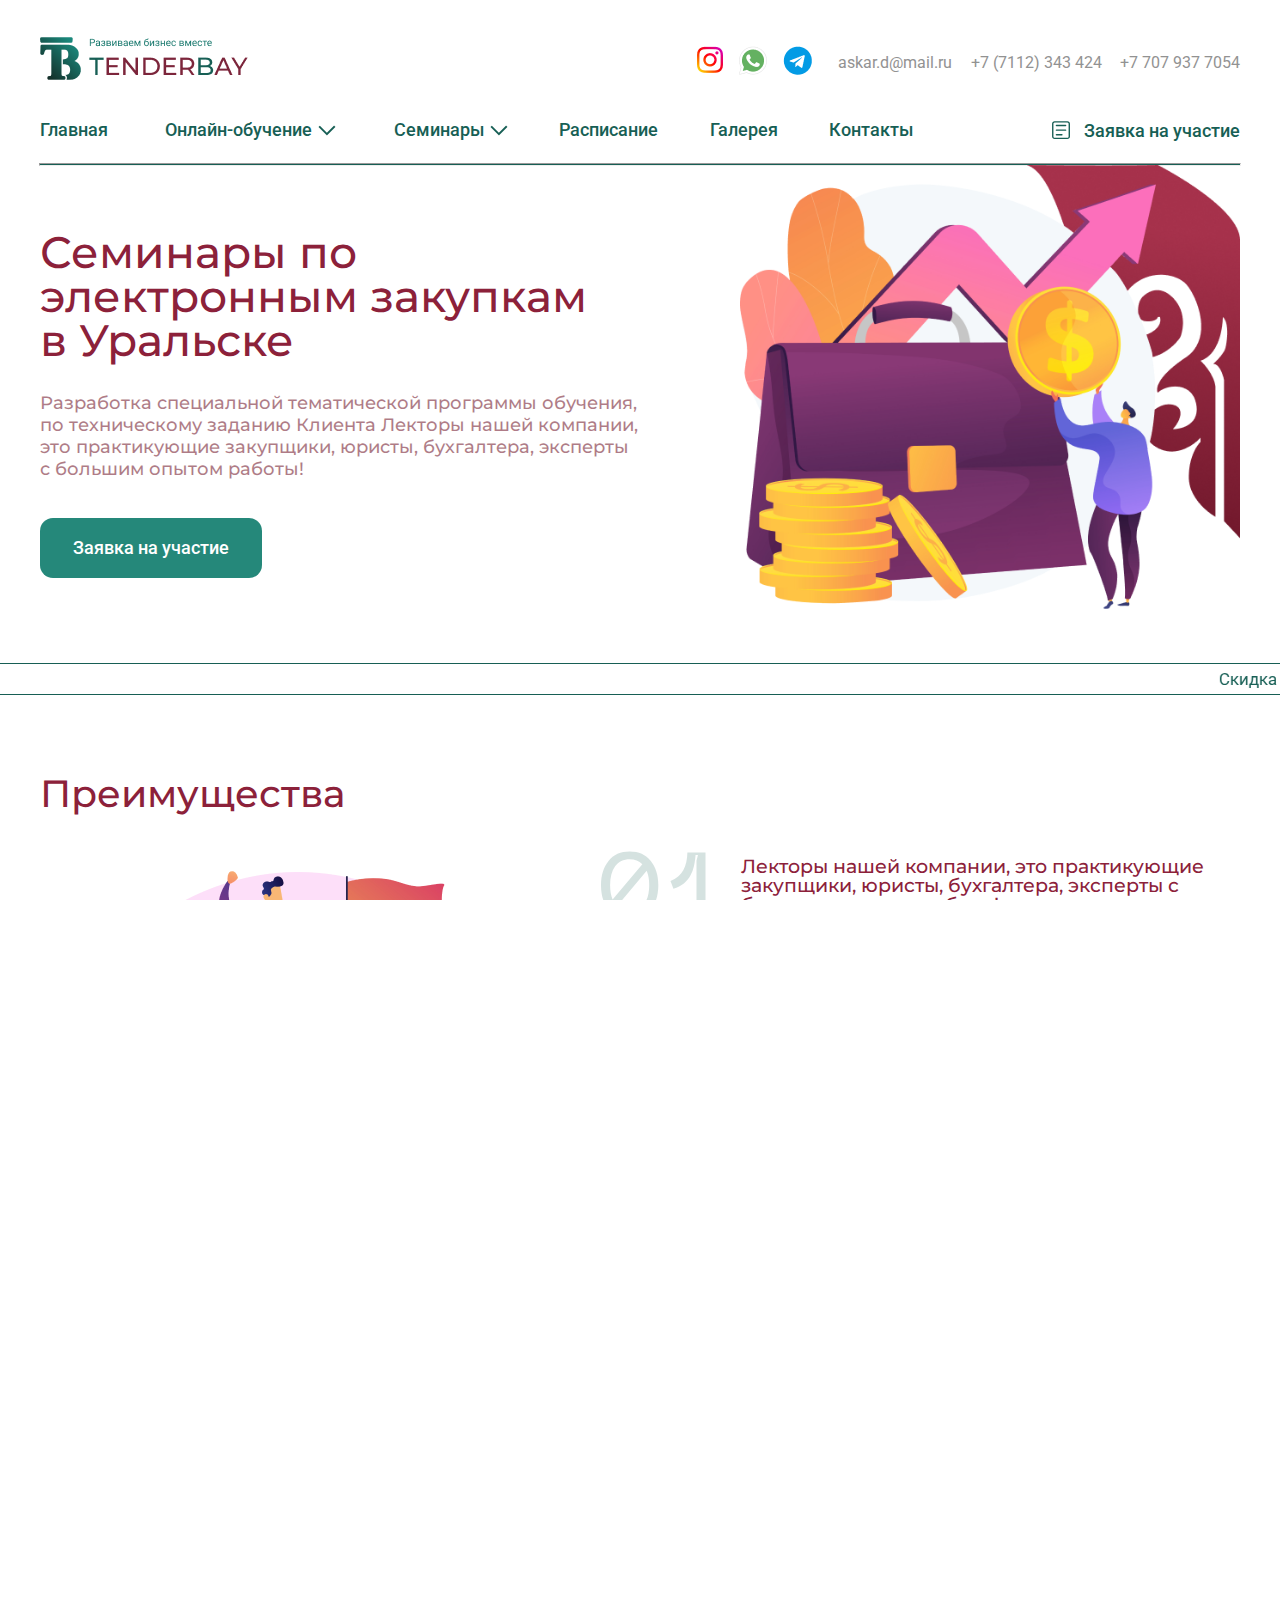
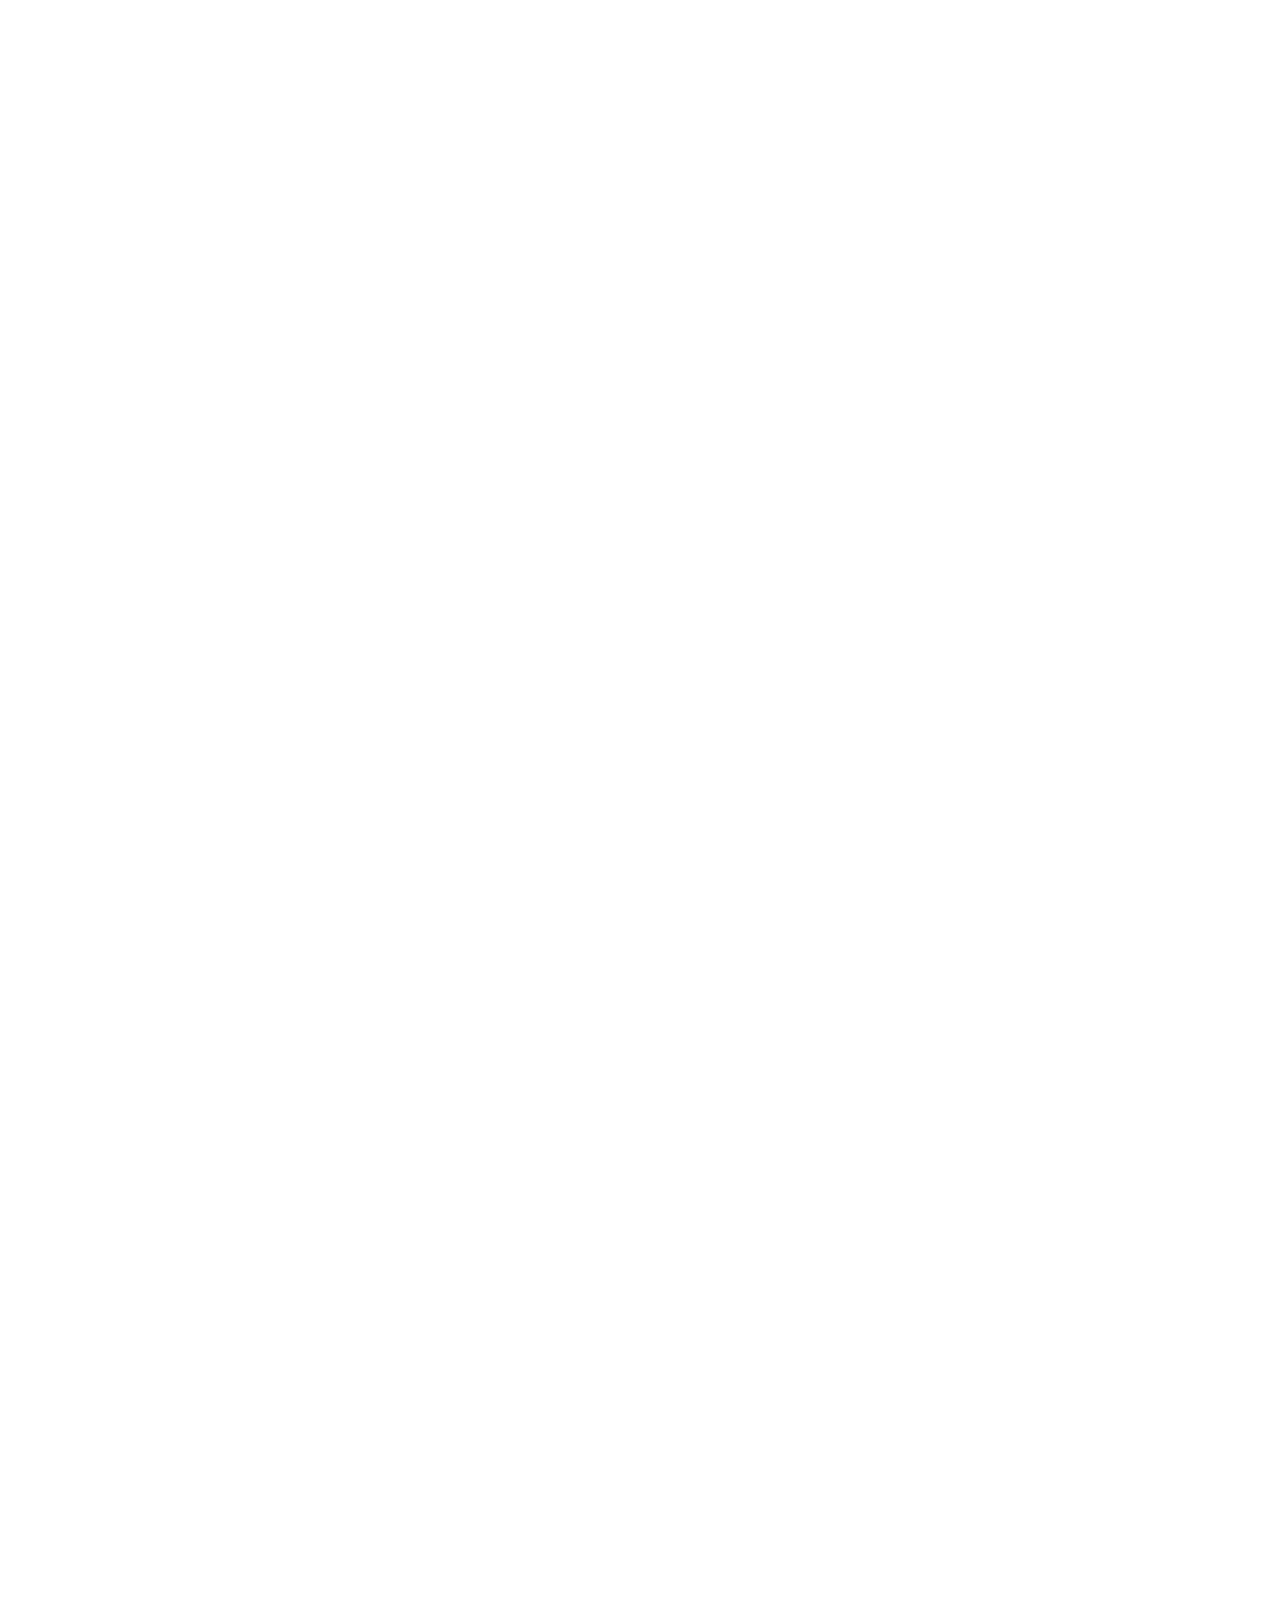
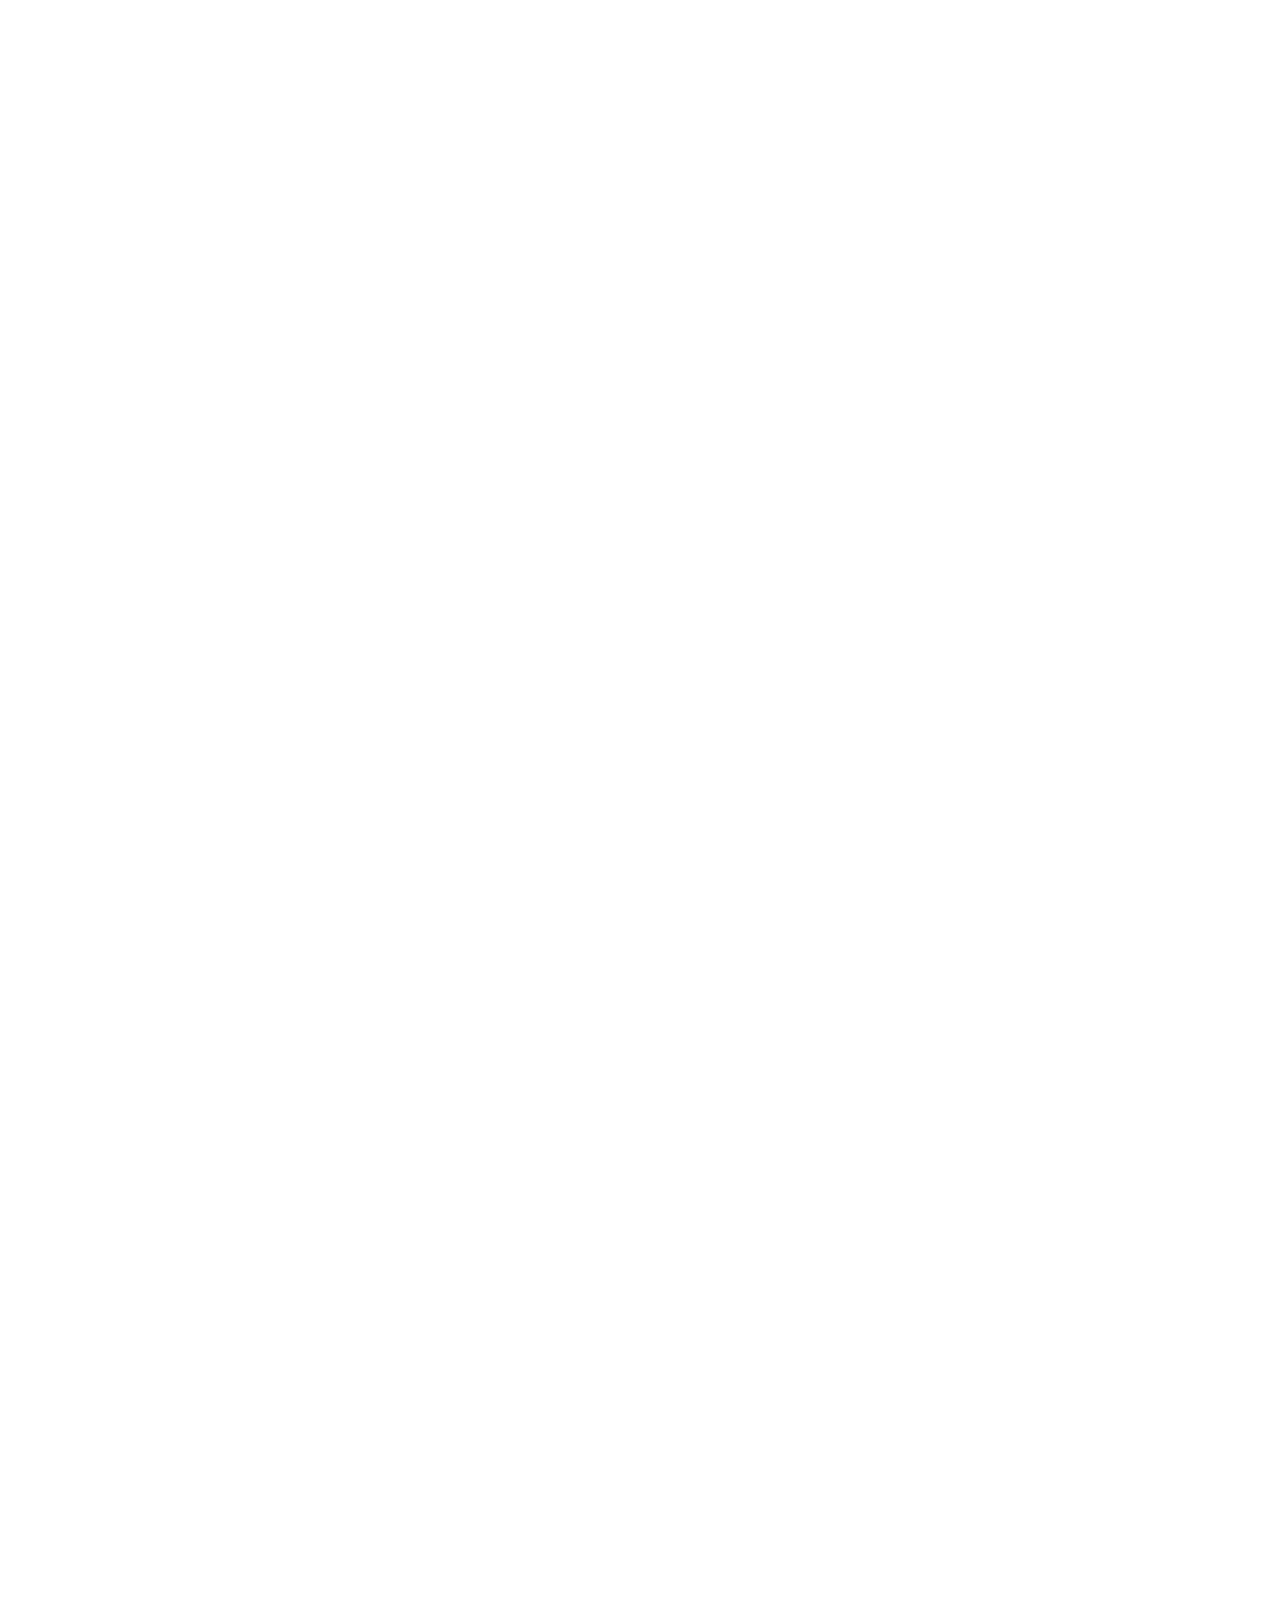
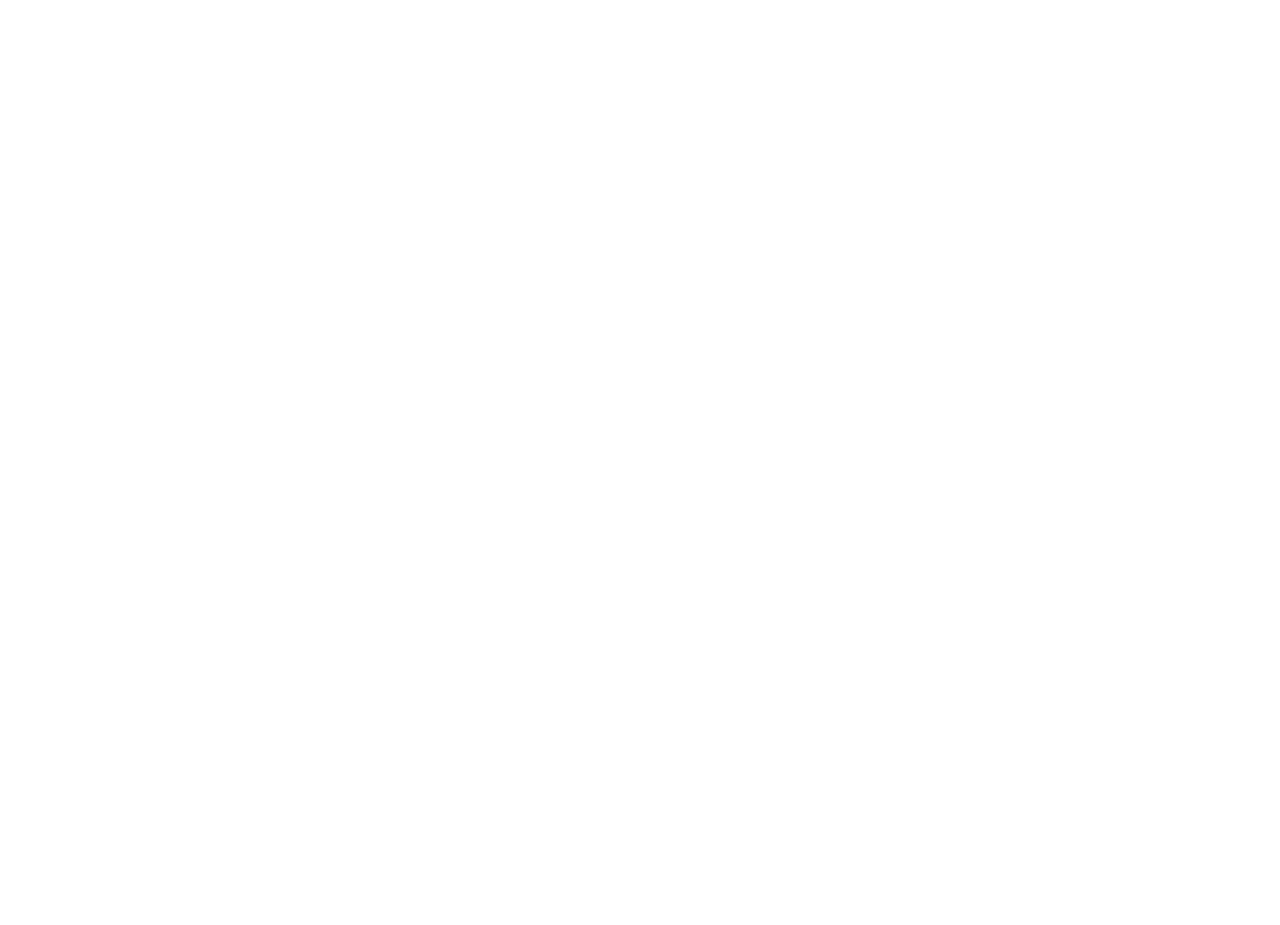
<file: index.html>
<!DOCTYPE html>
<html lang="en">

<head>
   <meta charset="UTF-8">
   <meta http-equiv="X-UA-Compatible" content="IE=edge">
   <meta name="viewport" content="width=device-width, initial-scale=1.0">
   <link rel="apple-touch-icon" sizes="180x180" href="favicon/apple-touch-icon.png">
   <link rel="icon" type="image/png" sizes="32x32" href="favicon/favicon-32x32.png">
   <link rel="icon" type="image/png" sizes="16x16" href="favicon/favicon-16x16.png">
   <link rel="manifest" href="favicon/site.webmanifest">
   <link rel="mask-icon" href="favicon/safari-pinned-tab.svg" color="#5bbad5">
   <meta name="msapplication-TileColor" content="#da532c">
   <meta name="theme-color" content="#ffffff">
   <link href="https://unpkg.com/aos@2.3.1/dist/aos.css" rel="stylesheet">
   <link rel="stylesheet" href="https://unpkg.com/swiper/swiper-bundle.min.css" />
   <link rel="stylesheet" href="style/style.css">
   <title>Главная</title>
</head>

<body>
   <header>
      <div class="container">
         <div class="header__top">
            <div class="header__wrapper">
               <div class="header__logo">
                  <img src="image/logo.png" alt="">
               </div>
               <div class="header__media">
                  <div class="header__icons">
                     <a href="https://www.instagram.com/tenderbay.kz/"><img src="image/inst.png" alt=""></a>
                     <a href="https://wa.me/77079377054?text=Здравствуйте%2C+у+меня+есть+вопрос"><img
                           src="image/whats.png" alt=""></a>
                     <a href="https://t.me/tenderbay"><img src="image/telegram.png" alt=""></a>
                  </div>
                  <div class="header__text">
                     <h3> askar.d@mail.ru</h3>
                     <h3>+7 (7112) 343 424</h3>
                     <h3>+7 707 937 7054</h3>
                  </div>
               </div>
            </div>
         </div>

         <div class="header__bottom">
            <div class="header__wrapper">
               <nav class="nav">
                  <li><a class="nav__a" href="">Главная</a></li>
                  <li><a class="nav__a a__strelka" href=""><button
                           class="header__arrow-first header__arrow">Онлайн-обучение</button>
                        <div class="header__arrow-img"><img class="header__arrow-img-img-first" src="image/strelka.png"
                              alt=""></div>
                     </a>
                  </li>
                  <div class="header__arrow-first visible first__visible">
                     <div class="fv__wrapper">
                        <ul class="fv__ul">
                           <a href="">
                              <li class="fv__ul-li">ЗАКУП ТРУ НЕДРОПОЛЬЗОВАТЕЛЯМИ УВС/УРАН/ТПИЗакуп ТРУ
                                 недропользователями
                                 УВС/УРАН/ТПИ</li>
                           </a>
                           <a href="">
                              <li class="fv__ul-li">Закупки ТРУ АО Самрук-Казына и дочерних органицазий
                              </li>
                           </a>
                           <a href="">
                              <li class="fv__ul-li">Закупки для специалистов в области здравоохранения</li>
                           </a>
                           <a href="">
                              <li class="fv__ul-li">Государственные закупки</li>
                           </a>
                        </ul>
                     </div>
                  </div>
                  <li><a class="nav__a a__strelka" href=""><button
                           class="header__arrow-second header__arrow">Семинары</button>
                        <div class="header__arrow-img"><img class="header__arrow-img-img-second" src="image/strelka.png"
                              alt=""></div>
                     </a>
                  </li>
                  <div class="header__arrow-second visible second__visible">
                     <div class="fv__wrapper">
                        <ul class="fv__ul">
                           <a href="">
                              <li class="fv__ul-li">Государственные закупки</li>
                           </a>
                           <a href="">
                              <li class="fv__ul-li">Закупки ТРУ АО Самрук-Казына и дочерних органицазий
                              </li>
                           </a>
                           <a href="">
                              <li class="fv__ul-li">Закупки для специалистов в области здравоохранения</li>
                           </a>
                           <a href="">
                              <li class="fv__ul-li">ЗАКУП ТРУ НЕДРОПОЛЬЗОВАТЕЛЯМИ УВС/УРАН/ТПИЗакуп ТРУ
                                 недропользователями
                                 УВС/УРАН/ТПИ</li>
                           </a>
                        </ul>
                     </div>
                  </div>
                  <li><a class="nav__a" href="timeTable.html">Расписание</a></li>
                  <li><a class="nav__a" href="">Галерея</a></li>
                  <li><a class="nav__a" href="">Контакты</a></li>
               </nav>
               <div class="header_burger">
                  <span></span>
               </div>
               <div class="header__form">
                  <a href="zayavkaNaObuchenie.html">
                     <img src="image/form.svg" alt="">
                     <h1>Заявка на участие</h1>
                  </a>
               </div>
            </div>
         </div>
      </div>
      <hr class="header__hr">
   </header>
   <section class="welcome">
      <div class="container">
         <div class="welcome__wrapper">
            <div class="welcome__left">
               <h1>Семинары по электронным закупкам <br>
                  в Уральске</h1>
               <p>Разработка специальной тематической программы обучения, по техническому заданию Клиента
                  Лекторы нашей компании, это практикующие закупщики, юристы, бухгалтера, эксперты с большим опытом
                  работы!
               </p>
               <a href="zayavkaNaObuchenie.html"><button>Заявка на участие</button></a>
            </div>
            <div class="welcome__right">
               <img class="welcome__image" src="image/1.png" alt="">
            </div>
         </div>
      </div>
   </section>
   <marquee class="marquee">
      <div class="marquee__wrapper">
         <div class="marquee__item">
            Скидка на семинар 5% <img src="image/Ellipse 9.svg" alt="">
         </div>
         <div class="marquee__item">
            Скидка на семинар 5% <img src="image/Ellipse 9.svg" alt="">
         </div>
         <div class="marquee__item">
            Скидка на семинар 5% <img src="image/Ellipse 9.svg" alt="">
         </div>
         <div class="marquee__item">
            Скидка на семинар 5% <img src="image/Ellipse 9.svg" alt="">
         </div>
         <div class="marquee__item">
            Скидка на семинар 5% <img src="image/Ellipse 9.svg" alt="">
         </div>
         <div class="marquee__item">
            Скидка на семинар 5% <img src="image/Ellipse 9.svg" alt="">
         </div>
         <div class="marquee__item">
            Скидка на семинар 5% <img src="image/Ellipse 9.svg" alt="">
         </div>
         <div class="marquee__item">
            Скидка на семинар 5% <img src="image/Ellipse 9.svg" alt="">
         </div>
         <div class="marquee__item">
            Скидка на семинар 5% <img src="image/Ellipse 9.svg" alt="">
         </div>
         <div class="marquee__item">
            Скидка на семинар 5% <img src="image/Ellipse 9.svg" alt="">
         </div>
      </div>
   </marquee>
   <section class="advantages">
      <div class="container">
         <div class="title">
            <h1>Преимущества</h1>
         </div>
         <div class="advantages__wrapper">
            <div class="advantages__image">
               <img src="image/2.png" alt="">
            </div>
            <div class="agvantages__text">
               <div class="advantages__item">
                  <img src="image/01.svg" alt="">
                  <p>Лекторы нашей компании, это практикующие закупщики, юристы, бухгалтера, эксперты с большим опытом
                     работы!</p>
               </div>
               <div class="advantages__item">
                  <img src="image/02.svg" alt="">
                  <p>Разработка специальной тематической программы обучения, по техническому заданию Клиента!</p>
               </div>
               <div class="advantages__item">
                  <img src="image/03.svg" alt="">
                  <p>Изучение теоретической части опровождается применением функциональных возможностей портала!</p>
               </div>
               <div class="advantages__item">
                  <img src="image/04.svg" alt="">
                  <p>Изучение закупок с момента подачи заявки до полного исполнения обязательств и решения споров!</p>
               </div>
            </div>
         </div>
      </div>
   </section>
   <section class="programs">
      <div class="container">
         <div class="programs__title title">
            <h1>Обучающие программы</h1>
         </div>
         <div class="programs__wrapper">
            <div class="programs__item">
               <div class="programs__item-content">
                  <div class="programs__item-img">
                     <img src="image/3.png" alt="">
                  </div>
                  <div class="programs__item-text">
                     <h3>"Государственные закупки" в 2021 году</h3>
                     <a href="#">Подробнее</a>
                  </div>
               </div>
            </div>
            <div class="programs__item">
               <div class="programs__item-content">
                  <div class="programs__item-img">
                     <img src="image/4.png" alt="">
                  </div>
                  <div class="programs__item-text">
                     <h3>"Закупки АО Самрук Казына" в 2021 году</h3>
                     <a href="#">Подробнее</a>
                  </div>
               </div>
            </div>
            <div class="programs__item">
               <div class="programs__item-content">
                  <div class="programs__item-img">
                     <img src="image/5.png" alt="">
                  </div>
                  <div class="programs__item-text">
                     <h3>"Закуп ТРУ Недропользователями" в 2021 году</h3>
                     <a href="#">Подробнее</a>
                  </div>
               </div>
            </div>
            <div class="programs__item">
               <div class="programs__item-content">
                  <div class="programs__item-img">
                     <img src="image/3.png" alt="">
                  </div>
                  <div class="programs__item-text">
                     <h3>"Государственные закупки" в 2021 году</h3>
                     <a href="#">Подробнее</a>
                  </div>
               </div>
            </div>
            <div class="programs__item">
               <div class="programs__item-content">
                  <div class="programs__item-img">
                     <img src="image/4.png" alt="">
                  </div>
                  <div class="programs__item-text">
                     <h3>"Закупки АО Самрук Казына" в 2021 году</h3>
                     <a href="#">Подробнее</a>
                  </div>
               </div>
            </div>
            <div class="programs__item">
               <div class="programs__item-content">
                  <div class="programs__item-img">
                     <img src="image/5.png" alt="">
                  </div>
                  <div class="programs__item-text">
                     <h3>"Закуп ТРУ Недропользователями" в 2021 году</h3>
                     <a href="#">Подробнее</a>
                  </div>
               </div>
            </div>
         </div>
      </div>
   </section>
   <section class="form">
      <div class="container">
         <div class="form__wrapper">
            <div class="form__text">
               <h1>Достигай целей вместе с Tenderbay!</h1>
               <h3>Освой новую профессию и улучши свои знания в сфере гос.закупок!</h3>
               <a href="zayavkaNaObuchenie.html"><button>Оставить заявку</button></a>
               <p>или позвоните по номерам
                  +77024250867 +77024250867</p>
            </div>
            <div class="form__image">
               <img src="image/6.png" alt="">
            </div>
         </div>
      </div>
   </section>
   <section class="stats">
      <div class="container">
         <div class="title">
            <h1>Статистика</h1>
         </div>
         <div class="stats__wrapper">
            <div class="stats__image">
               <img src="image/7.png" alt="">
            </div>
            <div class="stats__text">
               <div class="stats__text-item stats__top">
                  <div class="stats__item">
                     <h1>217</h1>
                     <p>Проведенных семинаров</p>
                  </div>
                  <div class="stats__item">
                     <h1>3000+</h1>
                     <p>Выпускников</p>
                  </div>
               </div>
               <hr class="stats__hr">
               <div class="stats__text-item stats__bottom">
                  <div class="stats__item">
                     <h1>4</h1>
                     <p>Отраслевых направлений</p>
                  </div>
                  <div class="stats__item">
                     <h1>7+</h1>
                     <p>Выигранных тендеров</p>
                  </div>
               </div>
            </div>
         </div>
      </div>
   </section>
   <section class="manag">
      <div class="container">
         <div class="manag__wrapper">
            <div class="manag__text">
               <div class="title">
                  <h1>Трудности при выборе обучющей программы?</h1>
               </div>
               <div class="manag__inputs">
                  <input placeholder="Имя" type="text">
                  <input placeholder="+7(___) ___-____" type="text">
               </div>
               <div class="manag__send">
                  <button class="manag__button">Отправить</button>
                  <p>Нажимая на кнопку, я даю свое
                     согласие на обработку моих
                     персональных данных</p>
               </div>
            </div>
            <div class="manag__image">
               <img src="image/8.png" alt="">
            </div>
         </div>
      </div>
   </section>
   <section class="last">
      <div class="container">
         <div class="title">
            <h1>Последние семинары</h1>
         </div>
         <div class="last__wrapper">
            <div class="last__item">
               <div class="last__text">
                  <div class="last__text-text">
                     <img src="image/01.png" alt="">
                     <h3>Закупки Недропользователей для начинающих поставщиков</h3>
                  </div>
                  <div class="last__text-time">
                     <h3>23.12.2021</h3>
                     <img src="image/time.png" alt="">
                  </div>
               </div>
               <div class="last__name">
                  <h3>Спикер: Аскар Дендербаев</h3>
               </div>
            </div>
            <div class="last__item">
               <div class="last__text">
                  <div class="last__text-text">
                     <img src="image/02.png" alt="">
                     <h3>Закупки Недропользователей для начинающих поставщиков</h3>
                  </div>
                  <div class="last__text-time">
                     <h3>23.12.2021</h3>
                     <img src="image/time.png" alt="">
                  </div>
               </div>
               <div class="last__name">
                  <h3>Спикер: Аскар Дендербаев</h3>
               </div>
            </div>
            <div class="last__item">
               <div class="last__text">
                  <div class="last__text-text">
                     <img src="image/03.png" alt="">
                     <h3>Закупки Недропользователей для начинающих поставщиков</h3>
                  </div>
                  <div class="last__text-time">
                     <h3>23.12.2021</h3>
                     <img src="image/time.png" alt="">
                  </div>
               </div>
               <div class="last__name">
                  <h3>Спикер: Аскар Дендербаев</h3>
               </div>
            </div>
            <div class="last__item">
               <div class="last__text">
                  <div class="last__text-text">
                     <img src="image/04.png" alt="">
                     <h3>Закупки Недропользователей для начинающих поставщиков</h3>
                  </div>
                  <div class="last__text-time">
                     <h3>23.12.2021</h3>
                     <img src="image/time.png" alt="">
                  </div>
               </div>
               <div class="last__name">
                  <h3>Спикер: Аскар Дендербаев</h3>
               </div>
            </div>
            <div class="last__item">
               <div class="last__text">
                  <div class="last__text-text">
                     <img src="image/05.png" alt="">
                     <h3>Закупки Недропользователей для начинающих поставщиков</h3>
                  </div>
                  <div class="last__text-time">
                     <h3>23.12.2021</h3>
                     <img src="image/time.png" alt="">
                  </div>
               </div>
               <div class="last__name">
                  <h3>Спикер: Аскар Дендербаев</h3>
               </div>
            </div>
            <div class="last__item">
               <div class="last__text">
                  <div class="last__text-text">
                     <img src="image/06.png" alt="">
                     <h3>Закупки Недропользователей для начинающих поставщиков</h3>
                  </div>
                  <div class="last__text-time">
                     <h3>23.12.2021</h3>
                     <img src="image/time.png" alt="">
                  </div>
               </div>
               <div class="last__name">
                  <h3>Спикер: Аскар Дендербаев</h3>
               </div>
            </div>
         </div>
      </div>
   </section>
   <section class="partners">
      <div class="container">
         <div class="title">
            <h1>Партнеры</h1>
         </div>
         <div class="swiper mySwiper">
            <div class="swiper-wrapper">
               <div class="swiper-slide swiper-slide-partners">
                  <p><img src="image/1img.png" alt=""></p>
               </div>
               <div class="swiper-slide swiper-slide-partners">
                  <p><img src="image/2img.png" alt=""></p>
               </div>
               <div class="swiper-slide swiper-slide-partners">
                  <p><img src="image/3img.png" alt=""></p>
               </div>
               <div class="swiper-slide swiper-slide-partners">
                  <p><img src="image/4img.png" alt=""></p>
               </div>
               <div class="swiper-slide swiper-slide-partners">
                  <p><img src="image/3img.png" alt=""></p>
               </div>
               <div class="swiper-slide swiper-slide-partners">
                  <p><img src="image/2img.png" alt=""></p>
               </div>
               <div class="swiper-slide swiper-slide-partners">
                  <p><img src="image/4img.png" alt=""></p>
               </div>
               <div class="swiper-slide swiper-slide-partners">
                  <p><img src="image/1img.png" alt=""></p>
               </div>
            </div>
            <div class="swiper__buttons">
               <div class="swiper-button-prev swiper__circle">
                  <img src="image/prev.svg" alt="">
               </div>
               <div class="swiper-button-next swiper__circle">
                  <img src="image/next.svg" alt="">
               </div>
               <div class="swiper-pagination">

               </div>
            </div>
         </div>
      </div>
   </section>
   <footer>
      <div class="container">
         <div class="footer__ornament">
            <img src="image/footer__ornament.png" alt="">
         </div>
         <div class="footer__wrapper">
            <div class="footer__top">
               <div class="footer__item">
                  <h1>О нас</h1>
                  <div class="footer__text footer__aboutUs">
                     <p>Учебный центр "tenderbay" - это качественное обучение в сфере закупок! <br>
                        Мы проводим семинары как для работающих, так и для начинающих специалистов.</p>
                  </div>
               </div>
               <div class="footer__item">
                  <h1>Контакты</h1>
                  <div class="footer__text footer__contacts">
                     <div class="footer__mail">
                        <h3>tenderbay.sall@gmail.com</h3>
                        <h3>tenderbay.support@gmail.com</h3>
                     </div>
                     <div class="footer__number">
                        <h3>+7(778) 108 3082</h3>
                        <h3>+7(778) 045 4812</h3>
                     </div>
                     <div class="footer__media">
                        <a href="https://www.instagram.com/tenderbay.kz/"><img src="image/f1.png" alt=""></a>
                        <a href="https://wa.me/77079377054?text=Здравствуйте%2C+у+меня+есть+вопрос"><img
                              src="image/f2.png" alt=""></a>
                        <a href="https://t.me/tenderbay"><img src="image/f3.png" alt=""></a>
                     </div>
                  </div>
               </div>
               <div class="footer__item">
                  <h1>Навигция</h1>
                  <div class="footer__text footer__nav">
                     <h3><a href="index.html">Главная</a></h3>
                     <h3><a href="">Онлайн-обучение</a></h3>
                     <h3><a href="">Семинары</a></h3>
                     <h3><a href="timeTable.html">Расписание</a></h3>
                     <h3><a href="">Галерея</a></h3>
                     <h3><a href="">Контакты</a></h3>
                  </div>
               </div>
               <div class="footer__item">
                  <h1>Ссылки на гос услуги</h1>
                  <div class="footer__text footer__a">
                     <a href="https://egov.kz/cms/ru">Портал электронного Правительства РК</a>
                     <a href="https://www.goszakup.gov.kz/">Портал Государственных закупок</a>
                     <a href="https://zakup.sk.kz/#/ext">Электронные закупки «Самрук-Қазына»</a>
                     <a href="https://reestr.nadloc.kz/ru/tender/list">Электронные закупки «Надлок»</a>
                  </div>
               </div>
            </div>
            <hr class="footer__hr">
            <div class="footer__bottom">
               <div class="footer__logo">
                  <img src="image/footer__logo.png" alt="">
               </div>
               <div class="footer__too">
                  <p>© TOO "TENDERBAY"
                     БИН 170540013815 ИИК KZ659470398920724998 БИК ALFAKZKA в АО "ДОЧЕРНИЙ БАНК "АЛЬФА-БАНК"</p>
               </div>
               <div class="footer__studio">
                  <h3>сделано веб-студией MediaLVL</h3>
               </div>
            </div>
         </div>
      </div>
   </footer>

   <script src="https://ajax.googleapis.com/ajax/libs/jquery/3.5.1/jquery.min.js"></script>
   <script src="https://unpkg.com/swiper/swiper-bundle.min.js"></script>
   <script src="js/main.js"></script>
</body>

</html>
</file>
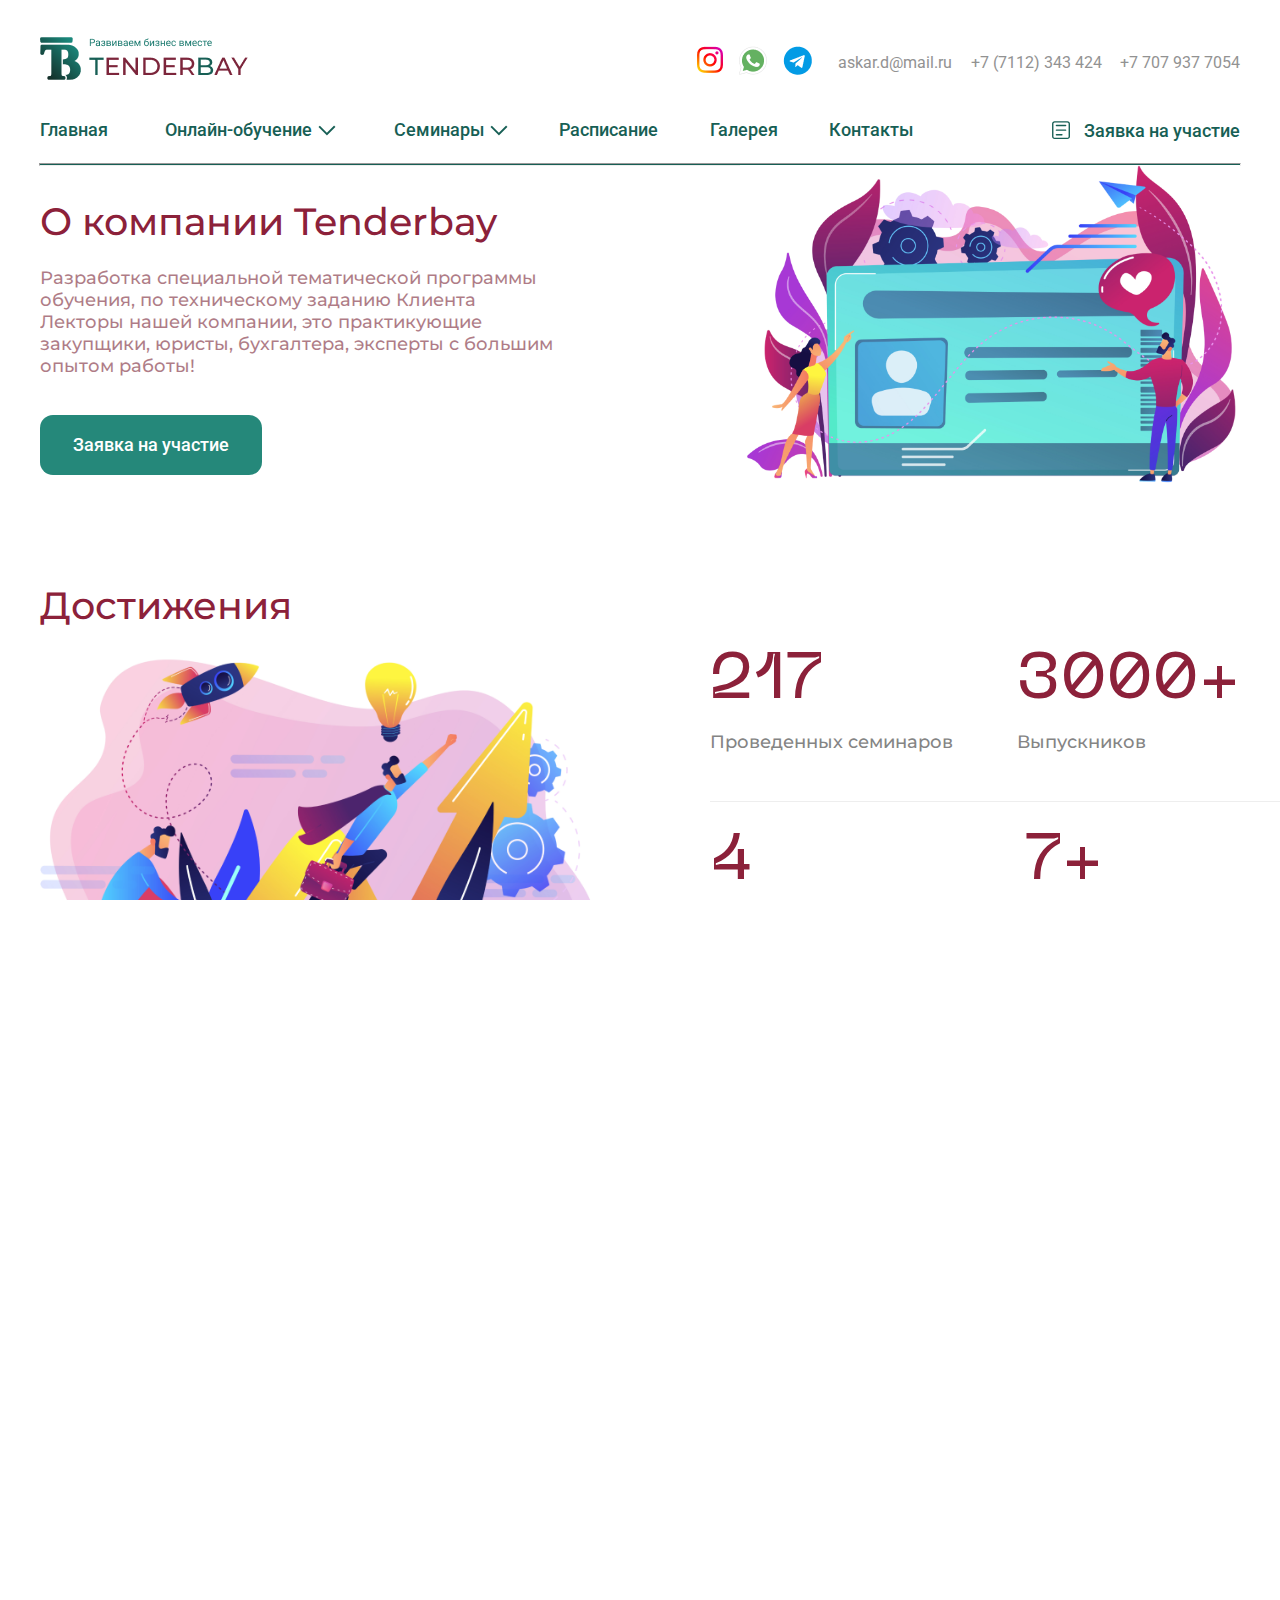
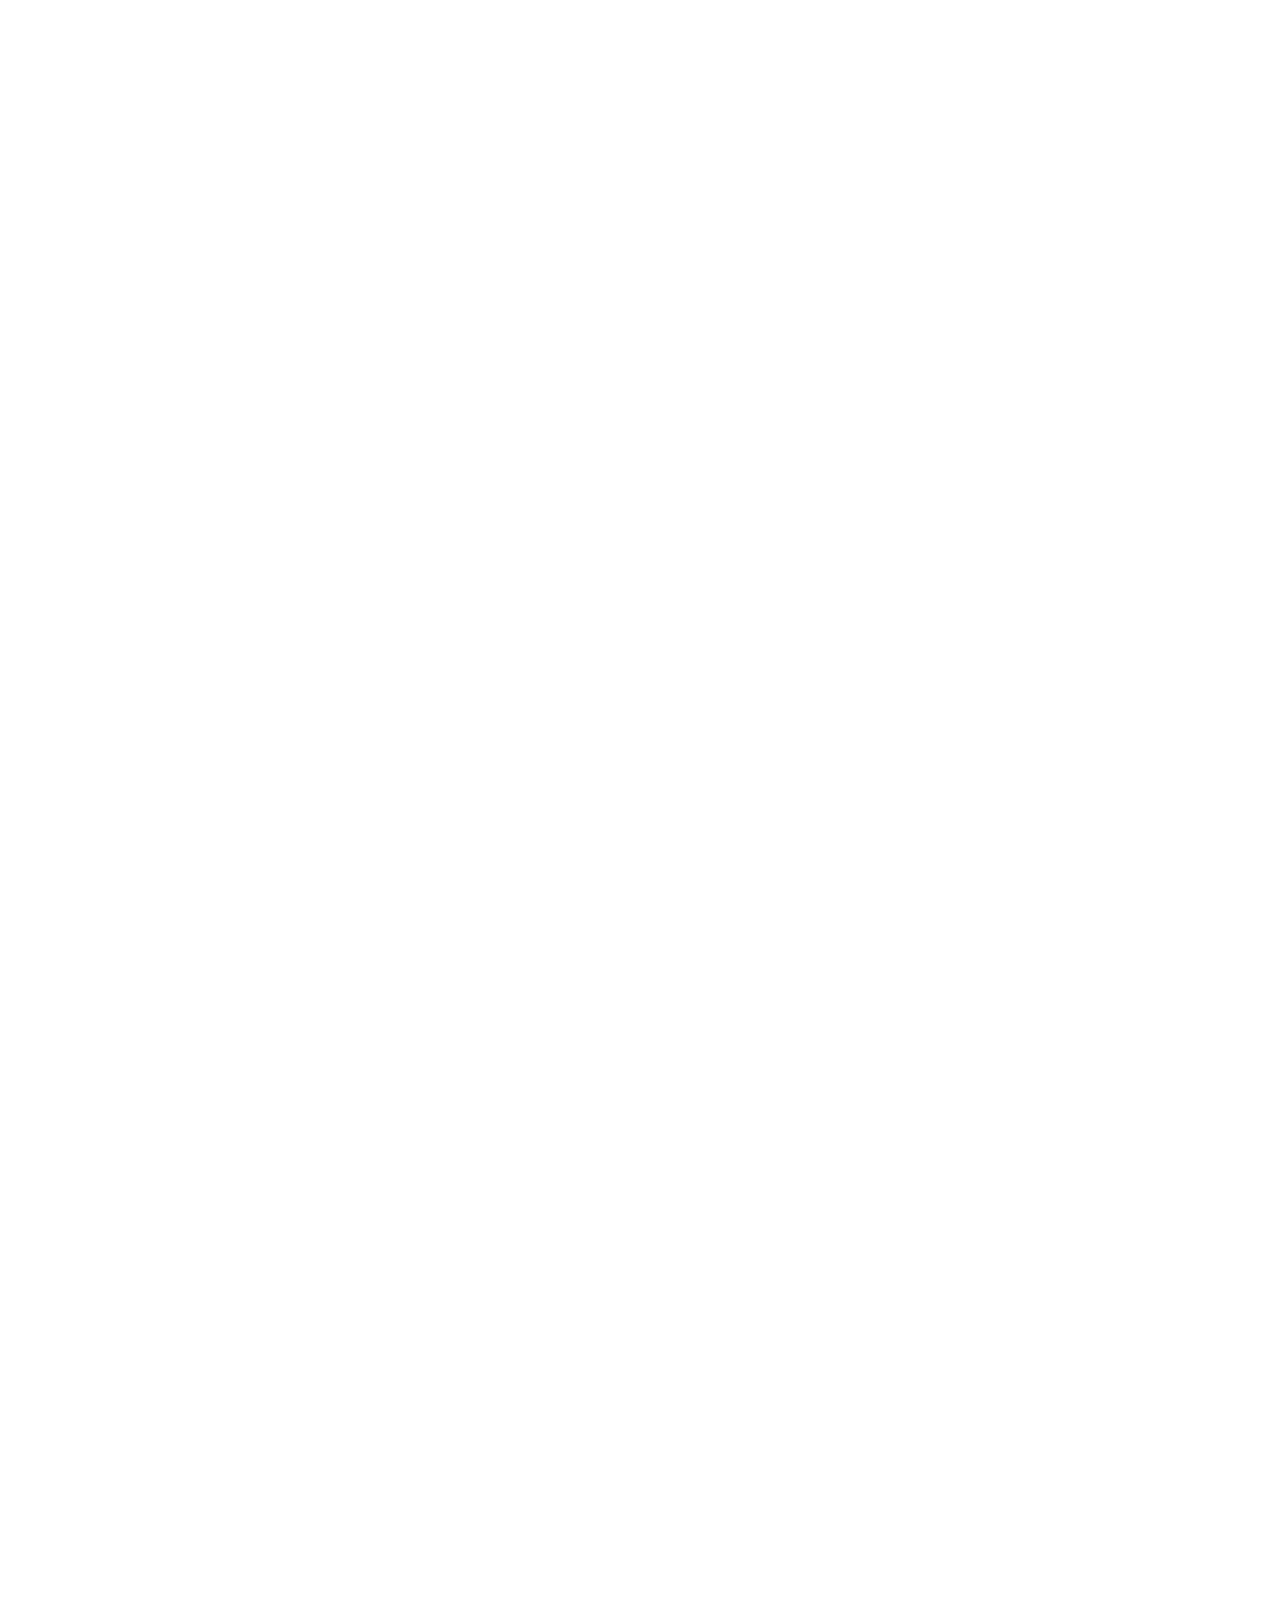
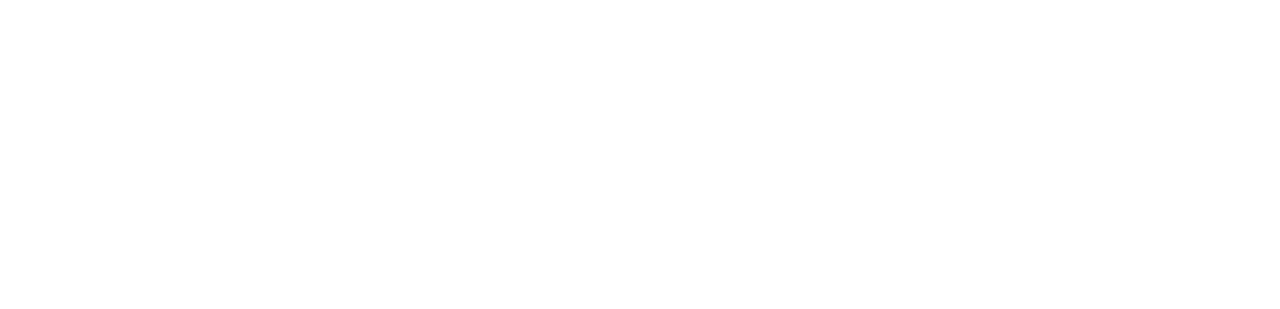
<file: aboutCompany.html>
<!DOCTYPE html>
<html lang="en">

<head>
   <meta charset="UTF-8">
   <meta http-equiv="X-UA-Compatible" content="IE=edge">
   <meta name="viewport" content="width=device-width, initial-scale=1.0">
   <link rel="apple-touch-icon" sizes="180x180" href="favicon/apple-touch-icon.png">
   <link rel="icon" type="image/png" sizes="32x32" href="favicon/favicon-32x32.png">
   <link rel="icon" type="image/png" sizes="16x16" href="favicon/favicon-16x16.png">
   <link rel="manifest" href="favicon/site.webmanifest">
   <link rel="mask-icon" href="favicon/safari-pinned-tab.svg" color="#5bbad5">
   <meta name="msapplication-TileColor" content="#da532c">
   <meta name="theme-color" content="#ffffff">
   <link href="https://unpkg.com/aos@2.3.1/dist/aos.css" rel="stylesheet">
   <link rel="stylesheet" href="https://unpkg.com/swiper/swiper-bundle.min.css" />
   <link rel="stylesheet" href="style/style.css">
   <title>О компании</title>
</head>

<body>
   <header>
      <div class="container">
         <div class="header__top">
            <div class="header__wrapper">
               <div class="header__logo">
                  <img src="image/logo.png" alt="">
               </div>
               <div class="header__media">
                  <div class="header__icons">
                     <a href="https://www.instagram.com/tenderbay.kz/"><img src="image/inst.png" alt=""></a>
                     <a href="#"><img src="image/whats.png" alt=""></a>
                     <a href="#"><img src="image/telegram.png" alt=""></a>
                  </div>
                  <div class="header__text">
                     <h3> askar.d@mail.ru</h3>
                     <h3>+7 (7112) 343 424</h3>
                     <h3>+7 707 937 7054</h3>
                  </div>
               </div>
            </div>
         </div>

         <div class="header__bottom">
            <div class="header__wrapper">
               <nav class="nav">
                  <li><a class="nav__a" href="">Главная</a></li>
                  <li><a class="nav__a a__strelka" href=""><button
                           class="header__arrow-first header__arrow">Онлайн-обучение</button>
                        <div class="header__arrow-img"><img class="header__arrow-img-img-first" src="image/strelka.png"
                              alt=""></div>
                     </a>
                  </li>
                  <div class="header__arrow-first visible first__visible">
                     <div class="fv__wrapper">
                        <ul class="fv__ul">
                           <a href="">
                              <li class="fv__ul-li">ЗАКУП ТРУ НЕДРОПОЛЬЗОВАТЕЛЯМИ УВС/УРАН/ТПИЗакуп ТРУ
                                 недропользователями
                                 УВС/УРАН/ТПИ</li>
                           </a>
                           <a href="">
                              <li class="fv__ul-li">Закупки ТРУ АО Самрук-Казына и дочерних органицазий
                              </li>
                           </a>
                           <a href="">
                              <li class="fv__ul-li">Закупки для специалистов в области здравоохранения</li>
                           </a>
                           <a href="">
                              <li class="fv__ul-li">Государственные закупки</li>
                           </a>
                        </ul>
                     </div>
                  </div>
                  <li><a class="nav__a a__strelka" href=""><button
                           class="header__arrow-second header__arrow">Семинары</button>
                        <div class="header__arrow-img"><img class="header__arrow-img-img-second" src="image/strelka.png"
                              alt=""></div>
                     </a>
                  </li>
                  <div class="header__arrow-second visible second__visible">
                     <div class="fv__wrapper">
                        <ul class="fv__ul">
                           <a href="">
                              <li class="fv__ul-li">Государственные закупки</li>
                           </a>
                           <a href="">
                              <li class="fv__ul-li">Закупки ТРУ АО Самрук-Казына и дочерних органицазий
                              </li>
                           </a>
                           <a href="">
                              <li class="fv__ul-li">Закупки для специалистов в области здравоохранения</li>
                           </a>
                           <a href="">
                              <li class="fv__ul-li">ЗАКУП ТРУ НЕДРОПОЛЬЗОВАТЕЛЯМИ УВС/УРАН/ТПИЗакуп ТРУ
                                 недропользователями
                                 УВС/УРАН/ТПИ</li>
                           </a>
                        </ul>
                     </div>
                  </div>
                  <li><a class="nav__a" href="">Расписание</a></li>
                  <li><a class="nav__a" href="">Галерея</a></li>
                  <li><a class="nav__a" href="">Контакты</a></li>
               </nav>
               <div class="header_burger">
                  <span></span>
               </div>
               <div class="header__form">
                  <a href="">
                     <img src="image/form.svg" alt="">
                     <h1>Заявка на участие</h1>
                  </a>
               </div>
            </div>
         </div>
      </div>
      <hr class="header__hr">
   </header>
   <section class="welcome welcome__aboutCompany">
      <div class="container">
         <div class="welcome__wrapper">
            <div class="welcome__left">
               <h1>О компании Tenderbay </h1>
               <p>Разработка специальной тематической программы обучения, по техническому заданию Клиента
                  Лекторы нашей компании, это практикующие закупщики, юристы, бухгалтера, эксперты с большим опытом
                  работы!
               </p>
               <a href=""><button>Заявка на участие</button></a>
            </div>
            <div class="welcome__right">
               <img class="welcome__image" src="image/p25.png" alt="">
            </div>
         </div>
      </div>
   </section>
   <section class="stats stats__aboutCompany">
      <div class="container">
         <div class="title">
            <h1>Достижения</h1>
         </div>
         <div class="stats__wrapper">
            <div class="stats__image">
               <img src="image/p26.png" alt="">
            </div>
            <div class="stats__text">
               <div class="stats__text-item stats__top">
                  <div class="stats__item">
                     <h1>217</h1>
                     <p>Проведенных семинаров</p>
                  </div>
                  <div class="stats__item">
                     <h1>3000+</h1>
                     <p>Выпускников</p>
                  </div>
               </div>
               <hr class="stats__hr">
               <div class="stats__text-item stats__bottom">
                  <div class="stats__item">
                     <h1>4</h1>
                     <p>Отраслевых направлений</p>
                  </div>
                  <div class="stats__item">
                     <h1>7+</h1>
                     <p>Выигранных тендеров</p>
                  </div>
               </div>
            </div>
         </div>
      </div>
   </section>
   <section class="team">
      <div class="container">
         <div class="title">
            <h1>Команда</h1>
         </div>
         <div class="team__wrapper">
            <div class="team__item">
               <div class="team__image">
                  <img src="image/team1.png" alt="">
               </div>
               <div class="team__text">
                  <h3>Руководитель</h3>
                  <h1>Дендербай Асқар Жуанұлы</h1>
               </div>
            </div>
            <div class="team__item">
               <div class="team__image">
                  <img src="image/team1.png" alt="">
               </div>
               <div class="team__text">
                  <h3>Руководитель</h3>
                  <h1>Дендербай Асқар Жуанұлы</h1>
               </div>
            </div>
            <div class="team__item">
               <div class="team__image">
                  <img src="image/team1.png" alt="">
               </div>
               <div class="team__text">
                  <h3>Руководитель</h3>
                  <h1>Дендербай Асқар Жуанұлы</h1>
               </div>
            </div>
         </div>
      </div>
   </section>
   <section class="partners">
      <div class="container">
         <div class="title">
            <h1>Партнеры</h1>
         </div>
         <div class="swiper mySwiper">
            <div class="swiper-wrapper">
               <div class="swiper-slide swiper-slide-partners">
                  <p><img src="image/1img.png" alt=""></p>
               </div>
               <div class="swiper-slide swiper-slide-partners">
                  <p><img src="image/2img.png" alt=""></p>
               </div>
               <div class="swiper-slide swiper-slide-partners">
                  <p><img src="image/3img.png" alt=""></p>
               </div>
               <div class="swiper-slide swiper-slide-partners">
                  <p><img src="image/4img.png" alt=""></p>
               </div>
               <div class="swiper-slide swiper-slide-partners">
                  <p><img src="image/3img.png" alt=""></p>
               </div>
               <div class="swiper-slide swiper-slide-partners">
                  <p><img src="image/2img.png" alt=""></p>
               </div>
               <div class="swiper-slide swiper-slide-partners">
                  <p><img src="image/4img.png" alt=""></p>
               </div>
               <div class="swiper-slide swiper-slide-partners">
                  <p><img src="image/1img.png" alt=""></p>
               </div>
            </div>
            <div class="swiper__buttons">
               <div class="swiper-button-prev swiper__circle">
                  <img src="image/prev.svg" alt="">
               </div>
               <div class="swiper-button-next swiper__circle">
                  <img src="image/next.svg" alt="">
               </div>
               <div class="swiper-pagination">

               </div>
            </div>
         </div>
      </div>
   </section>
   <section class="partners partners__aboutCompany">
      <div class="container">
         <div class="title">
            <h1>Партнеры</h1>
         </div>
         <div class="swiper mySwiper">
            <div class="swiper-wrapper">
               <div class="swiper-slide swiper-slide-achivement">
                  <p><img src="image/docpng.png" alt=""></p>
               </div>
               <div class="swiper-slide swiper-slide-achivement">
                  <p><img src="image/docpng.png" alt=""></p>
               </div>
               <div class="swiper-slide swiper-slide-achivement">
                  <p><img src="image/docpng.png" alt=""></p>
               </div>
               <div class="swiper-slide swiper-slide-achivement">
                  <p><img src="image/docpng.png" alt=""></p>
               </div>
               <div class="swiper-slide swiper-slide-achivement">
                  <p><img src="image/docpng.png" alt=""></p>
               </div>
               <div class="swiper-slide swiper-slide-achivement">
                  <p><img src="image/docpng.png" alt=""></p>
               </div>
               <div class="swiper-slide swiper-slide-achivement">
                  <p><img src="image/docpng.png" alt=""></p>
               </div>
               <div class="swiper-slide swiper-slide-achivement">
                  <p><img src="image/docpng.png" alt=""></p>
               </div>
            </div>
            <div class="swiper__buttons">
               <div class="swiper-button-prev swiper__circle">
                  <img src="image/prev.svg" alt="">
               </div>
               <div class="swiper-button-next swiper__circle">
                  <img src="image/next.svg" alt="">
               </div>
               <div class="swiper-pagination">

               </div>
            </div>
         </div>
      </div>
   </section>
   <footer>
      <div class="container">
         <div class="footer__ornament">
            <img src="image/footer__ornament.png" alt="">
         </div>
         <div class="footer__wrapper">
            <div class="footer__top">
               <div class="footer__item">
                  <h1>О нас</h1>
                  <div class="footer__text footer__aboutUs">
                     <p>Учебный центр "tenderbay" - это качественное обучение в сфере закупок! <br>
                        Мы проводим семинары как для работающих, так и для начинающих специалистов.</p>
                  </div>
               </div>
               <div class="footer__item">
                  <h1>Контакты</h1>
                  <div class="footer__text footer__contacts">
                     <div class="footer__mail">
                        <h3>tenderbay.sall@gmail.com</h3>
                        <h3>tenderbay.support@gmail.com</h3>
                     </div>
                     <div class="footer__number">
                        <h3>+7(778) 108 3082</h3>
                        <h3>+7(778) 045 4812</h3>
                     </div>
                     <div class="footer__media">
                        <a href=""><img src="image/f1.png" alt=""></a>
                        <a href=""><img src="image/f2.png" alt=""></a>
                        <a href=""><img src="image/f3.png" alt=""></a>
                     </div>
                  </div>
               </div>
               <div class="footer__item">
                  <h1>Навигция</h1>
                  <div class="footer__text footer__nav">
                     <h3><a href="">Главная</a></h3>
                     <h3><a href="">Онлайн-обучение</a></h3>
                     <h3><a href="">Семинары</a></h3>
                     <h3><a href="">Расписание</a></h3>
                     <h3><a href="">Галерея</a></h3>
                     <h3><a href="">Контакты</a></h3>
                  </div>
               </div>
               <div class="footer__item">
                  <h1>Ссылки на гос услуги</h1>
                  <div class="footer__text footer__a">
                     <a href="https://egov.kz/cms/ru">Портал электронного Правительства РК</a>
                     <a href="https://www.goszakup.gov.kz/">Портал Государственных закупок</a>
                     <a href="https://zakup.sk.kz/#/ext">Электронные закупки «Самрук-Қазына»</a>
                     <a href="https://reestr.nadloc.kz/ru/tender/list">Электронные закупки «Надлок»</a>
                  </div>
               </div>
            </div>
            <hr class="footer__hr">
            <div class="footer__bottom">
               <div class="footer__logo">
                  <img src="image/footer__logo.png" alt="">
               </div>
               <div class="footer__too">
                  <p>© TOO "TENDERBAY"
                     БИН 170540013815 ИИК KZ659470398920724998 БИК ALFAKZKA в АО "ДОЧЕРНИЙ БАНК "АЛЬФА-БАНК"</p>
               </div>
               <div class="footer__studio">
                  <h3>сделано веб-студией MediaLVL</h3>
               </div>
            </div>
         </div>
      </div>
   </footer>

   <script src="https://ajax.googleapis.com/ajax/libs/jquery/3.5.1/jquery.min.js"></script>
   <script src="https://unpkg.com/swiper/swiper-bundle.min.js"></script>
   <script src="js/main.js"></script>
</body>

</html>
</file>
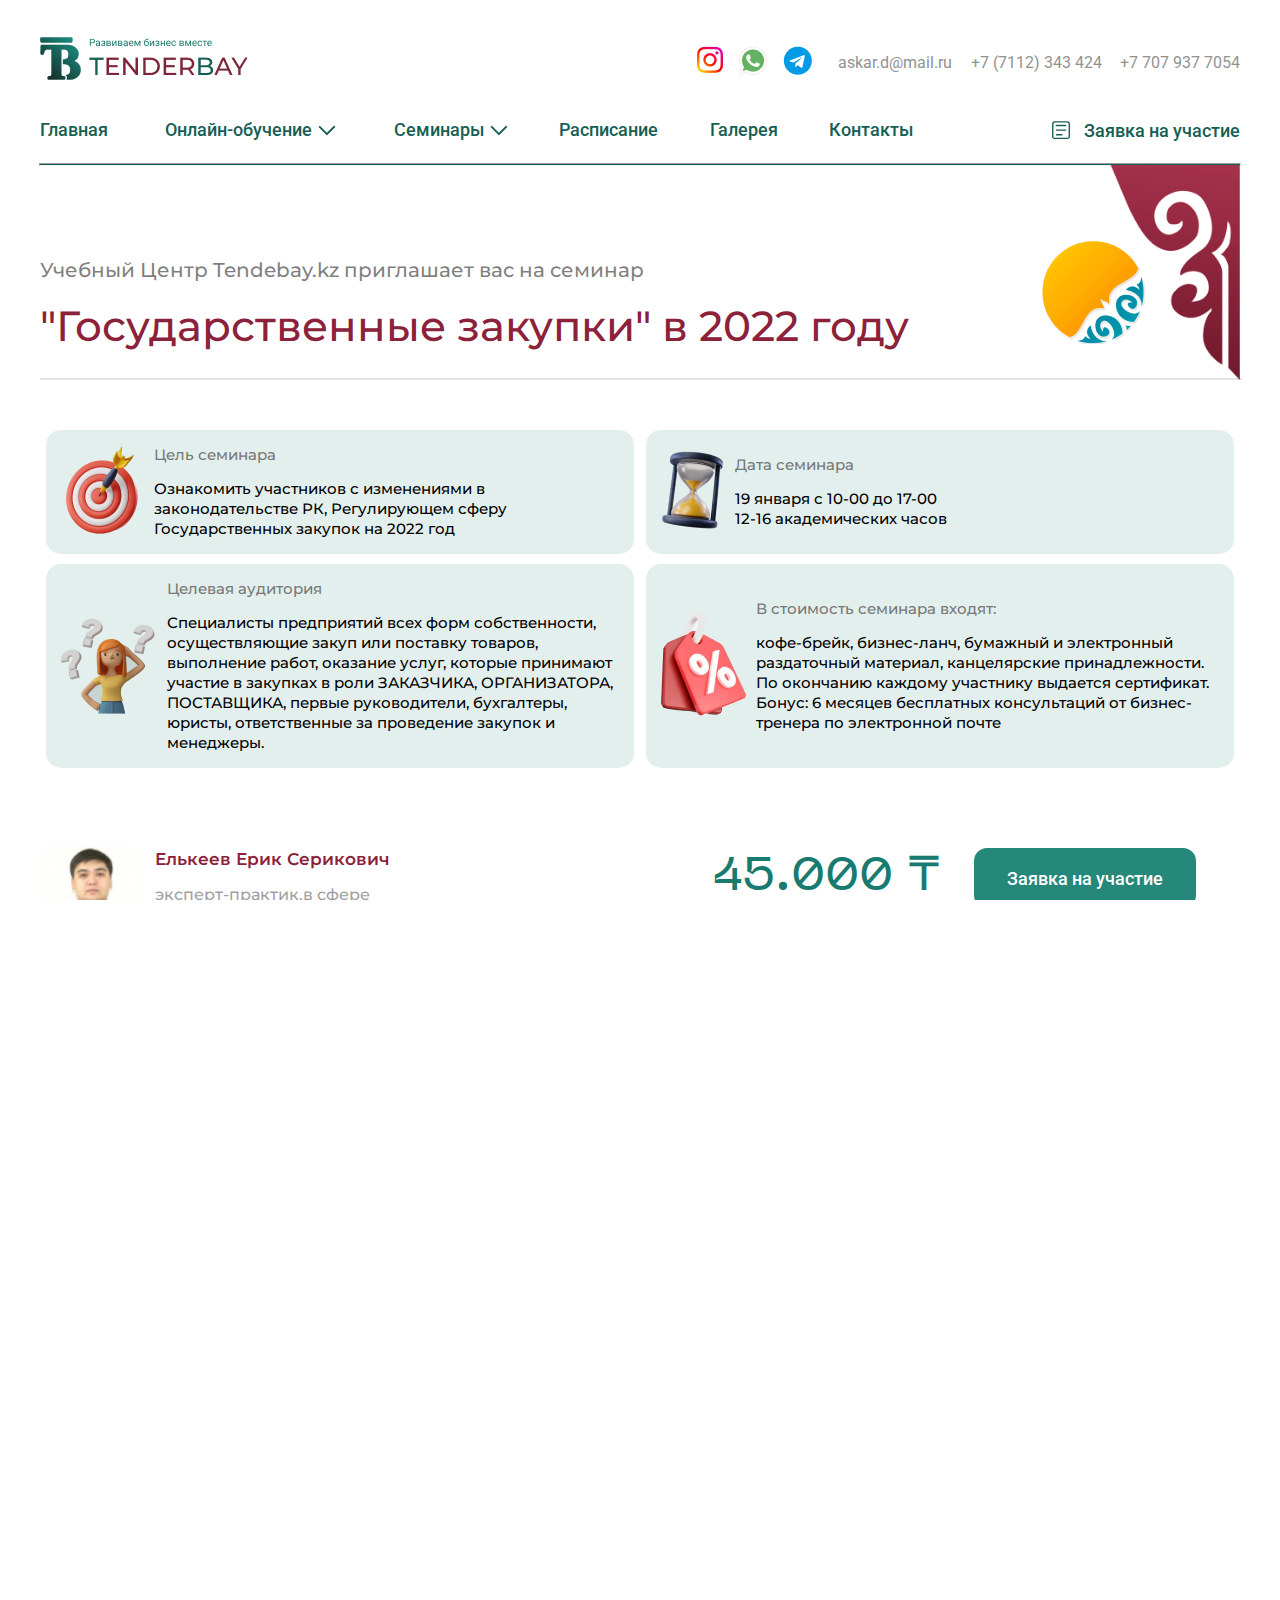
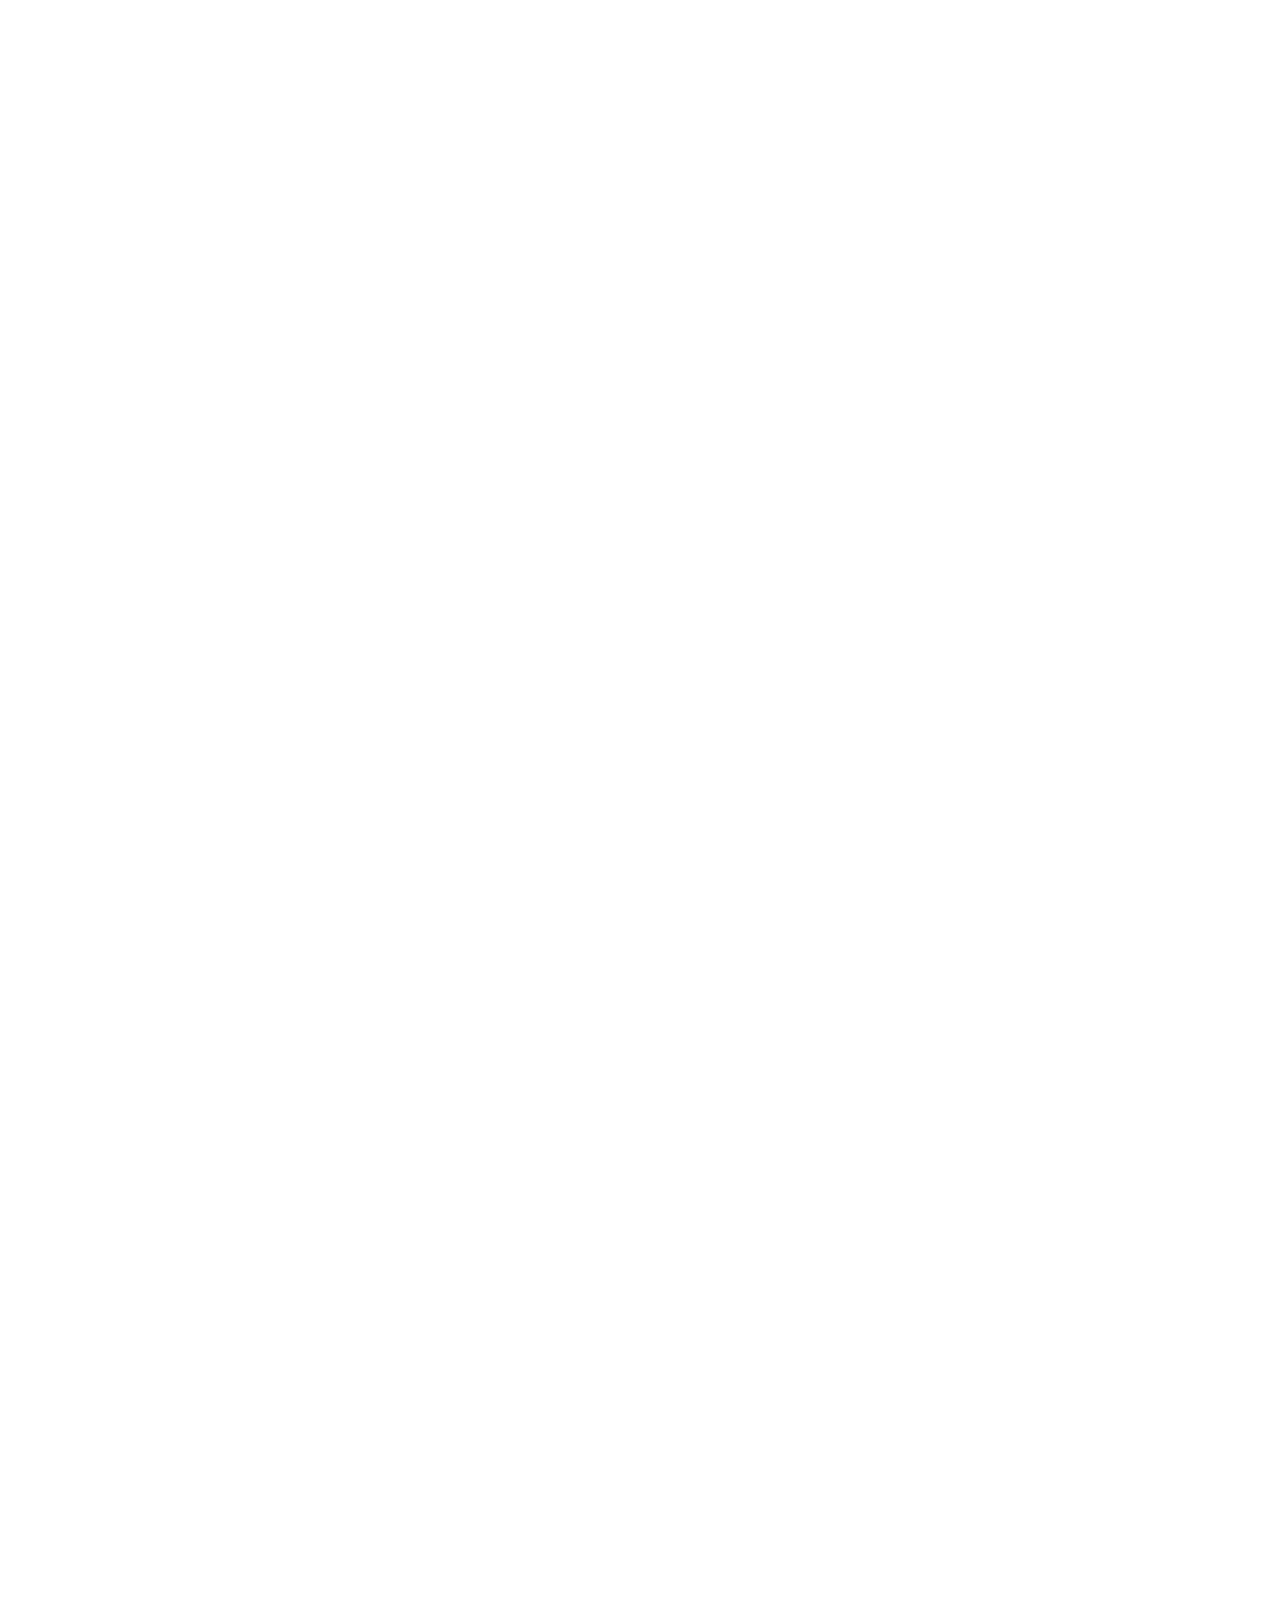
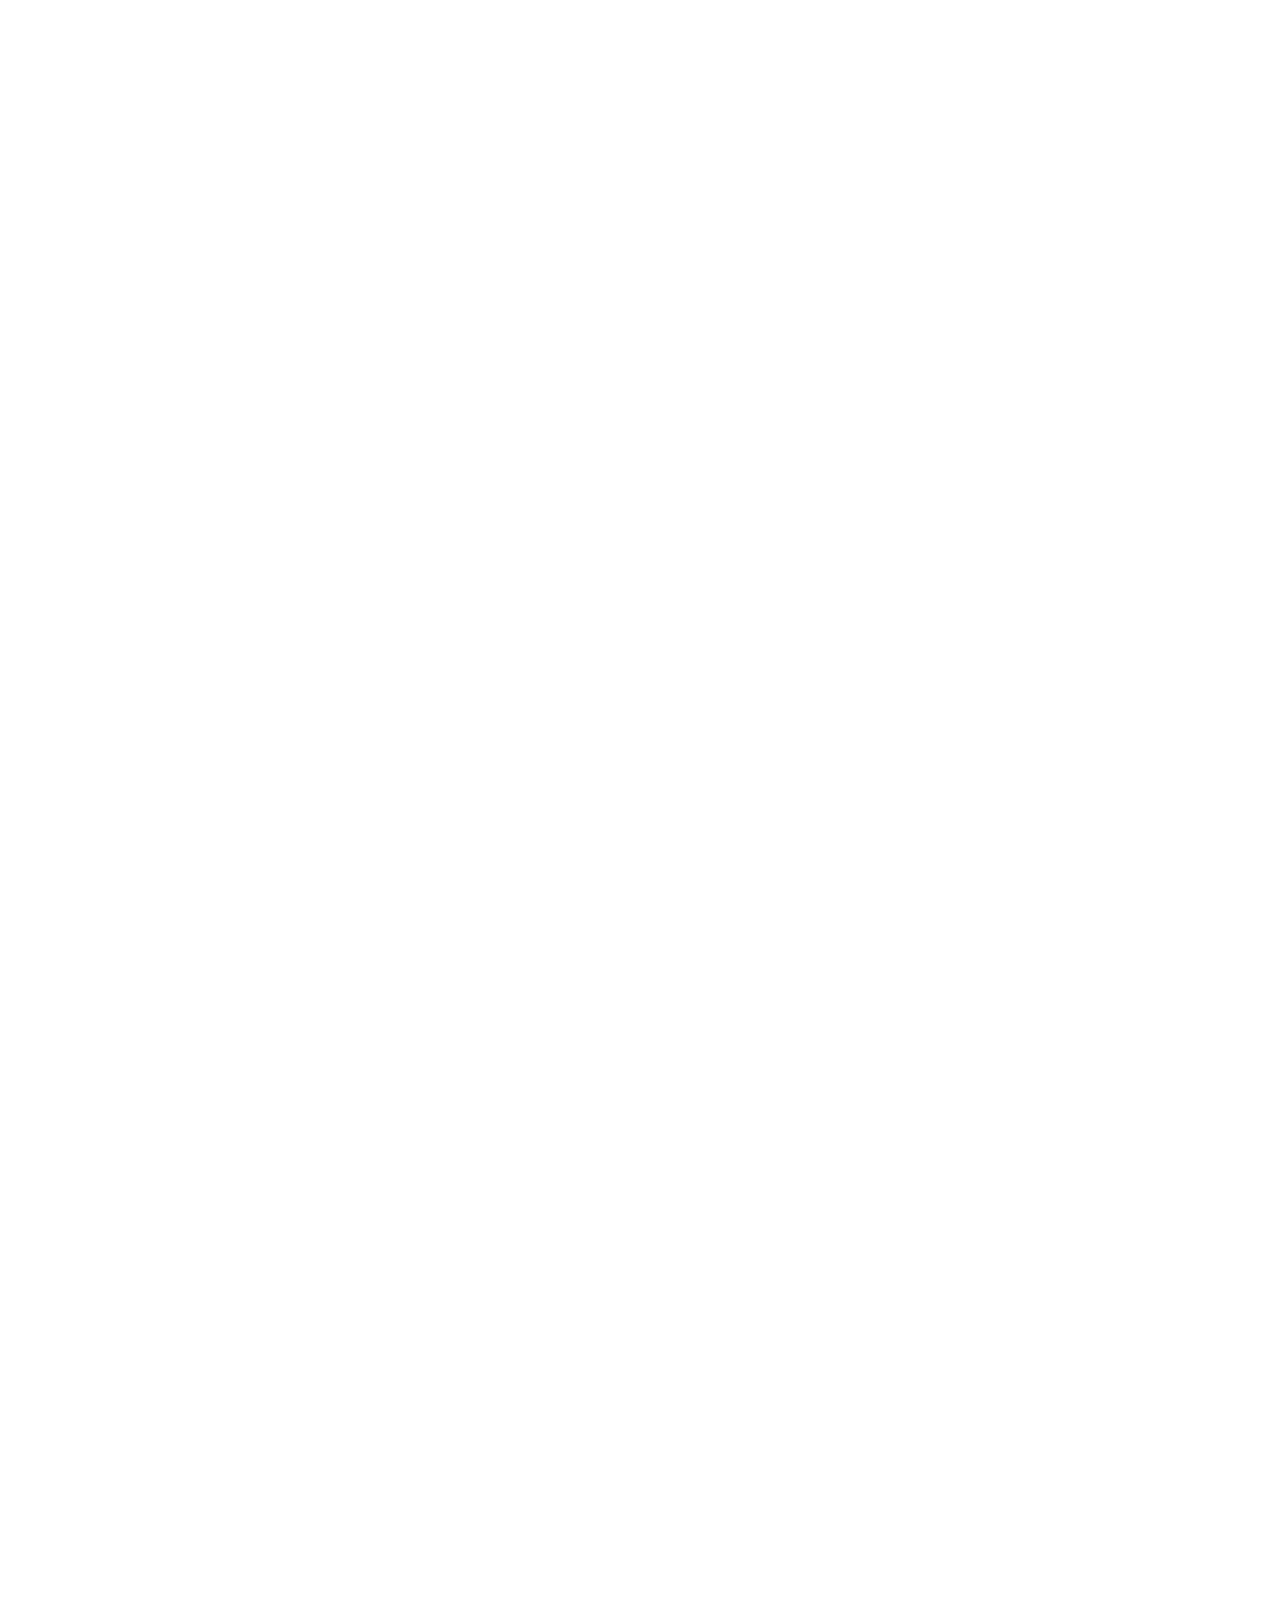
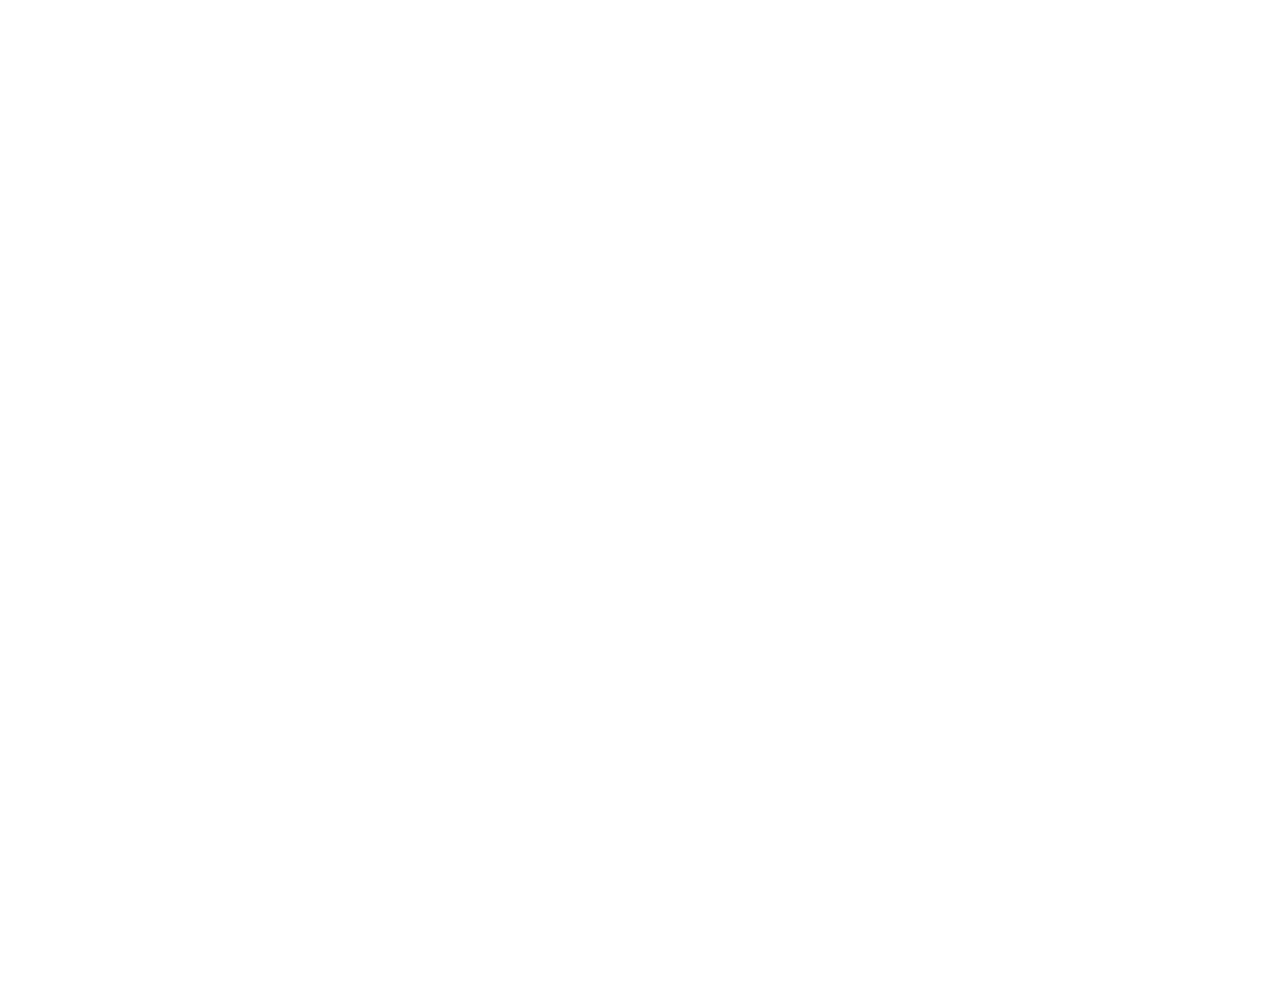
<file: aboutSeminar.html>
<!DOCTYPE html>
<html lang="en">

<head>
   <meta charset="UTF-8">
   <meta http-equiv="X-UA-Compatible" content="IE=edge">
   <meta name="viewport" content="width=device-width, initial-scale=1.0">
   <link rel="apple-touch-icon" sizes="180x180" href="favicon/apple-touch-icon.png">
   <link rel="icon" type="image/png" sizes="32x32" href="favicon/favicon-32x32.png">
   <link rel="icon" type="image/png" sizes="16x16" href="favicon/favicon-16x16.png">
   <link rel="manifest" href="favicon/site.webmanifest">
   <link rel="mask-icon" href="favicon/safari-pinned-tab.svg" color="#5bbad5">
   <meta name="msapplication-TileColor" content="#da532c">
   <meta name="theme-color" content="#ffffff">
   <link href="https://unpkg.com/aos@2.3.1/dist/aos.css" rel="stylesheet">
   <link rel="stylesheet" href="https://unpkg.com/swiper/swiper-bundle.min.css" />
   <link rel="stylesheet" href="style/style.css">
   <title>О семинаре</title>
</head>

<body>
   <header>
      <div class="container">
         <div class="header__top">
            <div class="header__wrapper">
               <div class="header__logo">
                  <img src="image/logo.png" alt="">
               </div>
               <div class="header__media">
                  <div class="header__icons">
                     <a href="https://www.instagram.com/tenderbay.kz/"><img src="image/inst.png" alt=""></a>
                     <a href="#"><img src="image/whats.png" alt=""></a>
                     <a href="#"><img src="image/telegram.png" alt=""></a>
                  </div>
                  <div class="header__text">
                     <h3> askar.d@mail.ru</h3>
                     <h3>+7 (7112) 343 424</h3>
                     <h3>+7 707 937 7054</h3>
                  </div>
               </div>
            </div>
         </div>

         <div class="header__bottom">
            <div class="header__wrapper">
               <nav class="nav">
                  <li><a class="nav__a" href="">Главная</a></li>
                  <li><a class="nav__a a__strelka" href=""><button
                           class="header__arrow-first header__arrow">Онлайн-обучение</button>
                        <div class="header__arrow-img"><img class="header__arrow-img-img-first" src="image/strelka.png"
                              alt=""></div>
                     </a>
                  </li>
                  <div class="header__arrow-first visible first__visible">
                     <div class="fv__wrapper">
                        <ul class="fv__ul">
                           <a href="">
                              <li class="fv__ul-li">ЗАКУП ТРУ НЕДРОПОЛЬЗОВАТЕЛЯМИ УВС/УРАН/ТПИЗакуп ТРУ
                                 недропользователями
                                 УВС/УРАН/ТПИ</li>
                           </a>
                           <a href="">
                              <li class="fv__ul-li">Закупки ТРУ АО Самрук-Казына и дочерних органицазий
                              </li>
                           </a>
                           <a href="">
                              <li class="fv__ul-li">Закупки для специалистов в области здравоохранения</li>
                           </a>
                           <a href="">
                              <li class="fv__ul-li">Государственные закупки</li>
                           </a>
                        </ul>
                     </div>
                  </div>
                  <li><a class="nav__a a__strelka" href=""><button
                           class="header__arrow-second header__arrow">Семинары</button>
                        <div class="header__arrow-img"><img class="header__arrow-img-img-second" src="image/strelka.png"
                              alt=""></div>
                     </a>
                  </li>
                  <div class="header__arrow-second visible second__visible">
                     <div class="fv__wrapper">
                        <ul class="fv__ul">
                           <a href="">
                              <li class="fv__ul-li">Государственные закупки</li>
                           </a>
                           <a href="">
                              <li class="fv__ul-li">Закупки ТРУ АО Самрук-Казына и дочерних органицазий
                              </li>
                           </a>
                           <a href="">
                              <li class="fv__ul-li">Закупки для специалистов в области здравоохранения</li>
                           </a>
                           <a href="">
                              <li class="fv__ul-li">ЗАКУП ТРУ НЕДРОПОЛЬЗОВАТЕЛЯМИ УВС/УРАН/ТПИЗакуп ТРУ
                                 недропользователями
                                 УВС/УРАН/ТПИ</li>
                           </a>
                        </ul>
                     </div>
                  </div>
                  <li><a class="nav__a" href="">Расписание</a></li>
                  <li><a class="nav__a" href="">Галерея</a></li>
                  <li><a class="nav__a" href="">Контакты</a></li>
               </nav>
               <div class="header_burger">
                  <span></span>
               </div>
               <div class="header__form">
                  <a href="">
                     <img src="image/form.svg" alt="">
                     <h1>Заявка на участие</h1>
                  </a>
               </div>
            </div>
         </div>
      </div>
      <hr class="header__hr">
   </header>
   <section class="aboutSeminar">
      <div class="container">
         <div class="ornamentTitle">
            <img src="image/ornamentTitle.png" alt="">
         </div>
         <div class="titleImg">
            <div class="titleImg__text">
               <h2>Учебный Центр Tendebay.kz приглашает вас на семинар</h2>
               <h1>"Государственные закупки" в 2022 году</h1>
            </div>
            <div class="titleImg__image">
               <img src="image/aS1.png" alt="">
            </div>
         </div>
         <hr class="titleHr">
         <div class="aboutSeminar__wrapper">
            <div class="aboutSeminar__item">
               <div class="aboutSeminar__image">
                  <img src="image/aboutSeminar1.png" alt="">
               </div>
               <div class="aboutSeminar__text">
                  <h3>Цель семинара</h3>
                  <p>Ознакомить участников с изменениями в законодательстве РК,
                     Регулирующем сферу Государственных закупок на 2022 год
                  </p>
               </div>
            </div>
            <div class="aboutSeminar__item">
               <div class="aboutSeminar__image">
                  <img src="image/aboutSeminar2.png" alt="">
               </div>
               <div class="aboutSeminar__text">
                  <h3>Дата семинара</h3>
                  <p>
                     19 января
                     с 10-00 до 17-00 <br>
                     12-16 академических часов
                  </p>
               </div>
            </div>
            <div class="aboutSeminar__item">
               <div class="aboutSeminar__image">
                  <img src="image/aboutSeminar3.png" alt="">
               </div>
               <div class="aboutSeminar__text">
                  <h3>Целевая аудитория</h3>
                  <p>Специалисты предприятий всех форм собственности, осуществляющие закуп или поставку товаров,
                     выполнение работ, оказание услуг, которые принимают участие в закупках в роли ЗАКАЗЧИКА,
                     ОРГАНИЗАТОРА, ПОСТАВЩИКА, первые руководители, бухгалтеры, юристы, ответственные за проведение
                     закупок и менеджеры.
                  </p>
               </div>
            </div>
            <div class="aboutSeminar__item">
               <div class="aboutSeminar__image">
                  <img src="image/aboutSeminar4.png" alt="">
               </div>
               <div class="aboutSeminar__text">
                  <h3>В стоимость семинара входят:
                  </h3>
                  <p>кофе-брейк, бизнес-ланч,
                     бумажный и электронный раздаточный материал,
                     канцелярские принадлежности.
                     По окончанию каждому участнику выдается сертификат.
                     Бонус: 6 месяцев бесплатных консультаций от бизнес-тренера
                     по электронной почте
                  </p>
               </div>
            </div>
         </div>
         <div class="aboutSeminar__bottom">
            <div class="aboutSeminar__profile">
               <div class="aboutSeminar__spiker">
                  <div class="aboutSeminar__spiker-item">
                     <div class="aboutSeminar__spiker-image">
                        <img src="image/profile1.png" alt="">
                     </div>
                     <div class="aboutSeminar__spiker-text">
                        <h1>Елькеев Ерик Серикович</h1>
                        <p>эксперт-практик,в сфере государственных и корпоративных закупок</p>
                     </div>
                  </div>
                  <div class="aboutSeminar__spiker-item">
                     <div class="aboutSeminar__spiker-image">
                        <img src="image/profile2.png" alt="">
                     </div>
                     <div class="aboutSeminar__spiker-text">
                        <h1>Дендербай Асқар Жуанұлы</h1>
                        <p>директор учебного центра по обучению и
                           сопровождению закупок.</p>
                     </div>
                  </div>
               </div>
            </div>
            <div class="aboutSeminar__right">
               <h1>45.000 ₸</h1>
               <button>Заявка на участие</button>
            </div>
         </div>
      </div>
   </section>
   <section class="advantages advantagesAboutSeminar">
      <div class="container">
         <div class="title">
            <h1>Какие вопросы будут рассматриваться на семинарах?</h1>
         </div>
         <div class="advantages__wrapper advantagesAboutSeminar__wrapper">
            <div class="advantages__image">
               <img src="image/522.png" alt="">
            </div>
            <div class="agvantages__text">
               <div class="advantages__item">
                  <img src="image/01.svg" alt="">
                  <p>Детальное рассмотрение внесенных изменений, дополнений, исключений</p>
               </div>
               <div class="advantages__item">
                  <img src="image/02.svg" alt="">
                  <p>Изменения которые вступают в силу с 01.01.2022</p>
               </div>
               <div class="advantages__item">
                  <img src="image/03.svg" alt="">
                  <p>Планирование закупок по предварительному
                     му/годовому плану закупок</p>
               </div>
               <div class="advantages__item">
                  <img src="image/04.svg" alt="">
                  <p>Способы закупок
                     конкурс, аукцион, запрос ценовых
                     предложений, один источник
                     (процесс
                     организации и
                     участия)</p>
               </div>
            </div>
         </div>
      </div>
   </section>
   <section class="programSeminar">
      <div class="container">
         <div class="title">
            <h1>Программа семинара</h1>
         </div>
         <div class="programSeminar__text">
            <div class="programSeminar__item">
               <h1>Техническая спецификация</h1>
               <p>с 1 января 2022 года:
                  исключение ст.39 п.3 пп.42, за исключением акиматов сел, поселков и городов районного значения до 3000
                  МРП
                  новый способ ЭЛЕКТРОННЫЙ МАГАЗИН
                  увеличение порога для ЗЦП до 8000 МРП
                  в ЗЦП исключение возможности указывать бренд, товарный знак и прочее до 1000 МРП
                  внедрение демпинга в ЗЦП
                  три новых вида конкурса по перечням

                  внедрение внесения 3% через электронный кошелек
                  Новый алгоритм действий в АУКЦИОНЕ

                  уточнение сроков для внесения обеспечения исполнения договора
                  новые основания для дополнительного соглашения по договору
                  СОГЛАСИТЕЛЬНАЯ КОМИССИЯ для исключения поставщиков из РНУ
                  Перечни, когда должен привлекаться эксперт и проводится конкурс
                  Обновленные перечни по ведению реестров и выбора способа закупок
                  Изменения в законодательстве на 2022 год.
                  Электронный магазин как самостоятельный конкурентный способ.
               </p>
            </div>
            <div class="programSeminar__item">
               <h1>Ответственность Заказчиков и Организаторов.</h1>
               <p>с 1 января 2022 года:
                  исключение ст.39 п.3 пп.42, за исключением акиматов сел, поселков и городов районного значения до 3000
                  МРП
                  новый способ ЭЛЕКТРОННЫЙ МАГАЗИН
                  увеличение порога для ЗЦП до 8000 МРП
                  в ЗЦП исключение возможности указывать бренд, товарный знак и прочее до 1000 МРП
                  внедрение демпинга в ЗЦП
                  три новых вида конкурса по перечням

                  внедрение внесения 3% через электронный кошелек
                  Новый алгоритм действий в АУКЦИОНЕ

                  уточнение сроков для внесения обеспечения исполнения договора
                  новые основания для дополнительного соглашения по договору
                  СОГЛАСИТЕЛЬНАЯ КОМИССИЯ для исключения поставщиков из РНУ
                  Перечни, когда должен привлекаться эксперт и проводится конкурс
                  Обновленные перечни по ведению реестров и выбора способа закупок
                  Изменения в законодательстве на 2022 год.
                  Электронный магазин как самостоятельный конкурентный способ.
               </p>
            </div>
         </div>
      </div>
   </section>
   <section class="last">
      <div class="container">
         <div class="title">
            <h1>Последние семинары</h1>
         </div>
         <div class="last__wrapper">
            <div class="last__item">
               <div class="last__text">
                  <div class="last__text-text">
                     <img src="image/01.png" alt="">
                     <h3>Закупки Недропользователей для начинающих поставщиков</h3>
                  </div>
                  <div class="last__text-time">
                     <h3>23.12.2021</h3>
                     <img src="image/time.png" alt="">
                  </div>
               </div>
               <div class="last__name">
                  <h3>Спикер: Аскар Дендербаев</h3>
               </div>
            </div>
            <div class="last__item">
               <div class="last__text">
                  <div class="last__text-text">
                     <img src="image/02.png" alt="">
                     <h3>Закупки Недропользователей для начинающих поставщиков</h3>
                  </div>
                  <div class="last__text-time">
                     <h3>23.12.2021</h3>
                     <img src="image/time.png" alt="">
                  </div>
               </div>
               <div class="last__name">
                  <h3>Спикер: Аскар Дендербаев</h3>
               </div>
            </div>
            <div class="last__item">
               <div class="last__text">
                  <div class="last__text-text">
                     <img src="image/03.png" alt="">
                     <h3>Закупки Недропользователей для начинающих поставщиков</h3>
                  </div>
                  <div class="last__text-time">
                     <h3>23.12.2021</h3>
                     <img src="image/time.png" alt="">
                  </div>
               </div>
               <div class="last__name">
                  <h3>Спикер: Аскар Дендербаев</h3>
               </div>
            </div>
            <div class="last__item">
               <div class="last__text">
                  <div class="last__text-text">
                     <img src="image/04.png" alt="">
                     <h3>Закупки Недропользователей для начинающих поставщиков</h3>
                  </div>
                  <div class="last__text-time">
                     <h3>23.12.2021</h3>
                     <img src="image/time.png" alt="">
                  </div>
               </div>
               <div class="last__name">
                  <h3>Спикер: Аскар Дендербаев</h3>
               </div>
            </div>
            <div class="last__item">
               <div class="last__text">
                  <div class="last__text-text">
                     <img src="image/05.png" alt="">
                     <h3>Закупки Недропользователей для начинающих поставщиков</h3>
                  </div>
                  <div class="last__text-time">
                     <h3>23.12.2021</h3>
                     <img src="image/time.png" alt="">
                  </div>
               </div>
               <div class="last__name">
                  <h3>Спикер: Аскар Дендербаев</h3>
               </div>
            </div>
            <div class="last__item">
               <div class="last__text">
                  <div class="last__text-text">
                     <img src="image/06.png" alt="">
                     <h3>Закупки Недропользователей для начинающих поставщиков</h3>
                  </div>
                  <div class="last__text-time">
                     <h3>23.12.2021</h3>
                     <img src="image/time.png" alt="">
                  </div>
               </div>
               <div class="last__name">
                  <h3>Спикер: Аскар Дендербаев</h3>
               </div>
            </div>
         </div>
      </div>
   </section>
   <section class="form">
      <div class="container">
         <div class="form__wrapper">
            <div class="form__text">
               <h1>Достигай целей вместе с Tenderbay!</h1>
               <h3>Освой новую профессию и улучши свои знания в сфере гос.закупок!</h3>
               <a href="#"><button>Оставить заявку</button></a>
               <p>или позвоните по номерам
                  +77024250867 +77024250867</p>
            </div>
            <div class="form__image">
               <img src="image/6.png" alt="">
            </div>
         </div>
      </div>
   </section>
   <section class="programs anyPrograms">
      <div class="container">
         <div class="programs__title title">
            <h1>Другие обучающие программы</h1>
         </div>
         <div class="programs__wrapper">
            <div class="programs__item">
               <div class="programs__item-content">
                  <div class="programs__item-img">
                     <img src="image/3.png" alt="">
                  </div>
                  <div class="programs__item-text">
                     <h3>"Государственные закупки" в 2021 году</h3>
                     <a href="#">Подробнее</a>
                  </div>
               </div>
            </div>
            <div class="programs__item">
               <div class="programs__item-content">
                  <div class="programs__item-img">
                     <img src="image/4.png" alt="">
                  </div>
                  <div class="programs__item-text">
                     <h3>"Закупки АО Самрук Казына" в 2021 году</h3>
                     <a href="#">Подробнее</a>
                  </div>
               </div>
            </div>
            <div class="programs__item">
               <div class="programs__item-content">
                  <div class="programs__item-img">
                     <img src="image/5.png" alt="">
                  </div>
                  <div class="programs__item-text">
                     <h3>"Закуп ТРУ Недропользователями" в 2021 году</h3>
                     <a href="#">Подробнее</a>
                  </div>
               </div>
            </div>
         </div>
      </div>
   </section>
   <section class="manag difManag">
      <div class="container">
         <div class="manag__wrapper">
            <div class="manag__text">
               <div class="title">
                  <h1>Трудности при выборе обучющей программы?</h1>
               </div>
               <div class="manag__inputs">
                  <input placeholder="Имя" type="text">
                  <input placeholder="+7(___) ___-____" type="text">
               </div>
               <div class="manag__send">
                  <button class="manag__button">Отправить</button>
                  <p>Нажимая на кнопку, я даю свое
                     согласие на обработку моих
                     персональных данных</p>
               </div>
            </div>
            <div class="manag__image">
               <img src="image/8.png" alt="">
            </div>
         </div>
      </div>
   </section>
   <footer>
      <div class="container">
         <div class="footer__ornament">
            <img src="image/footer__ornament.png" alt="">
         </div>
         <div class="footer__wrapper">
            <div class="footer__top">
               <div class="footer__item">
                  <h1>О нас</h1>
                  <div class="footer__text footer__aboutUs">
                     <p>Учебный центр "tenderbay" - это качественное обучение в сфере закупок! <br>
                        Мы проводим семинары как для работающих, так и для начинающих специалистов.</p>
                  </div>
               </div>
               <div class="footer__item">
                  <h1>Контакты</h1>
                  <div class="footer__text footer__contacts">
                     <div class="footer__mail">
                        <h3>tenderbay.sall@gmail.com</h3>
                        <h3>tenderbay.support@gmail.com</h3>
                     </div>
                     <div class="footer__number">
                        <h3>+7(778) 108 3082</h3>
                        <h3>+7(778) 045 4812</h3>
                     </div>
                     <div class="footer__media">
                        <a href=""><img src="image/f1.png" alt=""></a>
                        <a href=""><img src="image/f2.png" alt=""></a>
                        <a href=""><img src="image/f3.png" alt=""></a>
                     </div>
                  </div>
               </div>
               <div class="footer__item">
                  <h1>Навигция</h1>
                  <div class="footer__text footer__nav">
                     <h3><a href="">Главная</a></h3>
                     <h3><a href="">Онлайн-обучение</a></h3>
                     <h3><a href="">Семинары</a></h3>
                     <h3><a href="">Расписание</a></h3>
                     <h3><a href="">Галерея</a></h3>
                     <h3><a href="">Контакты</a></h3>
                  </div>
               </div>
               <div class="footer__item">
                  <h1>Ссылки на гос услуги</h1>
                  <div class="footer__text footer__a">
                     <a href="https://egov.kz/cms/ru">Портал электронного Правительства РК</a>
                     <a href="https://www.goszakup.gov.kz/">Портал Государственных закупок</a>
                     <a href="https://zakup.sk.kz/#/ext">Электронные закупки «Самрук-Қазына»</a>
                     <a href="https://reestr.nadloc.kz/ru/tender/list">Электронные закупки «Надлок»</a>
                  </div>
               </div>
            </div>
            <hr class="footer__hr">
            <div class="footer__bottom">
               <div class="footer__logo">
                  <img src="image/footer__logo.png" alt="">
               </div>
               <div class="footer__too">
                  <p>© TOO "TENDERBAY"
                     БИН 170540013815 ИИК KZ659470398920724998 БИК ALFAKZKA в АО "ДОЧЕРНИЙ БАНК "АЛЬФА-БАНК"</p>
               </div>
               <div class="footer__studio">
                  <h3>сделано веб-студией MediaLVL</h3>
               </div>
            </div>
         </div>
      </div>
   </footer>
</body>

<script src="https://ajax.googleapis.com/ajax/libs/jquery/3.5.1/jquery.min.js"></script>
<script src="https://unpkg.com/swiper/swiper-bundle.min.js"></script>
<script src="js/main.js"></script>

</html>
</file>
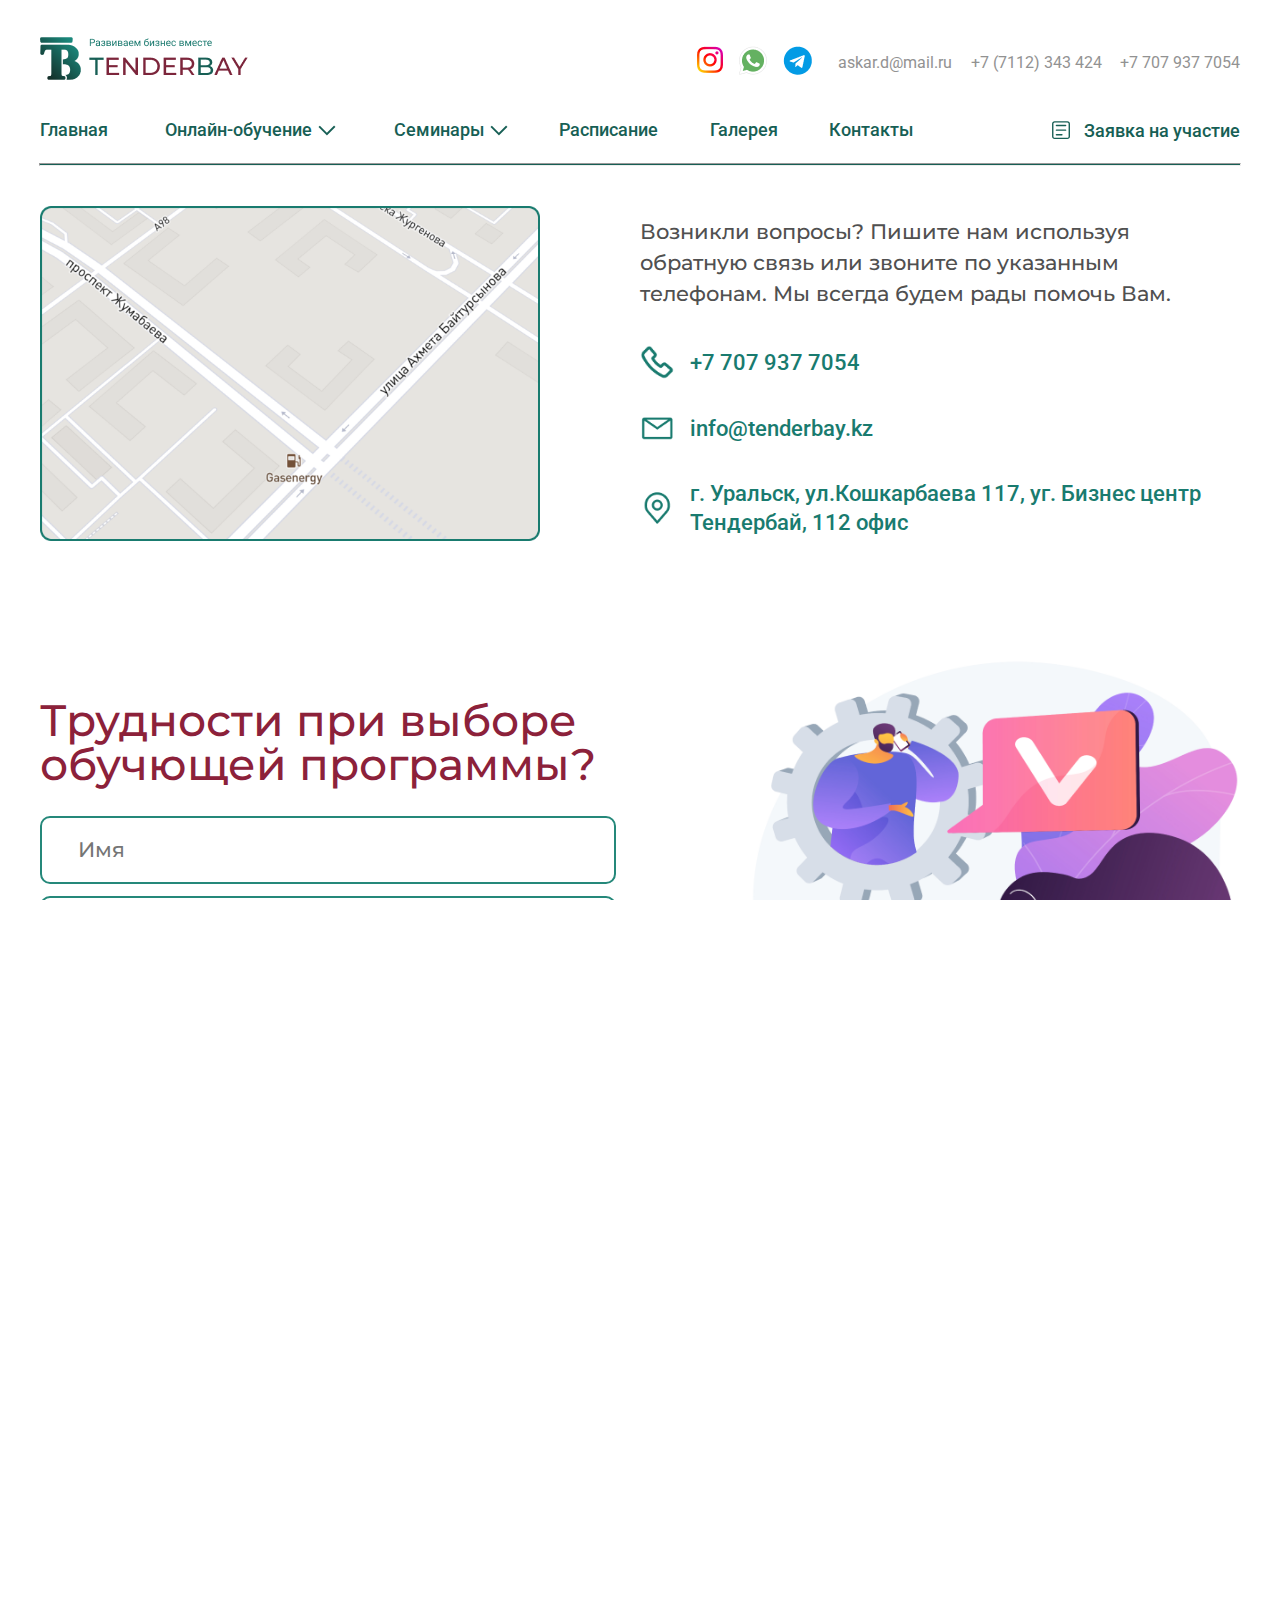
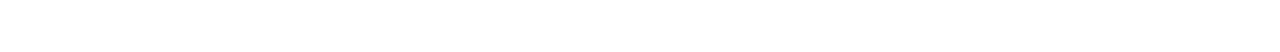
<file: contacts.html>
<!DOCTYPE html>
<html lang="en">

<head>
   <meta charset="UTF-8">
   <meta http-equiv="X-UA-Compatible" content="IE=edge">
   <meta name="viewport" content="width=device-width, initial-scale=1.0">
   <link rel="apple-touch-icon" sizes="180x180" href="favicon/apple-touch-icon.png">
   <link rel="icon" type="image/png" sizes="32x32" href="favicon/favicon-32x32.png">
   <link rel="icon" type="image/png" sizes="16x16" href="favicon/favicon-16x16.png">
   <link rel="manifest" href="favicon/site.webmanifest">
   <link rel="mask-icon" href="favicon/safari-pinned-tab.svg" color="#5bbad5">
   <meta name="msapplication-TileColor" content="#da532c">
   <meta name="theme-color" content="#ffffff">
   <link href="https://unpkg.com/aos@2.3.1/dist/aos.css" rel="stylesheet">
   <link rel="stylesheet" href="https://unpkg.com/swiper/swiper-bundle.min.css" />
   <link rel="stylesheet" href="style/style.css">
   <title>Контакты</title>
</head>

<body>
   <header>
      <div class="container">
         <div class="header__top">
            <div class="header__wrapper">
               <div class="header__logo">
                  <img src="image/logo.png" alt="">
               </div>
               <div class="header__media">
                  <div class="header__icons">
                     <a href="https://www.instagram.com/tenderbay.kz/"><img src="image/inst.png" alt=""></a>
                     <a href="https://wa.me/77079377054?text=Здравствуйте%2C+у+меня+есть+вопрос"><img
                           src="image/whats.png" alt=""></a>
                     <a href="https://t.me/tenderbay"><img src="image/telegram.png" alt=""></a>
                  </div>
                  <div class="header__text">
                     <h3> askar.d@mail.ru</h3>
                     <h3>+7 (7112) 343 424</h3>
                     <h3>+7 707 937 7054</h3>
                  </div>
               </div>
            </div>
         </div>

         <div class="header__bottom">
            <div class="header__wrapper">
               <nav class="nav">
                  <li><a class="nav__a" href="">Главная</a></li>
                  <li><a class="nav__a a__strelka" href=""><button
                           class="header__arrow-first header__arrow">Онлайн-обучение</button>
                        <div class="header__arrow-img"><img class="header__arrow-img-img-first" src="image/strelka.png"
                              alt=""></div>
                     </a>
                  </li>
                  <div class="header__arrow-first visible first__visible">
                     <div class="fv__wrapper">
                        <ul class="fv__ul">
                           <a href="">
                              <li class="fv__ul-li">ЗАКУП ТРУ НЕДРОПОЛЬЗОВАТЕЛЯМИ УВС/УРАН/ТПИЗакуп ТРУ
                                 недропользователями
                                 УВС/УРАН/ТПИ</li>
                           </a>
                           <a href="">
                              <li class="fv__ul-li">Закупки ТРУ АО Самрук-Казына и дочерних органицазий
                              </li>
                           </a>
                           <a href="">
                              <li class="fv__ul-li">Закупки для специалистов в области здравоохранения</li>
                           </a>
                           <a href="">
                              <li class="fv__ul-li">Государственные закупки</li>
                           </a>
                        </ul>
                     </div>
                  </div>
                  <li><a class="nav__a a__strelka" href=""><button
                           class="header__arrow-second header__arrow">Семинары</button>
                        <div class="header__arrow-img"><img class="header__arrow-img-img-second" src="image/strelka.png"
                              alt=""></div>
                     </a>
                  </li>
                  <div class="header__arrow-second visible second__visible">
                     <div class="fv__wrapper">
                        <ul class="fv__ul">
                           <a href="">
                              <li class="fv__ul-li">Государственные закупки</li>
                           </a>
                           <a href="">
                              <li class="fv__ul-li">Закупки ТРУ АО Самрук-Казына и дочерних органицазий
                              </li>
                           </a>
                           <a href="">
                              <li class="fv__ul-li">Закупки для специалистов в области здравоохранения</li>
                           </a>
                           <a href="">
                              <li class="fv__ul-li">ЗАКУП ТРУ НЕДРОПОЛЬЗОВАТЕЛЯМИ УВС/УРАН/ТПИЗакуп ТРУ
                                 недропользователями
                                 УВС/УРАН/ТПИ</li>
                           </a>
                        </ul>
                     </div>
                  </div>
                  <li><a class="nav__a" href="timeTable.html">Расписание</a></li>
                  <li><a class="nav__a" href="">Галерея</a></li>
                  <li><a class="nav__a" href="">Контакты</a></li>
               </nav>
               <div class="header_burger">
                  <span></span>
               </div>
               <div class="header__form">
                  <a href="zayavkaNaObuchenie.html">
                     <img src="image/form.svg" alt="">
                     <h1>Заявка на участие</h1>
                  </a>
               </div>
            </div>
         </div>
      </div>
      <hr class="header__hr">
   </header>
   <section class="contacts">
      <div class="container">
         <div class="contacts__wrapper">
            <div class="contacts__image">
               <img src="image/map.png" alt="">
            </div>
            <div class="contacts__text">
               <p>Возникли вопросы? Пишите нам используя обратную связь или звоните по указанным телефонам. Мы всегда
                  будем
                  рады помочь Вам.</p>
               <div class="contacts__item">
                  <img src="image/icon1.png" alt="">
                  <h2>+7 707 937 7054</h2>
               </div>
               <div class="contacts__item">
                  <img src="image/icon2.png" alt="">
                  <h2>info@tenderbay.kz</h2>
               </div>
               <div class="contacts__item">
                  <img src="image/icon3.png" alt="">
                  <h2>г. Уральск, ул.Кошкарбаева 117, уг. Бизнес центр Тендербай, 112 офис</h2>
               </div>
            </div>
         </div>
      </div>
   </section>
   <section class="manag">
      <div class="container">
         <div class="manag__wrapper">
            <div class="manag__text">
               <div class="title">
                  <h1>Трудности при выборе обучющей программы?</h1>
               </div>
               <div class="manag__inputs">
                  <input placeholder="Имя" type="text">
                  <input placeholder="Телефон" type="text">
                  <input placeholder="email" type="text">
               </div>
               <div class="manag__send">
                  <button class="manag__button">Отправить</button>
                  <p>Нажимая на кнопку, я даю свое
                     согласие на обработку моих
                     персональных данных</p>
               </div>
            </div>
            <div class="manag__image">
               <img src="image/8.png" alt="">
            </div>
         </div>
      </div>
   </section>
   <footer>
      <div class="container">
         <div class="footer__ornament">
            <img src="image/footer__ornament.png" alt="">
         </div>
         <div class="footer__wrapper">
            <div class="footer__top">
               <div class="footer__item">
                  <h1>О нас</h1>
                  <div class="footer__text footer__aboutUs">
                     <p>Учебный центр "tenderbay" - это качественное обучение в сфере закупок! <br>
                        Мы проводим семинары как для работающих, так и для начинающих специалистов.</p>
                  </div>
               </div>
               <div class="footer__item">
                  <h1>Контакты</h1>
                  <div class="footer__text footer__contacts">
                     <div class="footer__mail">
                        <h3>tenderbay.sall@gmail.com</h3>
                        <h3>tenderbay.support@gmail.com</h3>
                     </div>
                     <div class="footer__number">
                        <h3>+7(778) 108 3082</h3>
                        <h3>+7(778) 045 4812</h3>
                     </div>
                     <div class="footer__media">
                        <a href="https://www.instagram.com/tenderbay.kz/"><img src="image/f1.png" alt=""></a>
                        <a href="https://wa.me/77079377054?text=Здравствуйте%2C+у+меня+есть+вопрос"><img
                              src="image/f2.png" alt=""></a>
                        <a href="https://t.me/tenderbay"><img src="image/f3.png" alt=""></a>
                     </div>
                  </div>
               </div>
               <div class="footer__item">
                  <h1>Навигция</h1>
                  <div class="footer__text footer__nav">
                     <h3><a href="index.html">Главная</a></h3>
                     <h3><a href="">Онлайн-обучение</a></h3>
                     <h3><a href="">Семинары</a></h3>
                     <h3><a href="timeTable.html">Расписание</a></h3>
                     <h3><a href="">Галерея</a></h3>
                     <h3><a href="">Контакты</a></h3>
                  </div>
               </div>
               <div class="footer__item">
                  <h1>Ссылки на гос услуги</h1>
                  <div class="footer__text footer__a">
                     <a href="https://egov.kz/cms/ru">Портал электронного Правительства РК</a>
                     <a href="https://www.goszakup.gov.kz/">Портал Государственных закупок</a>
                     <a href="https://zakup.sk.kz/#/ext">Электронные закупки «Самрук-Қазына»</a>
                     <a href="https://reestr.nadloc.kz/ru/tender/list">Электронные закупки «Надлок»</a>
                  </div>
               </div>
            </div>
            <hr class="footer__hr">
            <div class="footer__bottom">
               <div class="footer__logo">
                  <img src="image/footer__logo.png" alt="">
               </div>
               <div class="footer__too">
                  <p>© TOO "TENDERBAY"
                     БИН 170540013815 ИИК KZ659470398920724998 БИК ALFAKZKA в АО "ДОЧЕРНИЙ БАНК "АЛЬФА-БАНК"</p>
               </div>
               <div class="footer__studio">
                  <h3>сделано веб-студией MediaLVL</h3>
               </div>
            </div>
         </div>
      </div>
   </footer>

   <script src="https://ajax.googleapis.com/ajax/libs/jquery/3.5.1/jquery.min.js"></script>
   <script src="https://unpkg.com/swiper/swiper-bundle.min.js"></script>
   <script src="js/main.js"></script>
</body>

</html>
</file>
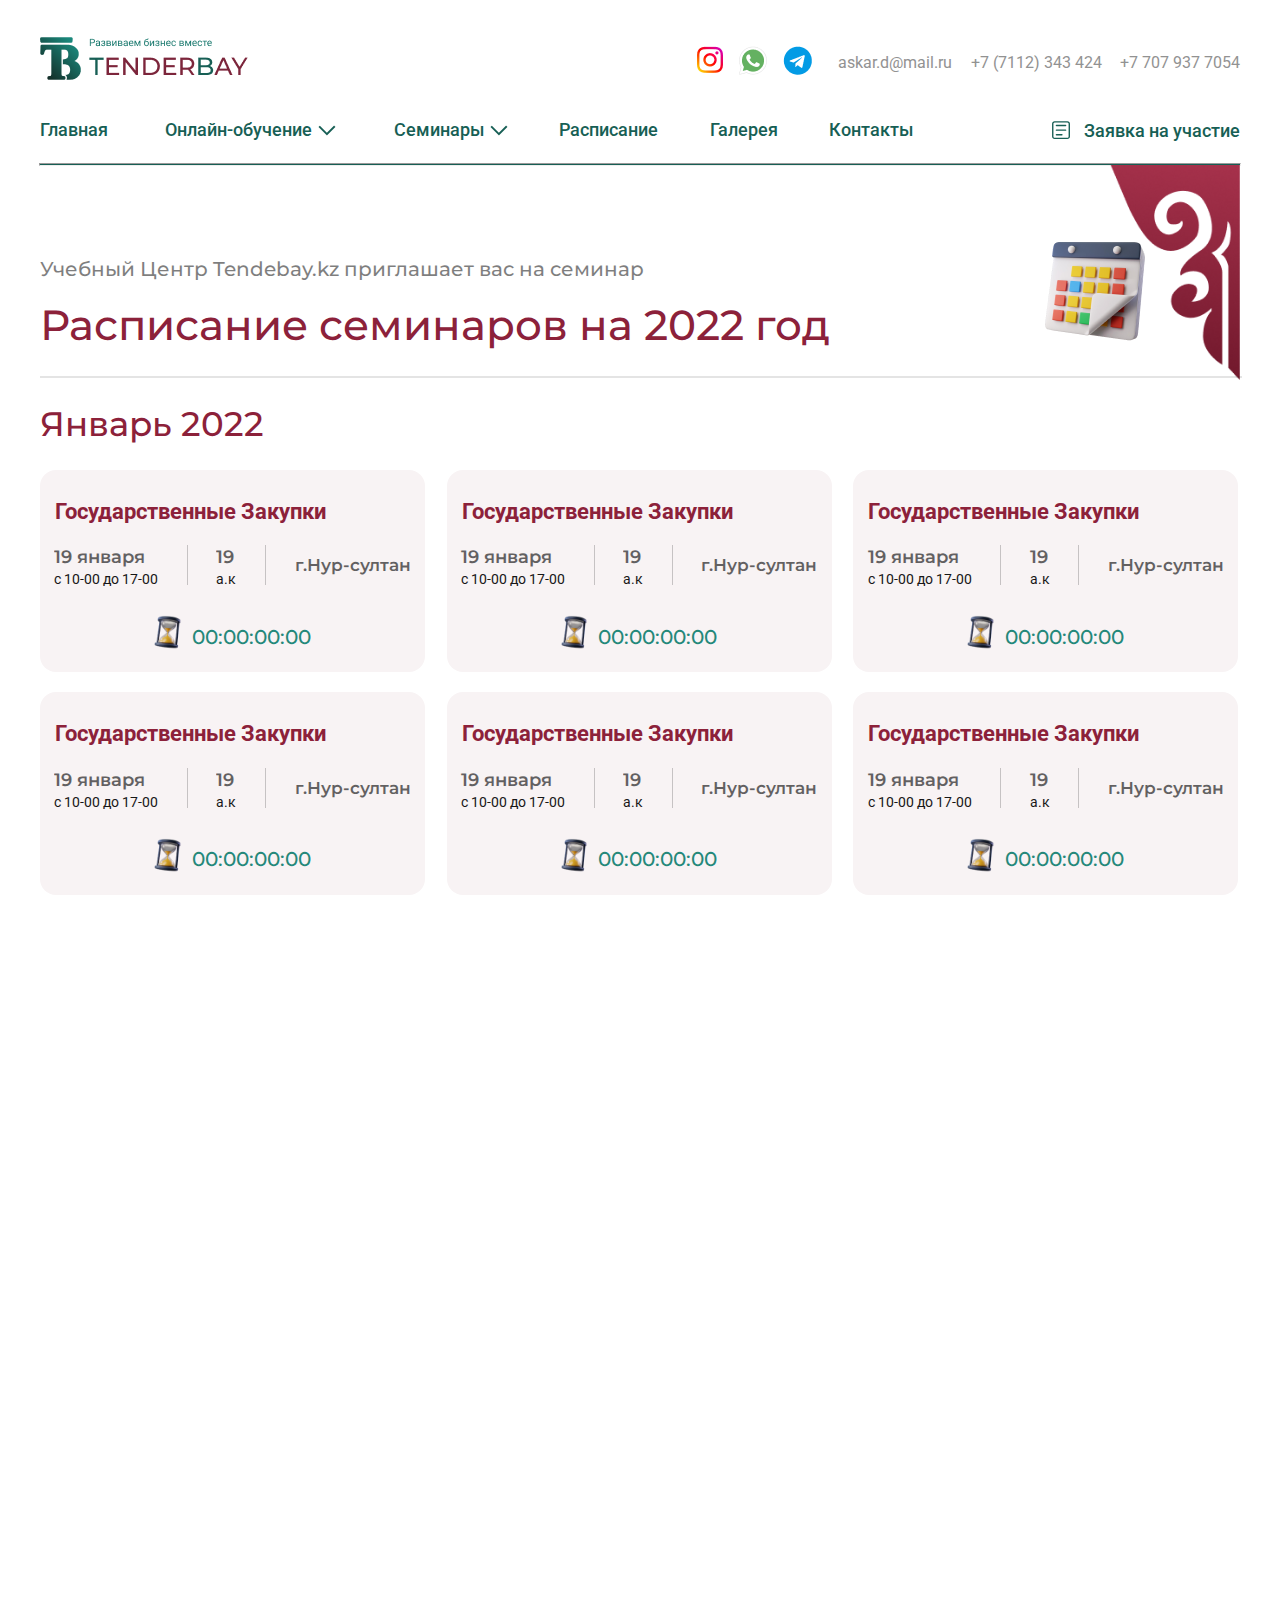
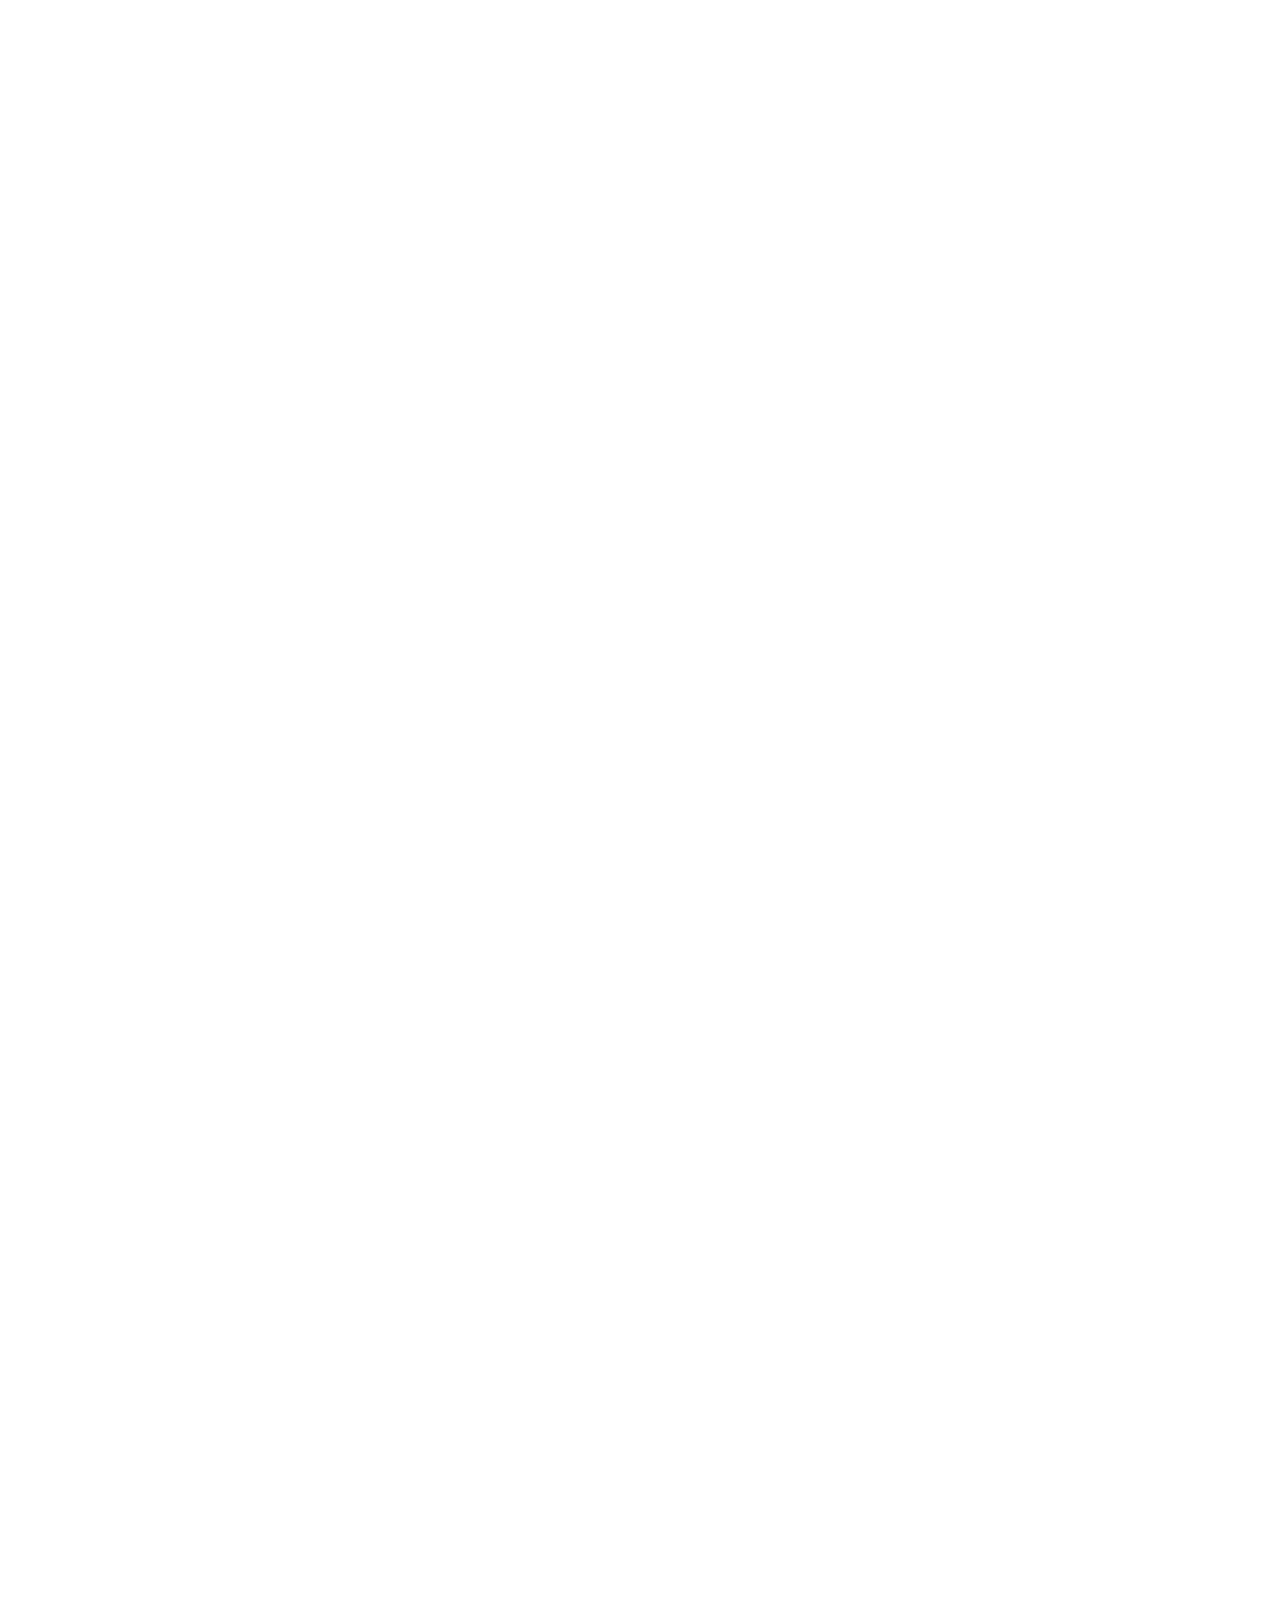
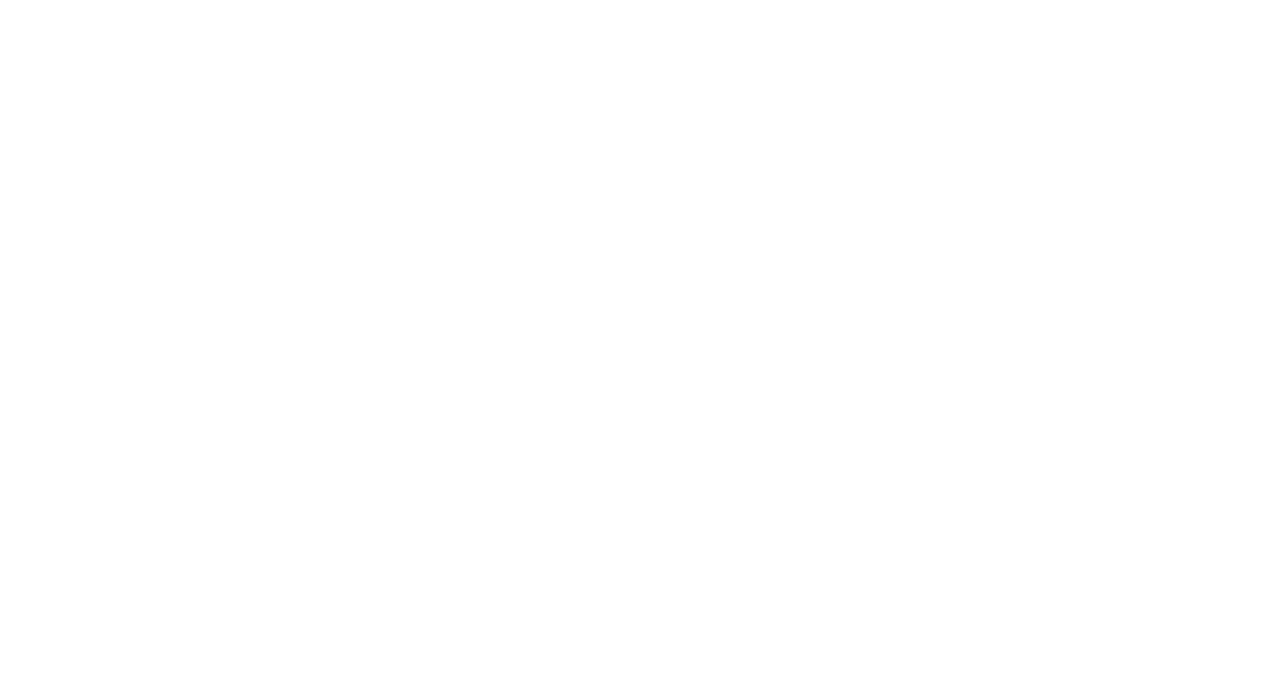
<file: timeTable.html>
<!DOCTYPE html>
<html lang="en">
  <head>
    <meta charset="UTF-8" />
    <meta http-equiv="X-UA-Compatible" content="IE=edge" />
    <meta name="viewport" content="width=device-width, initial-scale=1.0" />
    <link
      rel="apple-touch-icon"
      sizes="180x180"
      href="favicon/apple-touch-icon.png"
    />
    <link
      rel="icon"
      type="image/png"
      sizes="32x32"
      href="favicon/favicon-32x32.png"
    />
    <link
      rel="icon"
      type="image/png"
      sizes="16x16"
      href="favicon/favicon-16x16.png"
    />
    <link rel="manifest" href="favicon/site.webmanifest" />
    <link
      rel="mask-icon"
      href="favicon/safari-pinned-tab.svg"
      color="#5bbad5"
    />
    <meta name="msapplication-TileColor" content="#da532c" />
    <meta name="theme-color" content="#ffffff" />
    <link href="https://unpkg.com/aos@2.3.1/dist/aos.css" rel="stylesheet" />
    <link
      rel="stylesheet"
      href="https://unpkg.com/swiper/swiper-bundle.min.css"
    />
    <link rel="stylesheet" href="style/style.css" />
    <title>Расписание</title>
  </head>

  <body>
    <header>
      <div class="container">
        <div class="header__top">
          <div class="header__wrapper">
            <div class="header__logo">
              <img src="image/logo.png" alt="" />
            </div>
            <div class="header__media">
              <div class="header__icons">
                <a href="https://www.instagram.com/tenderbay.kz/"
                  ><img src="image/inst.png" alt=""
                /></a>
                <a href="#"><img src="image/whats.png" alt="" /></a>
                <a href="#"><img src="image/telegram.png" alt="" /></a>
              </div>
              <div class="header__text">
                <h3>askar.d@mail.ru</h3>
                <h3>+7 (7112) 343 424</h3>
                <h3>+7 707 937 7054</h3>
              </div>
            </div>
          </div>
        </div>

        <div class="header__bottom">
          <div class="header__wrapper">
            <nav class="nav">
              <li><a class="nav__a" href="">Главная</a></li>
              <li>
                <a class="nav__a a__strelka" href=""
                  ><button class="header__arrow-first header__arrow">
                    Онлайн-обучение
                  </button>
                  <div class="header__arrow-img">
                    <img
                      class="header__arrow-img-img-first"
                      src="image/strelka.png"
                      alt=""
                    />
                  </div>
                </a>
              </li>
              <div class="header__arrow-first visible first__visible">
                <div class="fv__wrapper">
                  <ul class="fv__ul">
                    <a href="">
                      <li class="fv__ul-li">
                        ЗАКУП ТРУ НЕДРОПОЛЬЗОВАТЕЛЯМИ УВС/УРАН/ТПИЗакуп ТРУ
                        недропользователями УВС/УРАН/ТПИ
                      </li>
                    </a>
                    <a href="">
                      <li class="fv__ul-li">
                        Закупки ТРУ АО Самрук-Казына и дочерних органицазий
                      </li>
                    </a>
                    <a href="">
                      <li class="fv__ul-li">
                        Закупки для специалистов в области здравоохранения
                      </li>
                    </a>
                    <a href="">
                      <li class="fv__ul-li">Государственные закупки</li>
                    </a>
                  </ul>
                </div>
              </div>
              <li>
                <a class="nav__a a__strelka" href=""
                  ><button class="header__arrow-second header__arrow">
                    Семинары
                  </button>
                  <div class="header__arrow-img">
                    <img
                      class="header__arrow-img-img-second"
                      src="image/strelka.png"
                      alt=""
                    />
                  </div>
                </a>
              </li>
              <div class="header__arrow-second visible second__visible">
                <div class="fv__wrapper">
                  <ul class="fv__ul">
                    <a href="">
                      <li class="fv__ul-li">Государственные закупки</li>
                    </a>
                    <a href="">
                      <li class="fv__ul-li">
                        Закупки ТРУ АО Самрук-Казына и дочерних органицазий
                      </li>
                    </a>
                    <a href="">
                      <li class="fv__ul-li">
                        Закупки для специалистов в области здравоохранения
                      </li>
                    </a>
                    <a href="">
                      <li class="fv__ul-li">
                        ЗАКУП ТРУ НЕДРОПОЛЬЗОВАТЕЛЯМИ УВС/УРАН/ТПИЗакуп ТРУ
                        недропользователями УВС/УРАН/ТПИ
                      </li>
                    </a>
                  </ul>
                </div>
              </div>
              <li><a class="nav__a" href="">Расписание</a></li>
              <li><a class="nav__a" href="">Галерея</a></li>
              <li><a class="nav__a" href="">Контакты</a></li>
            </nav>
            <div class="header_burger">
              <span></span>
            </div>
            <div class="header__form">
              <a href="">
                <img src="image/form.svg" alt="" />
                <h1>Заявка на участие</h1>
              </a>
            </div>
          </div>
        </div>
      </div>
      <hr class="header__hr" />
    </header>
    <section class="timeTable">
      <div class="container">
        <div class="ornamentTitle">
          <img src="image/ornamentTitle.png" alt="" />
        </div>
        <div class="titleImg">
          <div class="titleImg__text">
            <h2>Учебный Центр Tendebay.kz приглашает вас на семинар</h2>
            <h1>Расписание семинаров на 2022 год</h1>
          </div>
          <div class="titleImg__image">
            <img src="image/eS2.png" alt="" />
          </div>
        </div>
        <hr class="titleHr" />
        <div class="timeTable__month">
          <h1>Январь 2022</h1>
          <div class="timeTable__wrapper">
            <div class="timeTable__item">
              <div class="timeTable__item-title">
                <h2>Государственные Закупки</h2>
              </div>
              <div class="timeTable__item-text">
                <div class="timeTable__item-date">
                  <h3>19 января</h3>
                  <p>с 10-00 до 17-00</p>
                </div>
                <hr />
                <div class="timeTable__item-time">
                  <h3>19</h3>
                  <p>a.к</p>
                </div>
                <hr />
                <div class="timeTable__item-city">
                  <h3>г.Нур-султан</h3>
                </div>
              </div>
              <div class="timeTable__item-countdown">
                <div class="timeTable__item-countdown-container">
                  <img src="image/time2.png" alt="" />
                  <div class="timer" data-finish="2023-02-08 16:30:00">
                    <div class="timer_section">
                      <div class="days_1">0</div>
                      <div class="days_2">0</div>
                    </div>
                    <div class="timer_delimetr">:</div>
                    <div class="timer_section">
                      <div class="hours_1">0</div>
                      <div class="hours_2">0</div>
                    </div>
                    <div class="timer_delimetr">:</div>
                    <div class="timer_section">
                      <div class="minutes_1">0</div>
                      <div class="minutes_2">0</div>
                    </div>
                    <div class="timer_delimetr">:</div>
                    <div class="timer_section">
                      <div class="seconds_1">0</div>
                      <div class="seconds_2">0</div>
                    </div>
                  </div>
                </div>
              </div>
            </div>
            <div class="timeTable__item">
              <div class="timeTable__item-title">
                <h2>Государственные Закупки</h2>
              </div>
              <div class="timeTable__item-text">
                <div class="timeTable__item-date">
                  <h3>19 января</h3>
                  <p>с 10-00 до 17-00</p>
                </div>
                <hr />
                <div class="timeTable__item-time">
                  <h3>19</h3>
                  <p>a.к</p>
                </div>
                <hr />
                <div class="timeTable__item-city">
                  <h3>г.Нур-султан</h3>
                </div>
              </div>
              <div class="timeTable__item-countdown">
                <div class="timeTable__item-countdown-container">
                  <img src="image/time2.png" alt="" />
                  <div class="timer" data-finish="2022-04-02 16:38:00">
                    <div class="timer_section">
                      <div class="days_1">0</div>
                      <div class="days_2">0</div>
                    </div>
                    <div class="timer_delimetr">:</div>
                    <div class="timer_section">
                      <div class="hours_1">0</div>
                      <div class="hours_2">0</div>
                    </div>
                    <div class="timer_delimetr">:</div>
                    <div class="timer_section">
                      <div class="minutes_1">0</div>
                      <div class="minutes_2">0</div>
                    </div>
                    <div class="timer_delimetr">:</div>
                    <div class="timer_section">
                      <div class="seconds_1">0</div>
                      <div class="seconds_2">0</div>
                    </div>
                  </div>
                </div>
              </div>
            </div>
            <div class="timeTable__item">
              <div class="timeTable__item-title">
                <h2>Государственные Закупки</h2>
              </div>
              <div class="timeTable__item-text">
                <div class="timeTable__item-date">
                  <h3>19 января</h3>
                  <p>с 10-00 до 17-00</p>
                </div>
                <hr />
                <div class="timeTable__item-time">
                  <h3>19</h3>
                  <p>a.к</p>
                </div>
                <hr />
                <div class="timeTable__item-city">
                  <h3>г.Нур-султан</h3>
                </div>
              </div>
              <div class="timeTable__item-countdown">
                <div class="timeTable__item-countdown-container">
                  <img src="image/time2.png" alt="" />
                  <div class="timer" data-finish="2023-03-22 16:38:00">
                    <div class="timer_section">
                      <div class="days_1">0</div>
                      <div class="days_2">0</div>
                    </div>
                    <div class="timer_delimetr">:</div>
                    <div class="timer_section">
                      <div class="hours_1">0</div>
                      <div class="hours_2">0</div>
                    </div>
                    <div class="timer_delimetr">:</div>
                    <div class="timer_section">
                      <div class="minutes_1">0</div>
                      <div class="minutes_2">0</div>
                    </div>
                    <div class="timer_delimetr">:</div>
                    <div class="timer_section">
                      <div class="seconds_1">0</div>
                      <div class="seconds_2">0</div>
                    </div>
                  </div>
                </div>
              </div>
            </div>
            <div class="timeTable__item">
              <div class="timeTable__item-title">
                <h2>Государственные Закупки</h2>
              </div>
              <div class="timeTable__item-text">
                <div class="timeTable__item-date">
                  <h3>19 января</h3>
                  <p>с 10-00 до 17-00</p>
                </div>
                <hr />
                <div class="timeTable__item-time">
                  <h3>19</h3>
                  <p>a.к</p>
                </div>
                <hr />
                <div class="timeTable__item-city">
                  <h3>г.Нур-султан</h3>
                </div>
              </div>
              <div class="timeTable__item-countdown">
                <div class="timeTable__item-countdown-container">
                  <img src="image/time2.png" alt="" />
                  <div class="timer" data-finish="2022-08-22 16:38:00">
                    <div class="timer_section">
                      <div class="days_1">0</div>
                      <div class="days_2">0</div>
                    </div>
                    <div class="timer_delimetr">:</div>
                    <div class="timer_section">
                      <div class="hours_1">0</div>
                      <div class="hours_2">0</div>
                    </div>
                    <div class="timer_delimetr">:</div>
                    <div class="timer_section">
                      <div class="minutes_1">0</div>
                      <div class="minutes_2">0</div>
                    </div>
                    <div class="timer_delimetr">:</div>
                    <div class="timer_section">
                      <div class="seconds_1">0</div>
                      <div class="seconds_2">0</div>
                    </div>
                  </div>
                </div>
              </div>
            </div>
            <div class="timeTable__item">
              <div class="timeTable__item-title">
                <h2>Государственные Закупки</h2>
              </div>
              <div class="timeTable__item-text">
                <div class="timeTable__item-date">
                  <h3>19 января</h3>
                  <p>с 10-00 до 17-00</p>
                </div>
                <hr />
                <div class="timeTable__item-time">
                  <h3>19</h3>
                  <p>a.к</p>
                </div>
                <hr />
                <div class="timeTable__item-city">
                  <h3>г.Нур-султан</h3>
                </div>
              </div>
              <div class="timeTable__item-countdown">
                <div class="timeTable__item-countdown-container">
                  <img src="image/time2.png" alt="" />
                  <div class="timer" data-finish="2022-06-22 16:38:00">
                    <div class="timer_section">
                      <div class="days_1">0</div>
                      <div class="days_2">0</div>
                    </div>
                    <div class="timer_delimetr">:</div>
                    <div class="timer_section">
                      <div class="hours_1">0</div>
                      <div class="hours_2">0</div>
                    </div>
                    <div class="timer_delimetr">:</div>
                    <div class="timer_section">
                      <div class="minutes_1">0</div>
                      <div class="minutes_2">0</div>
                    </div>
                    <div class="timer_delimetr">:</div>
                    <div class="timer_section">
                      <div class="seconds_1">0</div>
                      <div class="seconds_2">0</div>
                    </div>
                  </div>
                </div>
              </div>
            </div>
            <div class="timeTable__item">
              <div class="timeTable__item-title">
                <h2>Государственные Закупки</h2>
              </div>
              <div class="timeTable__item-text">
                <div class="timeTable__item-date">
                  <h3>19 января</h3>
                  <p>с 10-00 до 17-00</p>
                </div>
                <hr />
                <div class="timeTable__item-time">
                  <h3>19</h3>
                  <p>a.к</p>
                </div>
                <hr />
                <div class="timeTable__item-city">
                  <h3>г.Нур-султан</h3>
                </div>
              </div>
              <div class="timeTable__item-countdown">
                <div class="timeTable__item-countdown-container">
                  <img src="image/time2.png" alt="" />
                  <div class="timer" data-finish="2022-05-22 16:38:00">
                    <div class="timer_section">
                      <div class="days_1">0</div>
                      <div class="days_2">0</div>
                    </div>
                    <div class="timer_delimetr">:</div>
                    <div class="timer_section">
                      <div class="hours_1">0</div>
                      <div class="hours_2">0</div>
                    </div>
                    <div class="timer_delimetr">:</div>
                    <div class="timer_section">
                      <div class="minutes_1">0</div>
                      <div class="minutes_2">0</div>
                    </div>
                    <div class="timer_delimetr">:</div>
                    <div class="timer_section">
                      <div class="seconds_1">0</div>
                      <div class="seconds_2">0</div>
                    </div>
                  </div>
                </div>
              </div>
            </div>
          </div>
        </div>
        <div class="timeTable__month">
          <h1>Февраль 2022</h1>
          <div class="timeTable__wrapper">
            <div class="timeTable__item">
              <div class="timeTable__item-title">
                <h2>Государственные Закупки</h2>
              </div>
              <div class="timeTable__item-text">
                <div class="timeTable__item-date">
                  <h3>19 января</h3>
                  <p>с 10-00 до 17-00</p>
                </div>
                <hr />
                <div class="timeTable__item-time">
                  <h3>19</h3>
                  <p>a.к</p>
                </div>
                <hr />
                <div class="timeTable__item-city">
                  <h3>г.Нур-султан</h3>
                </div>
              </div>
              <div class="timeTable__item-countdown">
                <div class="timeTable__item-countdown-container">
                  <img src="image/time2.png" alt="" />
                  <div class="timer" data-finish="2022-03-29 16:38:00">
                    <div class="timer_section">
                      <div class="days_1">0</div>
                      <div class="days_2">0</div>
                    </div>
                    <div class="timer_delimetr">:</div>
                    <div class="timer_section">
                      <div class="hours_1">0</div>
                      <div class="hours_2">0</div>
                    </div>
                    <div class="timer_delimetr">:</div>
                    <div class="timer_section">
                      <div class="minutes_1">0</div>
                      <div class="minutes_2">0</div>
                    </div>
                    <div class="timer_delimetr">:</div>
                    <div class="timer_section">
                      <div class="seconds_1">0</div>
                      <div class="seconds_2">0</div>
                    </div>
                  </div>
                </div>
              </div>
            </div>
            <div class="timeTable__item">
              <div class="timeTable__item-title">
                <h2>Государственные Закупки</h2>
              </div>
              <div class="timeTable__item-text">
                <div class="timeTable__item-date">
                  <h3>19 января</h3>
                  <p>с 10-00 до 17-00</p>
                </div>
                <hr />
                <div class="timeTable__item-time">
                  <h3>19</h3>
                  <p>a.к</p>
                </div>
                <hr />
                <div class="timeTable__item-city">
                  <h3>г.Нур-султан</h3>
                </div>
              </div>
              <div class="timeTable__item-countdown">
                <div class="timeTable__item-countdown-container">
                  <img src="image/time2.png" alt="" />
                  <div class="timer" data-finish="2022-04-02 16:38:00">
                    <div class="timer_section">
                      <div class="days_1">0</div>
                      <div class="days_2">0</div>
                    </div>
                    <div class="timer_delimetr">:</div>
                    <div class="timer_section">
                      <div class="hours_1">0</div>
                      <div class="hours_2">0</div>
                    </div>
                    <div class="timer_delimetr">:</div>
                    <div class="timer_section">
                      <div class="minutes_1">0</div>
                      <div class="minutes_2">0</div>
                    </div>
                    <div class="timer_delimetr">:</div>
                    <div class="timer_section">
                      <div class="seconds_1">0</div>
                      <div class="seconds_2">0</div>
                    </div>
                  </div>
                </div>
              </div>
            </div>
            <div class="timeTable__item">
              <div class="timeTable__item-title">
                <h2>Государственные Закупки</h2>
              </div>
              <div class="timeTable__item-text">
                <div class="timeTable__item-date">
                  <h3>19 января</h3>
                  <p>с 10-00 до 17-00</p>
                </div>
                <hr />
                <div class="timeTable__item-time">
                  <h3>19</h3>
                  <p>a.к</p>
                </div>
                <hr />
                <div class="timeTable__item-city">
                  <h3>г.Нур-султан</h3>
                </div>
              </div>
              <div class="timeTable__item-countdown">
                <div class="timeTable__item-countdown-container">
                  <img src="image/time2.png" alt="" />
                  <div class="timer" data-finish="2023-03-22 16:38:00">
                    <div class="timer_section">
                      <div class="days_1">0</div>
                      <div class="days_2">0</div>
                    </div>
                    <div class="timer_delimetr">:</div>
                    <div class="timer_section">
                      <div class="hours_1">0</div>
                      <div class="hours_2">0</div>
                    </div>
                    <div class="timer_delimetr">:</div>
                    <div class="timer_section">
                      <div class="minutes_1">0</div>
                      <div class="minutes_2">0</div>
                    </div>
                    <div class="timer_delimetr">:</div>
                    <div class="timer_section">
                      <div class="seconds_1">0</div>
                      <div class="seconds_2">0</div>
                    </div>
                  </div>
                </div>
              </div>
            </div>
            <div class="timeTable__item">
              <div class="timeTable__item-title">
                <h2>Государственные Закупки</h2>
              </div>
              <div class="timeTable__item-text">
                <div class="timeTable__item-date">
                  <h3>19 января</h3>
                  <p>с 10-00 до 17-00</p>
                </div>
                <hr />
                <div class="timeTable__item-time">
                  <h3>19</h3>
                  <p>a.к</p>
                </div>
                <hr />
                <div class="timeTable__item-city">
                  <h3>г.Нур-султан</h3>
                </div>
              </div>
              <div class="timeTable__item-countdown">
                <div class="timeTable__item-countdown-container">
                  <img src="image/time2.png" alt="" />
                  <div class="timer" data-finish="2022-08-22 16:38:00">
                    <div class="timer_section">
                      <div class="days_1">0</div>
                      <div class="days_2">0</div>
                    </div>
                    <div class="timer_delimetr">:</div>
                    <div class="timer_section">
                      <div class="hours_1">0</div>
                      <div class="hours_2">0</div>
                    </div>
                    <div class="timer_delimetr">:</div>
                    <div class="timer_section">
                      <div class="minutes_1">0</div>
                      <div class="minutes_2">0</div>
                    </div>
                    <div class="timer_delimetr">:</div>
                    <div class="timer_section">
                      <div class="seconds_1">0</div>
                      <div class="seconds_2">0</div>
                    </div>
                  </div>
                </div>
              </div>
            </div>
            <div class="timeTable__item">
              <div class="timeTable__item-title">
                <h2>Государственные Закупки</h2>
              </div>
              <div class="timeTable__item-text">
                <div class="timeTable__item-date">
                  <h3>19 января</h3>
                  <p>с 10-00 до 17-00</p>
                </div>
                <hr />
                <div class="timeTable__item-time">
                  <h3>19</h3>
                  <p>a.к</p>
                </div>
                <hr />
                <div class="timeTable__item-city">
                  <h3>г.Нур-султан</h3>
                </div>
              </div>
              <div class="timeTable__item-countdown">
                <div class="timeTable__item-countdown-container">
                  <img src="image/time2.png" alt="" />
                  <div class="timer" data-finish="2022-06-22 16:38:00">
                    <div class="timer_section">
                      <div class="days_1">0</div>
                      <div class="days_2">0</div>
                    </div>
                    <div class="timer_delimetr">:</div>
                    <div class="timer_section">
                      <div class="hours_1">0</div>
                      <div class="hours_2">0</div>
                    </div>
                    <div class="timer_delimetr">:</div>
                    <div class="timer_section">
                      <div class="minutes_1">0</div>
                      <div class="minutes_2">0</div>
                    </div>
                    <div class="timer_delimetr">:</div>
                    <div class="timer_section">
                      <div class="seconds_1">0</div>
                      <div class="seconds_2">0</div>
                    </div>
                  </div>
                </div>
              </div>
            </div>
            <div class="timeTable__item">
              <div class="timeTable__item-title">
                <h2>Государственные Закупки</h2>
              </div>
              <div class="timeTable__item-text">
                <div class="timeTable__item-date">
                  <h3>19 января</h3>
                  <p>с 10-00 до 17-00</p>
                </div>
                <hr />
                <div class="timeTable__item-time">
                  <h3>19</h3>
                  <p>a.к</p>
                </div>
                <hr />
                <div class="timeTable__item-city">
                  <h3>г.Нур-султан</h3>
                </div>
              </div>
              <div class="timeTable__item-countdown">
                <div class="timeTable__item-countdown-container">
                  <img src="image/time2.png" alt="" />
                  <div class="timer" data-finish="2022-05-22 16:38:00">
                    <div class="timer_section">
                      <div class="days_1">0</div>
                      <div class="days_2">0</div>
                    </div>
                    <div class="timer_delimetr">:</div>
                    <div class="timer_section">
                      <div class="hours_1">0</div>
                      <div class="hours_2">0</div>
                    </div>
                    <div class="timer_delimetr">:</div>
                    <div class="timer_section">
                      <div class="minutes_1">0</div>
                      <div class="minutes_2">0</div>
                    </div>
                    <div class="timer_delimetr">:</div>
                    <div class="timer_section">
                      <div class="seconds_1">0</div>
                      <div class="seconds_2">0</div>
                    </div>
                  </div>
                </div>
              </div>
            </div>
          </div>
        </div>
      </div>
    </section>
    <section class="form">
      <div class="container">
        <div class="form__wrapper">
          <div class="form__text">
            <h1>Достигай целей вместе с Tenderbay!</h1>
            <h3>
              Освой новую профессию и улучши свои знания в сфере гос.закупок!
            </h3>
            <a href="#"><button>Оставить заявку</button></a>
            <p>или позвоните по номерам +77024250867 +77024250867</p>
          </div>
          <div class="form__image">
            <img src="image/6.png" alt="" />
          </div>
        </div>
      </div>
    </section>
    <section class="programs anyPrograms">
      <div class="container">
        <div class="programs__title title">
          <h1>Другие обучающие программы</h1>
        </div>
        <div class="programs__wrapper">
          <div class="programs__item">
            <div class="programs__item-content">
              <div class="programs__item-img">
                <img src="image/3.png" alt="" />
              </div>
              <div class="programs__item-text">
                <h3>"Государственные закупки" в 2021 году</h3>
                <a href="#">Подробнее</a>
              </div>
            </div>
          </div>
          <div class="programs__item">
            <div class="programs__item-content">
              <div class="programs__item-img">
                <img src="image/4.png" alt="" />
              </div>
              <div class="programs__item-text">
                <h3>"Закупки АО Самрук Казына" в 2021 году</h3>
                <a href="#">Подробнее</a>
              </div>
            </div>
          </div>
          <div class="programs__item">
            <div class="programs__item-content">
              <div class="programs__item-img">
                <img src="image/5.png" alt="" />
              </div>
              <div class="programs__item-text">
                <h3>"Закуп ТРУ Недропользователями" в 2021 году</h3>
                <a href="#">Подробнее</a>
              </div>
            </div>
          </div>
        </div>
      </div>
    </section>
    <section class="manag difManag">
      <div class="container">
        <div class="manag__wrapper">
          <div class="manag__text">
            <div class="title">
              <h1>Трудности при выборе обучющей программы?</h1>
            </div>
            <div class="manag__inputs">
              <input placeholder="Имя" type="text" />
              <input placeholder="+7(___) ___-____" type="text" />
            </div>
            <div class="manag__send">
              <button class="manag__button">Отправить</button>
              <p>
                Нажимая на кнопку, я даю свое согласие на обработку моих
                персональных данных
              </p>
            </div>
          </div>
          <div class="manag__image">
            <img src="image/8.png" alt="" />
          </div>
        </div>
      </div>
    </section>
    <footer>
      <div class="container">
        <div class="footer__ornament">
          <img src="image/footer__ornament.png" alt="" />
        </div>
        <div class="footer__wrapper">
          <div class="footer__top">
            <div class="footer__item">
              <h1>О нас</h1>
              <div class="footer__text footer__aboutUs">
                <p>
                  Учебный центр "tenderbay" - это качественное обучение в сфере
                  закупок! <br />
                  Мы проводим семинары как для работающих, так и для начинающих
                  специалистов.
                </p>
              </div>
            </div>
            <div class="footer__item">
              <h1>Контакты</h1>
              <div class="footer__text footer__contacts">
                <div class="footer__mail">
                  <h3>tenderbay.sall@gmail.com</h3>
                  <h3>tenderbay.support@gmail.com</h3>
                </div>
                <div class="footer__number">
                  <h3>+7(778) 108 3082</h3>
                  <h3>+7(778) 045 4812</h3>
                </div>
                <div class="footer__media">
                  <a href=""><img src="image/f1.png" alt="" /></a>
                  <a href=""><img src="image/f2.png" alt="" /></a>
                  <a href=""><img src="image/f3.png" alt="" /></a>
                </div>
              </div>
            </div>
            <div class="footer__item">
              <h1>Навигция</h1>
              <div class="footer__text footer__nav">
                <h3><a href="">Главная</a></h3>
                <h3><a href="">Онлайн-обучение</a></h3>
                <h3><a href="">Семинары</a></h3>
                <h3><a href="">Расписание</a></h3>
                <h3><a href="">Галерея</a></h3>
                <h3><a href="">Контакты</a></h3>
              </div>
            </div>
            <div class="footer__item">
              <h1>Ссылки на гос услуги</h1>
              <div class="footer__text footer__a">
                <a href="https://egov.kz/cms/ru"
                  >Портал электронного Правительства РК</a
                >
                <a href="https://www.goszakup.gov.kz/"
                  >Портал Государственных закупок</a
                >
                <a href="https://zakup.sk.kz/#/ext"
                  >Электронные закупки «Самрук-Қазына»</a
                >
                <a href="https://reestr.nadloc.kz/ru/tender/list"
                  >Электронные закупки «Надлок»</a
                >
              </div>
            </div>
          </div>
          <hr class="footer__hr" />
          <div class="footer__bottom">
            <div class="footer__logo">
              <img src="image/footer__logo.png" alt="" />
            </div>
            <div class="footer__too">
              <p>
                © TOO "TENDERBAY" БИН 170540013815 ИИК KZ659470398920724998 БИК
                ALFAKZKA в АО "ДОЧЕРНИЙ БАНК "АЛЬФА-БАНК"
              </p>
            </div>
            <div class="footer__studio">
              <h3>сделано веб-студией MediaLVL</h3>
            </div>
          </div>
        </div>
      </div>
    </footer>

    <script src="https://ajax.googleapis.com/ajax/libs/jquery/3.5.1/jquery.min.js"></script>
    <script src="https://unpkg.com/swiper/swiper-bundle.min.js"></script>
    <script src="js/main.js"></script>
  </body>
</html>
</file>
<file: style/style.css>
@import url('https://fonts.googleapis.com/css2?family=Roboto:wght@100;300;400;500;700;900&display=swap');
/* font-family: 'Roboto', sans-serif; */
@import url('https://fonts.googleapis.com/css2?family=Montserrat:wght@100;200;300;400;500;600;700;800;900&display=swap');
/* font-family: 'Montserrat', sans-serif; */
@import url('//db.onlinewebfonts.com/c/38d41072aa88a50711d4d50dd0d50f6b?family=Neue+Machina');

/* font-family: 'Neue Machina', sans-serif; */
@font-face {
   font-family: 'Neue Machina';
   src: url('NeueMachina-Ultralight.eot');
   src: local('Neue Machina Ultralight'), local('NeueMachina-Ultralight'),
      url('NeueMachina-Ultralight.eot?#iefix') format('embedded-opentype'),
      url('NeueMachina-Ultralight.woff2') format('woff2'),
      url('NeueMachina-Ultralight.woff') format('woff'),
      url('NeueMachina-Ultralight.ttf') format('truetype');
   font-weight: 200;
   font-style: normal;
}

@font-face {
   font-family: 'Neue Machina';
   src: url('NeueMachina-Light.eot');
   src: local('Neue Machina Light'), local('NeueMachina-Light'),
      url('NeueMachina-Light.eot?#iefix') format('embedded-opentype'),
      url('NeueMachina-Light.woff2') format('woff2'),
      url('NeueMachina-Light.woff') format('woff'),
      url('NeueMachina-Light.ttf') format('truetype');
   font-weight: 300;
   font-style: normal;
}

@font-face {
   font-family: 'Neue Machina';
   src: url('NeueMachina-Black.eot');
   src: local('Neue Machina Black'), local('NeueMachina-Black'),
      url('NeueMachina-Black.eot?#iefix') format('embedded-opentype'),
      url('NeueMachina-Black.woff2') format('woff2'),
      url('NeueMachina-Black.woff') format('woff'),
      url('NeueMachina-Black.ttf') format('truetype');
   font-weight: 900;
   font-style: normal;
}

@font-face {
   font-family: 'Neue Machina';
   src: url('NeueMachina-Regular.eot');
   src: local('Neue Machina Regular'), local('NeueMachina-Regular'),
      url('NeueMachina-Regular.eot?#iefix') format('embedded-opentype'),
      url('NeueMachina-Regular.woff2') format('woff2'),
      url('NeueMachina-Regular.woff') format('woff'),
      url('NeueMachina-Regular.ttf') format('truetype');
   font-weight: normal;
   font-style: normal;
}

@font-face {
   font-family: 'Neue Machina';
   src: url('NeueMachina-Bold.eot');
   src: local('Neue Machina Bold'), local('NeueMachina-Bold'),
      url('NeueMachina-Bold.eot?#iefix') format('embedded-opentype'),
      url('NeueMachina-Bold.woff2') format('woff2'),
      url('NeueMachina-Bold.woff') format('woff'),
      url('NeueMachina-Bold.ttf') format('truetype');
   font-weight: bold;
   font-style: normal;
}

@font-face {
   font-family: 'Neue Machina';
   src: url('NeueMachina-Medium.eot');
   src: local('Neue Machina Medium'), local('NeueMachina-Medium'),
      url('NeueMachina-Medium.eot?#iefix') format('embedded-opentype'),
      url('NeueMachina-Medium.woff2') format('woff2'),
      url('NeueMachina-Medium.woff') format('woff'),
      url('NeueMachina-Medium.ttf') format('truetype');
   font-weight: 500;
   font-style: normal;
}

@font-face {
   font-family: 'Neue Machina';
   src: url('NeueMachina-Ultrabold.eot');
   src: local('Neue Machina Ultrabold'), local('NeueMachina-Ultrabold'),
      url('NeueMachina-Ultrabold.eot?#iefix') format('embedded-opentype'),
      url('NeueMachina-Ultrabold.woff2') format('woff2'),
      url('NeueMachina-Ultrabold.woff') format('woff'),
      url('NeueMachina-Ultrabold.ttf') format('truetype');
   font-weight: 800;
   font-style: normal;
}

body,
html {
   box-sizing: border-box;
   margin: 0;
   padding: 0;
   overflow-x: hidden;
   height: 100%;
}

.container {
   max-width: 1200px;
   margin: 0 auto;
}

.title h1 {
   font-size: 38px;
   color: #8C213A;
   font-family: 'Montserrat', sans-serif;
   font-weight: 500;
   line-height: 100%;
}

li {
   list-style: none;
}

/* ШАПКА САЙТА */

header {
   margin-top: 30px;
}

.header__wrapper {
   display: flex;
   justify-content: space-between;
   align-items: center;
   height: 100%;
   position: relative;
}

.header__media {
   width: 543px;
   display: flex;
   justify-content: space-between;
   align-items: center;
}

.header__icons {
   width: 115px;
   display: flex;
   justify-content: space-between;
}

.header__text {
   width: 402px;
   display: flex;
   justify-content: space-between;
}

.header__text h3 {
   font-size: 16px;
   color: #929292;
   font-family: 'Roboto', sans-serif;
   font-weight: 400;
}

.header__wrapper button {
   border: none;
   font: inherit;
   color: inherit;
   background-color: transparent;
}

.header__arrow {
   height: 100%;
   cursor: pointer;
}

.a__strelka {
   align-items: center;
   display: flex;
}

.header__arrow-img img {
   transition-duration: .3s;
}

.header__form a {
   display: flex;
   justify-content: space-between;
   align-items: center;
   width: 190px;
}

.header__hr {
   background-color: #175F55;
   height: 1px;
   width: 1200px;
   margin-top: -2px;
}

/* НАВИГАЦИЯ */

nav {
   width: 873px;
   display: flex;
   justify-content: space-between;
   align-items: center;
   position: relative;
   height: 70px;
}

nav a,
.header__form a h1 {
   text-decoration: none;
   color: #175F55;
   font-family: 'Roboto', sans-serif;
   font-weight: 500;
   font-size: 18px;
   height: 100%;
}

.nav__a {
   line-height: 70px;
}

.header__form a {
   text-decoration: none;
}

/* BURGER MENU */
.header_burger {
   width: 34px;
   height: 13px;
   display: none;
   position: relative;
   z-index: 3;
}

.header_burger span {
   position: absolute;
   background-color: #175F55;
   position: absolute;
   left: 0;
   width: 22px;
   height: 1.14px;
   top: 5.6px;
   transition: all 0.3s ease 0s;
}

.header_burger:before {
   top: 0;
   content: '';
   background-color: #175F55;
   position: absolute;
   width: 34px;
   height: 1.14px;
   left: 0;
   transition: all 0.3s ease 0s;
}

.header_burger:after {
   bottom: 0;
   content: '';
   background-color: #175F55;
   position: absolute;
   width: 34px;
   height: 1.14px;
   left: 0;
   transition: all 0.3s ease 0s;
}

/* ВСПЛЫВАЮЩЕЕ ОКНО */

.first__visible {
   top: 70px;
   left: 100px;
}

.second__visible {
   top: 70px;
   left: 325px;
}

.visible {
   position: absolute;
   background-color: #175F55;
   z-index: 1;
   font-family: 'Montserrat', sans-serif;
   border-bottom-left-radius: 7px;
   border-bottom-right-radius: 7px;
   opacity: 0;
   pointer-events: none;
   transition-duration: .3s;
}

.first__visible-new {
   pointer-events: all;
   opacity: 1;
   position: absolute;
   background-color: #175F55;
   z-index: 12;
   font-family: 'Montserrat', sans-serif;
   border-bottom-left-radius: 7px;
   border-bottom-right-radius: 7px;
}

.second__visible-new {
   pointer-events: all;
   opacity: 1;
   position: absolute;
   background-color: #175F55;
   z-index: 12;
   font-family: 'Montserrat', sans-serif;
   border-bottom-left-radius: 7px;
   border-bottom-right-radius: 7px;
}

.fv__wrapper {
   padding-top: 16px;
   padding-left: 16px;
   padding-right: 16px;
   padding-bottom: -2px;
}

.fv__ul {
   margin-left: -40px;
}

.fv__ul-li {
   text-transform: uppercase;
   font-size: 16px;
   color: #fff;
   text-decoration: none;
   list-style: none;
   padding-bottom: 18px;
}

/* ПЕРВАЯ СЕКЦИЯ WELCOME */

.welcome__wrapper {
   display: flex;
   justify-content: space-between;
   align-items: center;
   max-width: 100%;
   margin: 0 auto;
}

.welcome__left {
   width: 603px;
}

.welcome__left h1 {
   font-size: 44px;
   color: #8C213A;
   font-family: 'Montserrat', sans-serif;
   font-weight: 500;
   line-height: 100%;
}

.welcome__left p {
   font-family: 'Montserrat', sans-serif;
   font-size: 18px;
   color: #72152A;
   opacity: 0.56;
   font-weight: 500;
}

.welcome__left button {
   background-color: #25887A;
   color: #ffffff;
   font-size: 18px;
   font-family: 'Roboto', sans-serif;
   cursor: pointer;
   font-weight: 500;
   width: 222px;
   height: 60px;
   border: none;
   border-radius: 13px;
   margin-top: 20px;
   transition-duration: .3s;
}

.welcome__left button:hover {
   background-color: #fff;
   border: 2px solid #25887A;
   color: #25887A;
   transition-duration: .3s;
}

.welcome__right img {
   width: 500px;
}

.marquee {
   margin: 50px 0 50px;
   color: #175F55;
   border-top: 1px solid #175F55;
   border-bottom: 1px solid #175F55;
}

.marquee__wrapper {
   display: flex;
}

.marquee__item {
   font-family: 'Roboto', sans-serif;
   font-size: 17px;
   font-weight: 400;
   padding: 5px 0;
}

.marquee__item img {
   margin-left: 15px;
   margin-right: 15px;
}

/* ВТОРАЯ СЕКЦИЯ ADVANTAGES */

.advantages {
   margin-bottom: 100px;
}

.advantages__wrapper {
   display: flex;
   justify-content: space-between;
}

.agvantages__text {
   height: 512px;
   display: flex;
   flex-direction: column;
   justify-content: space-between;
}

.advantages__item {
   width: 639px;
   display: flex;
   justify-content: space-between;
}

.advantages__item p {
   font-size: 19px;
   color: #8C213A;
   font-family: 'Montserrat', sans-serif;
   font-weight: 500;
   line-height: 100%;
   padding-left: 35px;
}

.programs__wrapper {
   display: grid;
   grid-template-columns: repeat(3, 1fr);
   grid-gap: 15px;
   margin-bottom: 50px;
}

.programs__item {
   border: 2px solid #2DC0B1;
   border-radius: 27px;
   transition-duration: .2s;
}

.programs__item:hover {
   border: 2px solid #8C213A;
   transition-duration: .3s;
}

.programs__item-text {
   display: flex;
   justify-content: space-between;
   flex-direction: column;
   height: 106px;
   padding-left: 20px;
}

.programs__item-content {
   display: flex;
   justify-content: space-between;
   align-items: center;
   padding: 20px;
}

.programs__item-content h3 {
   font-size: 17px;
   color: #8C213A;
   font-family: 'Montserrat', sans-serif;
   font-weight: 500;
   line-height: 100%;
}

.programs__item-content a {
   color: #F9974E;
   text-decoration: none;
   font-size: 17px;
   font-family: 'Montserrat', sans-serif;
   font-weight: 500;
}

.programs__item-text a:hover {
   color: #2DC0B1;
}

.programs__item-text a:hover::after {
   padding-left: 50px;
   color: #2DC0B1;
   content: url('../image/Vector.svg');
   transition-duration: .3s;
}

.programs__item-content a::after {
   content: url('../image/Vector 32.svg');
   padding-left: 10px;
   transition-duration: .3s;
}

.programs__item-img img {
   width: 110px;
}

.form {
   background-color: #8C213A;
   margin-top: 200px;
   margin-bottom: 100px;
}

.form__wrapper {
   display: flex;
   justify-content: space-between;
}

.form__text {
   width: 600px;
   margin-top: 60px;
   padding-bottom: 20px;
}

.form__text h1 {
   font-family: 'Montserrat', sans-serif;
   font-size: 45px;
   font-style: normal;
   font-weight: 600;
   line-height: 55px;
   letter-spacing: 0em;
   text-align: left;
   color: #ffffff;
}

.form__text h3 {
   font-family: 'Montserrat', sans-serif;
   font-size: 25px;
   font-style: normal;
   font-weight: 500;
   line-height: 30px;
   letter-spacing: 0em;
   text-align: left;
   color: #ffffff;
   margin-top: -10px;
}

.form__text button {
   height: 60px;
   width: 237px;
   left: 257px;
   top: 334px;
   border-radius: 10px;
   padding: 19px, 52px, 19px, 52px;
   border: none;
   background-color: #F9974E;
   font-size: 18px;
   line-height: 21px;
   color: #ffffff;
   font-family: 'Roboto', sans-serif;
   margin-top: 30px;
   cursor: pointer;
}

.form__text p {
   font-family: 'Montserrat', sans-serif;
   font-size: 20px;
   font-style: normal;
   font-weight: 500;
   line-height: 30px;
   letter-spacing: 0em;
   text-align: left;
   color: #ffffff;
   width: 314px;
}

.form__image img {
   margin-top: -30px;
   width: 600px;
}

.stats {
   margin-bottom: 100px;
}

.stats__wrapper {
   display: flex;
   justify-content: space-between;
}

.stats__text {
   width: 530px;
}

.stats__text-item {
   display: flex;
   justify-content: space-between;
   align-items: center;
}

.stats__item h1 {
   font-family: 'Neue Machina';
   font-size: 64px;
   font-style: normal;
   font-weight: 500;
   letter-spacing: 0em;
   text-align: left;
   color: #8C213A;
   margin: 0;
}

.stats__item p {
   font-family: 'Montserrat', sans-serif;
   font-size: 18px;
   font-style: normal;
   font-weight: 500;
   letter-spacing: 0em;
   text-align: left;
   color: #848484;
}

.stats__image img {
   width: 560px;
}

.stats__hr {
   background-color: #eeeeee;
   width: 630px;
   height: 1.5px;
   border: none;
   margin: 30px 0 30px;
}

.manag {
   margin-bottom: 100px;
}

.manag .title h1 {
   font-size: 44px;
}

.manag__wrapper {
   display: flex;
   justify-content: space-between;
   align-items: center;
}

.manag__text {
   width: 600px;
}

.manag__inputs {
   margin-bottom: 24px;
}

.manag__inputs input {
   border: 2px solid #25887A;
   height: 64px;
   width: 500px;
   left: 0px;
   top: 251px;
   border-radius: 10px;
   padding: 0 36px;
   font-family: Montserrat;
   font-size: 21px;
   font-style: normal;
   font-weight: 500;
   line-height: 26px;
   letter-spacing: 0em;
   text-align: left;
   margin-bottom: 12px;
}

.manag__send {
   display: flex;
   align-items: center;
}

.manag__send button {
   background-color: #25887A;
   color: #ffffff;
   font-size: 18px;
   font-family: 'Roboto', sans-serif;
   font-weight: 500;
   width: 222px;
   height: 60px;
   border: none;
   border-radius: 13px;
   margin-right: 44px;
   transition-duration: .3s;
   cursor: pointer;
}

.manag__send button:hover {
   background-color: #fff;
   border: 2px solid #25887A;
   color: #25887A;
   transition-duration: .3s;
}

.manag__send p {
   width: 200px;
   font-family: Roboto;
   font-size: 13px;
   font-style: normal;
   font-weight: 400;
   line-height: 15px;
   letter-spacing: 0em;
   text-align: left;
   color: #4F4F4F;
}

.manag__image img {
   width: 500px;
}

.last {
   margin-bottom: 50px;
}

.last__wrapper {
   display: grid;
   grid-template-columns: repeat(2, 1fr);
   grid-gap: 16px;
}

.last__item {
   background-color: #F6EEF0;
   height: 160px;
   width: 580px;
   left: 0px;
   top: 0px;
   border-radius: 22px;
   text-align: center;
   padding: 26px 0 0 0;
}

.last__text {
   display: flex;
   justify-content: space-between;
   align-items: center;
   width: 520px;
   margin: 0 auto;
}

.last__text-text,
.last__text-time {
   display: flex;
   align-items: center;
   justify-content: space-between;
}

.last__text-time {
   width: 135px;
}

.last__text-time h3 {
   font-family: Montserrat;
   font-size: 22px;
   font-style: normal;
   font-weight: 500;
   line-height: 31px;
   letter-spacing: 0em;
   text-align: left;
   color: #000000;
   opacity: .5;
}

.last__text-text {
   width: 373px;
   position: relative;
}

.last__text-text h3 {
   font-family: Montserrat;
   font-size: 16px;
   font-style: normal;
   font-weight: 500;
   line-height: 22px;
   letter-spacing: 0em;
   text-align: left;
   color: #8C213A;
   position: relative;
}

.last__text-text img {
   width: 40px;
   height: 26px;
   margin-right: 16px;
   margin-top: -18px;
}

.last__name {
   padding-left: 87px;
   position: relative;
}

.last__name h3 {
   color: #25887A;
   font-family: Montserrat;
   font-size: 18px;
   font-style: normal;
   font-weight: 500;
   line-height: 22px;
   letter-spacing: 0em;
   text-align: left;
}

.partners {
   margin-top: 100px;
}

.partners img {
   max-width: 290.74px;
   margin: 0 auto;
}

.swiper {
   margin-bottom: 130px;
}

.swiper-wrapper {
   width: 1200px !important;
}

.swiper-slide-partners {
   width: 304px !important;
   border-radius: 13px;
   background-color: #F6EEF0;
}

.swiper-pagination-fraction {
   font-family: 'Montserrat', sans-serif;
   font-size: 35px;
   font-style: normal;
   font-weight: 500;
   line-height: 42px;
   letter-spacing: 0em;
   text-align: left;
   color: #F9974E;
}

.swiper__circle {
   height: 62px;
   width: 62px;
   border: 1px solid #F9974E;
   border-radius: 50%;
}

.swiper__buttons {
   display: flex;
   justify-content: space-between;
   width: 225px;
   margin-top: 75px;
}

.swiper-button-next,
.swiper-button-prev {
   position: relative;
}

.swiper-button-prev::after,
.swiper-button-next::after {
   font-size: 0px;
}

.swiper-pagination {
   margin-left: 90px;
   pointer-events: none;
   letter-spacing: -4px;
}

.swiper-slide p {
   text-align: center;
   width: 304px !important;
}

.swiper-slide p img {
   width: 270px;
}

footer {
   background-color: #8C213A;
   color: #fff;
   font-family: 'Montserrat', sans-serif;
   position: relative;
}

.footer__ornament {
   right: 0;
   top: 0;
   position: absolute;
}

.footer__media {
   margin-top: 14px;
}

.footer__hr {
   margin-top: 32px;
}

.footer__top {
   display: grid;
   grid-template-columns: repeat(4, 1fr);
   justify-content: space-between;
}

.footer__item {
   padding-top: 16px;
}

.footer__item h1 {
   font-size: 26px;
   font-style: normal;
   font-weight: 600;
   line-height: 37px;
   letter-spacing: 0em;
   text-align: left;

}

.footer__aboutUs {
   width: 347px;
}

.footer__aboutUs p {
   font-size: 16px;
   font-style: normal;
   font-weight: 500;
   line-height: 22px;
   letter-spacing: 0em;
   text-align: left;
   opacity: .7;
}

.footer__contacts {
   display: flex;
   flex-direction: column;
   justify-content: space-between;
   margin-top: -16px;
}

.footer__media {
   display: flex;
   justify-content: space-between;
   align-items: center;
   width: 115px;
}

.footer__text p {
   font-size: 16px;
   font-style: normal;
   font-weight: 500;
   line-height: 22px;
   letter-spacing: 0em;
   text-align: left;
}

.footer__a {
   width: 386px;
   height: 100px;
   display: flex;
   justify-content: space-between;
   flex-direction: column;
}

.footer__a a {
   font-family: 'Montserrat', sans-serif;
   font-size: 16px;
   font-style: normal;
   font-weight: 500;
   line-height: 22px;
   letter-spacing: 0em;
   text-align: left;
   color: #fff;
   opacity: .6;
}

.footer__text h3 {
   font-family: 'Montserrat', sans-serif;
   font-size: 16px;
   font-style: normal;
   font-weight: 500;
   line-height: 21px;
   letter-spacing: 0em;
   text-align: left;
   opacity: .7;
}

.footer__nav {
   height: 161px;
}

.footer__nav h3 {
   opacity: 1;
   margin: 0px 0px 6px 0px;
}

.footer__text h3 a {
   font-family: 'Montserrat', sans-serif;
   font-size: 16px;
   font-style: normal;
   font-weight: 500;
   line-height: 22px;
   letter-spacing: 0em;
   text-align: left;
   color: #ffffff;
   text-decoration: none;
   opacity: .6;
}

.footer__mail h3 {
   font-size: 14px;
}

.footer__hr {
   margin-top: 25px;
   border: 1px solid #FFFFFF45;
}

.footer__bottom {
   display: flex;
   justify-content: space-between;
   align-items: center;
   margin-top: 20px;
}

.footer__too p {
   font-family: 'Montserrat', sans-serif;
   font-size: 11px;
   font-style: normal;
   font-weight: 500;
   line-height: 16px;
   letter-spacing: 0em;
   text-align: left;
   opacity: .5;
}

.footer__studio h3 {
   font-family: 'Montserrat', sans-serif;
   font-size: 13px;
   font-style: normal;
   font-weight: 500;
   line-height: 16px;
   letter-spacing: 0em;
   text-align: left;
   text-decoration: underline;
}

.footer__logo img {
   width: 175px;
}


/* ABOOUTSEMINAR */

.header__hr {
   margin-bottom: -1px;
}

.titleImg {
   display: flex;
   justify-content: space-between;
   align-items: center;
   position: relative;
   padding-top: 75px;
   width: 1105px;
}

.titleImg__text h2 {
   font-family: Montserrat;
   font-size: 20px;
   font-style: normal;
   font-weight: 500;
   line-height: 25px;
   letter-spacing: 0em;
   text-align: left;
   color: #000000;
   opacity: .5;
}

.titleImg__text {
   width: 1080px;
   height: 106px;
}

.titleImg__text h1 {
   font-family: Montserrat;
   font-size: 42px;
   font-style: normal;
   font-weight: 500;
   line-height: 55px;
   letter-spacing: 0em;
   text-align: left;
   color: #8C213A;
   margin: 0;
}

.ornamentTitle {
   position: relative;
   width: 100%;
}

.ornamentTitle img {
   position: absolute;
   right: 0;
   top: 0;
   width: 131px;
}

.titleHr {
   height: 0px;
   background-color: #000000;
   opacity: .1;
   width: 100%;
   border: 1px solid rgba(0, 0, 0, 0.09);
   margin-top: 30px;
}

.aboutSeminar__wrapper {
   display: grid;
   grid-template-columns: repeat(2, 2fr);
   justify-content: space-between;
   row-gap: 10px;
   margin-top: 50px;
   margin-bottom: 80px;
}

.aboutSeminar__item {
   width: 558px;
   background: rgba(25, 123, 111, 0.12);
   border-radius: 15px;
   display: flex;
   align-items: center;
   padding: 0px 15px 0px 15px;
   margin: 0 auto;
}

.aboutSeminar__item h3 {
   font-family: Montserrat;
   font-size: 15px;
   font-style: normal;
   font-weight: 500;
   line-height: 19px;
   letter-spacing: 0em;
   text-align: left;
   color: #787878;
}

.aboutSeminar__item p {
   font-family: Montserrat;
   font-size: 15px;
   font-style: normal;
   font-weight: 500;
   line-height: 20px;
   letter-spacing: 0em;
   text-align: left;
   color: #000000;
}

.aboutSeminar__image {
   padding-right: 10px;
}

.aboutSeminar__spiker {
   width: 475px;
}

.aboutSeminar__spiker-item {
   width: 475px;
   height: 103px;
   display: flex;
   justify-content: space-between;
   align-items: center;
}

.aboutSeminar__spiker-item:nth-child(even) {
   flex-direction: row-reverse;
}

.aboutSeminar__spiker-image,
.aboutSeminar__spiker-text {
   margin-right: 12px;
}

.aboutSeminar__spiker-text h1 {
   font-family: Montserrat;
   font-size: 17px;
   font-style: normal;
   font-weight: 600;
   line-height: 19px;
   letter-spacing: 0em;
   text-align: left;
   color: #8C213A;
}

.aboutSeminar__spiker-text p {
   font-family: Montserrat;
   font-size: 16px;
   font-style: normal;
   font-weight: 500;
   line-height: 20px;
   letter-spacing: 0em;
   text-align: left;
   color: #000000;
   opacity: .38;
}

.aboutSeminar__right {
   display: flex;
   align-items: center;
}

.aboutSeminar__bottom {
   display: flex;
   justify-content: space-between;
   align-items: start;
   margin-bottom: 100px;
}

.aboutSeminar__right h1 {
   font-family: Neue Machina;
   font-size: 47px;
   font-style: normal;
   font-weight: 500;
   line-height: 45px;
   letter-spacing: 0em;
   text-align: left;
   color: #197B6F;
   margin: 0px 0px 0px 0px;
}

.aboutSeminar__right button {
   background-color: #25887A;
   color: #ffffff;
   font-size: 18px;
   font-family: 'Roboto', sans-serif;
   font-weight: 500;
   width: 222px;
   height: 60px;
   border: none;
   border-radius: 13px;
   margin-right: 44px;
   transition-duration: .3s;
   cursor: pointer;
   margin-left: 35px;
}

.aboutSeminar__right button:hover {
   background-color: #fff;
   border: 2px solid #25887A;
   color: #25887A;
   transition-duration: .3s;
}

/* END ABOOUTSEMINAR */

/* JFKDSFJKSLJF */

.advantagesAboutSeminar__wrapper {
   flex-direction: row-reverse;
}

.advantagesAboutSeminar .title {
   width: 850px;
}

/* END HJDSKLAFHASKD */

/* GJKFDLSGJKDSLFG */

.programSeminar__item {
   padding-bottom: 30px;
}

.programSeminar__item h1 {
   font-family: Roboto;
   font-size: 26px;
   font-style: normal;
   font-weight: 500;
   line-height: 33px;
   letter-spacing: 0em;
   text-align: left;
   color: #000000;
}

.programSeminar__item p {
   font-family: Roboto;
   font-size: 20px;
   font-style: normal;
   font-weight: 400;
   line-height: 24px;
   letter-spacing: 0em;
   text-align: left;
   color: #000000;
   width: 800px;
}

.anyPrograms {
   margin-bottom: 110px;
}

.difManag .manag__inputs input {
   border: 2px solid #2DC0B1;
}

.difManag .manag__send button {
   background-color: #2DC0B1;
}

.difManag .manag__send button:hover {
   border: 2px solid #2DC0B1;
   color: #2DC0B1;
   background-color: #fff;
}

/* END GJFKLG;SDFGJKSDLG */

.timeTable__month {
   margin-bottom: 100px;
}

.timeTable__wrapper {
   display: grid;
   grid-template-columns: repeat(3, 1fr);
   grid-gap: 20px;
}

.timeTable__month h1 {
   font-family: Montserrat;
   font-size: 34px;
   font-style: normal;
   font-weight: 500;
   line-height: 46px;
   letter-spacing: 0em;
   text-align: left;
   color: #8C213A;
}

.timeTable__item-title h2 {
   font-family: Roboto;
   font-size: 22px;
   font-style: normal;
   font-weight: 700;
   line-height: 30px;
   letter-spacing: 0em;
   text-align: left;
   color: #8C213A;
   padding-left: 15px;
}

.timeTable__item-date h3,
.timeTable__item-time h3 {
   font-family: Montserrat;
   font-size: 18px;
   font-style: normal;
   font-weight: 600;
   line-height: 25px;
   letter-spacing: 0em;
   text-align: left;
   color: #000000;
   opacity: .6;
   margin: 0px 0px 0px 0px;
}

.timeTable__item-date p,
.timeTable__item-time p {
   font-family: Roboto;
   font-size: 14px;
   font-style: normal;
   font-weight: 400;
   line-height: 19px;
   letter-spacing: 0em;
   text-align: left;
   color: #171717;
   margin: 0px 0px 0px 0px;
}

.timeTable__item-city h3 {
   font-family: Montserrat;
   font-size: 17px;
   font-style: normal;
   font-weight: 600;
   line-height: 24px;
   letter-spacing: 0em;
   text-align: left;
   opacity: .6;
}

.timeTable__item-countdown-container h2 {
   font-family: Montserrat;
   font-size: 24px;
   font-style: normal;
   font-weight: 500;
   line-height: 33px;
   letter-spacing: 0em;
   text-align: left;
   color: #25887A;
}

.timeTable__item {
   width: 385px;
   background-color: #F8F3F4;
   border-radius: 16px;
   padding: 9px 0 12px 0;
}

.timeTable__item-text {
   display: flex;
   justify-content: space-around;
   align-items: center;
   height: 40px;
}

.timeTable__item-date,
.timeTable__item-time {
   height: 40px;
}

.timeTable__item-text hr {
   margin: 0;
   height: 100%;
   width: 1px;
   background-color: rgba(0, 0, 0, 1);
   color: #000000;
   opacity: .2;
   border: 0px none;
   clear: both;
}

.timeTable__item-countdown {
   display: flex;
   text-align: center;
   padding-top: 10px;
   justify-content: center;
}

.timeTable__item-countdown-container {
   margin: 20px auto 10px auto;
   display: flex;
   width: 100%;
   justify-content: center;
   align-items: center;
}

.timeTable__item-countdown-container img {
   height: 35px;
   padding-right: 10px;
}

.timer {
   letter-spacing: normal;
   color: #25887A;
   font-family: Montserrat;
   font-size: 20px;
   font-style: normal;
   font-weight: 500;
   line-height: 29px;
   letter-spacing: 0em;
   text-align: left;
   height: 20px;
   display: flex;
}

.timer_section {
   display: flex;
}

.welcome__aboutCompany {
   margin-bottom: 100px;
}

.welcome__aboutCompany .welcome__left {
   width: 519px;
}

.welcome__aboutCompany .welcome__left h1 {
   font-size: 38px;
}

.team {
   margin-bottom: 100px;
}

.team__wrapper {
   display: grid;
   grid-template-columns: repeat(3, 1fr);
   grid-column-gap: 30px;
}

.team__image {
   width: 100%;
   background-color: #F6EEF0;
   height: 500px;
   border: 1px solid #F6EEF0;
   border-radius: 12px;
   position: relative;
   display: flex;
   justify-content: center;
}

.team__image img {
   position: absolute;
   bottom: 0;
}

.team__text h3 {
   font-family: Montserrat;
   font-size: 18px;
   font-style: normal;
   font-weight: 500;
   line-height: 24px;
   letter-spacing: 0em;
   text-align: left;
   color: #9F9F9F;
   margin: 14px 0px 8px 0px;
}

.team__text h1 {
   font-family: Montserrat;
   font-size: 23px;
   font-style: normal;
   font-weight: 500;
   line-height: 30px;
   letter-spacing: 0em;
   text-align: left;
   margin: 8px 0px 0px 0px;
}

.partners__aboutCompany .swiper-slide-achivement {
   border: 2px solid #F9974E !important;
   border-radius: 10px !important;
   background-color: #fff !important;
}

.zayavka {
   margin-bottom: 120px;
}

.zayavka__wrapper {
   display: grid;
   grid-template-columns: 1fr 30px 1fr;
}

.zayavka__item h1 {
   font-family: Montserrat;
   font-size: 23px;
   font-style: normal;
   font-weight: 500;
   line-height: 30px;
   letter-spacing: 0em;
   text-align: left;
}

.zayavka__item .zayavka__inputText {
   height: 64px;
   width: 92%;
   left: 0px;
   top: 54px;
   border: 2px solid #197B6F;
   border-radius: 10px;
   font-family: Montserrat;
   font-size: 19px;
   font-style: normal;
   font-weight: 500;
   line-height: 26px;
   letter-spacing: 0em;
   text-align: left;
   padding-left: 36px;
}




.radio__inputs {
   display: grid;
   grid-template-columns: repeat(2, 1fr);
   grid-gap: 15px;
   width: 470px;
}

.radio__item label {
   font-family: Montserrat;
   font-size: 22px;
   font-style: normal;
   font-weight: 500;
   line-height: 30px;
   letter-spacing: 0em;
   text-align: left;
   color: #676767;
   margin: 0;
   padding: 0;
   justify-content: start;
   margin-left: -10px;
}

input[type="radio"] {
   appearance: none;
}

input[type="radio"]+label {
   cursor: pointer;
   position: relative;
   padding-left: 30px;
   line-height: 20px;
}

input[type="radio"]+label::before {
   content: "";
   display: inline-block;
   width: 20px;
   aspect-ratio: 1;
   border: 1px solid #197B6F;
   border-radius: 8px;
   position: absolute;
   top: 50%;
   left: 0;
   transform: translateY(-50%);
   opacity: 1;
   transition: all 0.3s;
}

input[type="radio"]+label::after {
   content: "";
   display: inline-block;
   width: 10px;
   aspect-ratio: 1;
   border: 1px solid #197B6F;
   background: #197B6F;
   border-radius: 50%;
   position: absolute;
   left: 5px;
   top: 50%;
   transform: translateY(-50%);
   opacity: 0;
   transition: all 0.3s;
}

input[type="radio"]:checked+label::after {
   opacity: 1;
}

.zayavka__file {
   height: 315px;
   display: flex;
   flex-direction: column;
   justify-content: space-between;
}

.zayavka__file h1 {
   margin-bottom: 0px;
}

.append-file-name {
   border: 2px solid #197B6F;
   border-radius: 12px;
   color: #197B6F;
   padding: 16px 24px;
   font-family: Roboto;
   font-size: 17px;
   font-style: normal;
   font-weight: 600;
   line-height: 22px;
   letter-spacing: 0em;
   text-align: left;
   margin-top: 100px;
}

#custom-file-upload {
   opacity: 0;
   pointer-events: none;
}

.zayavka__button button {
   height: 60px;
   width: 400px;
   left: 724px;
   top: 1475px;
   border-radius: 12px;
   padding: 16px, 0px, 16px, 0px;
   background-color: #197B6F;
   color: #fff;
   border: none;
   font-family: Roboto;
   font-size: 19px;
   font-style: normal;
   font-weight: 500;
   line-height: 22px;
   justify-content: center;
   left: 50%;
   transform: translate(100%, 0);
   margin-top: 80px;
}

.contacts {
   margin-top: 30px;
   margin-bottom: 100px;
}

.contacts__wrapper {
   display: flex;
   align-items: center;
   justify-content: space-between;
}

.contacts__text {
   width: 600px;
}

.contacts__item {
   display: flex;
   align-items: center;
}

.contacts__text p {
   font-family: Montserrat;
   font-size: 21px;
   font-style: normal;
   font-weight: 500;
   line-height: 31px;
   letter-spacing: 0em;
   text-align: left;
   color: #505050;
}

.contacts__text h2 {
   font-family: Roboto;
   font-size: 22px;
   font-style: normal;
   font-weight: 500;
   line-height: 29px;
   letter-spacing: 0em;
   text-align: left;
   color: #197B6F;
}

.contacts__item img {
   padding-right: 15px;
   width: 35px;
}

.contacts__image {
   max-width: 500px;
}

.contacts__image img {
   width: 100%;
}



@media (max-width: 1200px) {
   .container {
      width: 90%;
      margin: 0 auto;
   }
}

@media (max-width: 1100px) {
   nav {
      margin-right: 50px;
   }

   .nav__a {
      font-size: 15px;
   }

   .header__form a {
      width: 170px;
   }

   .header__form a h1 {
      font-size: 15px;
   }
}

@media (max-width: 990px) {
   nav {
      width: 700px;
      margin-right: 35px;
   }

   .nav__a {
      font-size: 13px;
   }

   .header__form a {
      width: 150px;
   }

   .header__form a h1 {
      font-size: 13px;
   }

   .header__arrow::after {
      padding-left: 3px;
   }
}

@media (max-width: 805px) {
   nav {
      width: 600px;
      margin-right: 25px;
   }

   .nav__a {
      font-size: 13px;
   }

   .header__form a {
      width: 140px;
   }

   .header__form a h1 {
      font-size: 12px;
   }
}

@media (max-width: 768px) {
   .header__icons {
      margin: 0 auto;
      width: 75px;
   }

   .header__icons img {
      width: 20px;
   }

   .header__text {
      font-size: 14px;
   }
}

@media (max-width: 697px) {
   body.lock {
      position: fixed;
      height: 626px;
   }

   .visible {
      transition-duration: .3s;
   }

   .header_burger.active {
      margin-left: -27px;
      position: absolute;
   }

   .header__wrapper {
      height: 30px;
      width: 100%;
   }

   .header__bottom {
      margin-top: 30px;
   }

   .header__logo img {
      width: 160px;
   }

   .header__icons {
      width: 90px;
   }

   .header__icons img {
      width: 26px;
   }

   .nav {
      max-height: 100%;
      width: 100%;
      left: -100%;
      transition-duration: .3s;
      opacity: 0;
      pointer-events: none;
   }

   .header__text {
      flex-direction: column;
      width: 150px;
   }

   .header__text h3 {
      margin-top: 0px;
      margin-bottom: 0px;
      width: 150px;
   }

   .header_burger {
      width: 34px;
      height: 13px;
      display: block;
      position: absolute;
      z-index: 3;
   }

   .header_burger span {
      position: absolute;
      background-color: #175F55;
      position: absolute;
      left: 0;
      width: 22px;
      height: 1.14px;
      top: 5.6px;
      transition: all 0.3s ease 0s;
   }

   .header_burger::after,
   .header_burger::before {
      content: '';
      background-color: #175F55;
      position: absolute;
      width: 34px;
      height: 1.14px;
      left: 0;
      transition: all 0.3s ease 0s;
   }

   .header_burger:before {
      top: 0;
   }

   .header_burger:after {
      bottom: 0;
      height: 1.14px;
   }

   .header_burger.active span {
      transform: scale(0);
      z-index: 4;
   }

   .header_burger.active:before {
      transform: rotate(45deg);
      top: 6px;
      z-index: 4;
   }

   .header_burger.active:after {
      transform: rotate(-45deg);
      bottom: 6px;
      z-index: 4;
   }

   .nav.active {
      position: fixed;
      display: block;
      top: 0;
      left: 0;
      height: 626px;
      width: 100%;
      background-color: #ffffff;
      z-index: 3;
      transition-duration: .3s;
      opacity: 1;
      pointer-events: all;
      padding: 135px 0 0 40px;
      overflow: auto;
   }

   .nav__a {
      font-size: 28px;
   }

   .first__visible-new,
   .second__visible-new {
      position: relative;
      top: 0;
      left: 0;
      width: 90%;
   }

   .header__arrow {
      margin-left: -7px;
   }

   .header__form {
      width: 130px;
      right: 45px;
      position: absolute;
   }

   .header__arrow-img-img-first.header__arrow-img-img-rotate-first {
      transform: rotate(180deg);
      transition-duration: .3s;
   }

   .header__arrow-img-img-second.header__arrow-img-img-rotate-second {
      transform: rotate(180deg);
      transition-duration: .3s;
   }
}

@media (max-width: 466px) {
   .header__icons {
      width: 75px;
   }

   .header__icons img {
      width: 20px;
   }
}

@media (max-width: 430px) {
   .header__icons {
      flex-direction: column;
      width: 25px;
   }

   .header__icons a {
      margin: 0 auto;
   }

   .header__icons img {
      width: 22px;
   }
}

@media (max-width: 341px) {
   .header__logo img {
      width: 125px;
   }
}

@media (max-width: 367px) {
   .header__form a {
      right: 35px;
   }
}

@media (max-width: 329px) {
   .header__form a {
      right: 25px;
   }
}






/* ******************* */

@media (max-width: 1105px) {
   .welcome__left h1 {
      font-size: 38px;
   }

   .welcome__right img {
      width: 425px;
   }
}

@media (max-width: 1001px) {
   .welcome__left h1 {
      font-size: 35px;
   }
}

@media (max-width: 962px) {
   .welcome__left h1 {
      font-size: 30px;
   }

   .welcome__left p {
      font-size: 14px;
   }

   .welcome__right img {
      width: 385px;
   }
}

@media (max-width: 853px) {
   .welcome__left h1 {
      font-size: 3vw;
   }

   .welcome__left p {
      font-size: 14px;
   }

   .welcome__right img {
      width: 370px;
   }
}

@media (max-width: 697px) {
   .welcome__wrapper {
      flex-direction: column-reverse;
   }

   .welcome__left h1 {
      font-size: 30px;
   }

   .welcome__left {
      margin: 0 auto;
      width: 100%;
   }

   .welcome__left button {
      width: 100%;
   }

   .welcome__right img {
      width: 100%;
   }
}

@media (max-width: 420px) {
   .welcome__left h1 {
      font-size: 25px;
   }
}

@media (max-width: 348px) {
   .welcome__left h1 {
      font-size: 23px;
   }
}

/* ************* */

@media (max-width: 1207px) {
   .advantages__image {
      display: none;
   }
}

@media (max-width: 694px) {

   .agvantages__text,
   .advantages__item {
      width: 100%;
   }
}

@media (max-width: 526px) {
   .advantages__item img {
      width: 75px;
   }
}

@media (max-width: 444px) {
   .advantages .title h1 {
      font-size: 30px;
   }
}

@media (max-width: 401px) {
   .advantages {
      margin-bottom: 200px;
   }
}

@media (max-width: 342px) {
   .advantages {
      margin-bottom: 250px;
   }
}

/* ************ */

@media (max-width: 1312px) {
   .programs__wrapper {
      grid-template-columns: repeat(2, 1fr);
   }

   .programs__item {
      max-width: 500px;
   }
}

@media (max-width: 905px) {
   .programs__wrapper {
      grid-template-columns: repeat(1, 1fr);
   }
}

@media (max-width: 770px) {
   .programs .title h1 {
      font-size: 30px;
   }
}

@media (max-width: 461px) {
   .programs__item-content {
      padding: 12px;
   }
}

@media (max-width: 404px) {
   .programs__item-content {
      padding: 9px;
   }
}

@media (max-width: 399px) {
   .programs__item-content {
      padding: 6px;
   }
}

@media (max-width: 386px) {
   .programs__item-content {
      padding: 2px;
   }
}

@media (max-width: 379px) {
   .programs__item-content {
      padding: 2px;
   }

   .programs__item-text {
      height: 106px;
      padding-left: 12px;
   }

   .programs__item-text a {
      margin-top: -12px;
   }
}

/* ************ */

@media (max-width: 1299px) {
   .form__wrapper {
      padding-bottom: 25px;
      padding-top: 15px;
   }

   .form__text h1 {
      font-size: 32px;
      line-height: 38px;
   }

   .form__text h3 {
      font-size: 22px;
   }

   .form__text p {
      font-size: 18px;
   }
}

@media (max-width: 1104px) {
   .form__wrapper {
      align-items: center;
   }

   .form__image img,
   .form__text {
      margin-top: 0;
   }

   .form__image img {
      width: 100%;
   }
}

@media (max-width: 855px) {
   .form__text h1 {
      font-size: 29px;
      line-height: 34px;
   }

   .form__text h3 {
      font-size: 20px;
   }

   .form__text p {
      font-size: 17px;
   }

   .form__text button {
      height: 50px;
      width: 185px;
      left: 257px;
      top: 334px;
      border-radius: 10px;
      padding: 15px, 42px, 15px, 42px;
      border: none;
      background-color: #F9974E;
      font-size: 15px;
      line-height: 21px;
   }
}

@media (max-width: 742px) {
   .form__image {
      display: none;
   }

   .form__text {
      width: 100%;
   }
}

@media (max-width: 742px) {
   .form__text button {
      margin-top: 0;
   }
}


/* ********** */

@media (max-width: 1254px) {
   .stats__image {
      display: none;
   }

   .stats__wrapper {
      width: 100%;
   }

   .stats__text {
      display: flex;
      width: 100%;
      justify-content: space-between;
   }

   .stats__text-item {
      justify-content: space-between;
      width: 47%;
      align-items: normal;
   }

   .stats hr {
      display: none;
   }
}

@media (max-width: 882px) {
   .stats__text {
      flex-direction: column;
   }

   .stats__text-item {
      width: 100%;
      justify-content: space-around;
   }
}

@media (max-width: 590px) {
   .stats__item h1 {
      font-size: 58px;
   }
}

@media (max-width: 544px) {
   .stats__text-item {
      align-items: normal;
      flex-direction: column;
   }
}

/* ***************** */

@media (max-width: 1173px) {
   .manag__wrapper {
      width: 100%;
   }

   .manag__text {
      width: 47%;
   }

   .manag__image {
      width: 40%;
   }

   .manag__image img {
      width: 100%;
   }

   .manag__inputs input {
      width: 100%;
   }

   .manag .title h1 {
      font-size: 32px;
   }
}

@media (max-width: 1173px) {
   .manag__text {
      width: 47%;
   }

   .manag__image {
      width: 40%;
   }

   .manag__image img {
      width: 100%;
   }

   .manag__inputs input {
      width: 100%;
   }

   .manag .title h1 {
      font-size: 32px;
   }
}

@media (max-width: 1173px) {
   .manag__image img {
      width: 100%;
   }

   .manag__inputs input {
      width: 120% !important;
   }

   .manag .title h1 {
      font-size: 32px;
   }
}

@media (max-width: 1173px) {
   .manag__image {
      display: none;
   }

   .manag__text {
      width: 70%;
   }

   .manag__inputs input {
      width: 360px;
      padding: 0 0;
      padding-left: 36px;
   }
}

@media (max-width: 654px) {
   .manag .title h1 {
      font-size: 28px;
   }
}

@media (max-width: 569px) {
   .manag .title h1 {
      font-size: 24px;
   }
}

/* ************ */

@media (max-width: 1181px) {
   .last__item {
      width: 560px;
   }
}

@media (max-width: 1139px) {
   .last__item {
      width: 540px;
   }
}

@media (max-width: 1102px) {
   .last__wrapper {
      grid-template-columns: repeat(1, 1fr);
   }

   .last__item {
      width: 100%;
   }

   .last__name {
      padding-left: 0;
   }

   .last__name h3 {
      text-align: center;
   }
}

@media (max-width: 700px) {
   .last .title h1 {
      font-size: 32px;
   }
}

@media (max-width: 576px) {
   .last__item {
      width: 500px;
   }

   .last__text {
      width: 100%;
   }

   .last__text-text img {
      height: 20px;
   }

   .last__text-time h3 {
      font-size: 18px;
   }

   .last__text-time {
      width: 115px;
      margin-left: -15px;
   }
}

@media (max-width: 559px) {
   .last__item {
      width: 470px;
   }
}

@media (max-width: 523px) {
   .last__item {
      width: 100%;
   }

   .last__text-text h3,
   .last__text-time h3 {
      font-size: 14px;
   }

   .last__text-text,
   .last__text-text h3 {
      width: 100%;
   }
}

@media (max-width: 445px) {
   .last__text-time {
      flex-direction: column;
   }

   .last__text-time h3 {
      margin: 0;
   }
}

@media (max-width: 412px) {
   .last__name h3 {
      font-size: 16px;
   }
}

@media (max-width: 403px) {
   .last__text-text img {
      display: none;
   }

   .last__text-text {
      padding-left: 15px;
      padding-right: 15px;
   }
}

@media (max-width: 382px) {

   .last__text-text h3,
   .last__text-time h3 {
      font-size: 12px;
   }

   .last__text-time img {
      width: 18px;
   }
}


/* ************ */

@media (max-width: 1213px) {
   .footer__top {
      grid-template-columns: repeat(2, 1fr);
   }
}

@media (max-width: 1132px) {
   .footer__bottom {
      flex-direction: column;
   }

   .footer__bottom h3,
   .footer__bottom p {
      text-align: center;
   }
}

@media (max-width: 755px) {
   .footer__top {
      grid-template-columns: repeat(1, 1fr);
   }
}

@media (max-width: 407px) {
   .footer__ornament {
      height: 200px;
   }

   .footer__ornament img {
      height: 100%;
   }
}

@media (max-width: 381px) {
   .footer__a a {
      font-size: 14px;
   }
}

@media (max-width: 379px) {
   .footer__ornament {
      height: 170px;
   }
}

@media (max-width: 343px) {
   .footer__item {
      width: 80%;
   }

   .footer__item p {
      font-size: 14px;
      width: 80%;
   }
}

@media (max-width: 332px) {
   .footer__ornament {
      height: 125px;
   }

   .footer__a a {
      font-size: 13px;
   }

   .footer__item h1 {
      font-size: 24px;
   }
}

/* ********** */

@media (max-width: 1233px) {
   .titleImg {
      width: 90%;
   }
}

@media (max-width: 1105px) {
   .ornamentTitle img {
      width: 100px;
   }
}

@media (max-width: 1102px) {
   .titleImg__text h1 {
      font-size: 32px;
   }

   .titleImg__text h2 {
      font-size: 16px;
   }
}

@media (max-width: 1051px) {
   .titleImg__image img {
      width: 85px;
   }

   .ornamentTitle img {
      width: 85px;
   }
}

@media (max-width: 963px) {
   .titleImg__image img {
      width: 70px;
   }
}

@media (max-width: 936px) {
   .titleImg__text h1 {
      font-size: 28px;
   }

   .titleImg__text h2 {
      font-size: 14px;
   }
}

@media (max-width: 834px) {
   .titleImg__text h1 {
      font-size: 24px;
   }

   .titleImg__text h2 {
      font-size: 14px;
   }

   .titleImg__image img,
   .ornamentTitle img {
      width: 70px;
   }
}

@media (max-width: 735px) {
   .titleImg__text h1 {
      font-size: 22px;
   }

   .titleImg__text h2 {
      font-size: 13px;
   }

   .titleImg__image img,
   .ornamentTitle img {
      width: 60px;
   }
}

@media (max-width: 697px) {
   .ornamentTitle {
      right: 34px;
   }
}

@media (max-width: 663px) {
   .titleImg__text h1 {
      font-size: 22px;
   }

   .titleImg__text h2 {
      font-size: 13px;
   }

   .titleImg__image img {
      width: 60px;
   }
}

@media (max-width: 651px) {
   .titleImg__text h1 {
      font-size: 20px;
   }

   .titleImg__text h2 {
      font-size: 12px;
   }
}

@media (max-width: 604px) {
   .titleImg__text h1 {
      font-size: 18px;
   }

   .titleImg__text h2 {
      font-size: 10px;
   }

   .titleImg__image img {
      width: 50px;
   }
}

@media (max-width: 542px) {
   .ornamentTitle {
      display: none;
   }

   .titleImg {
      width: 100%;
   }
}

@media (max-width: 481px) {
   .titleImg__image {
      display: none;
   }

   .titleImg__text h1 {
      font-size: 18px;
   }

   .titleImg__text h2 {
      font-size: 11px;
   }
}

@media (max-width: 413px) {
   .titleImg__text h1 {
      font-size: 16px;
   }

   .titleImg__text h2 {
      font-size: 10px;
   }
}

@media (max-width: 369px) {
   .titleImg__text h1 {
      font-size: 15px;
   }

   .titleImg__text h2 {
      font-size: 9px;
   }
}

@media (max-width: 348px) {
   .titleImg__text h1 {
      font-size: 15px;
   }

   .titleImg__text h2 {
      font-size: 9px;
   }
}

@media (max-width: 346px) {
   .titleImg__text h1 {
      font-size: 14px;
   }
}

@media (max-width: 346px) {
   .titleImg__text h1 {
      font-size: 13px;
   }
}

/* ************* */

@media (max-width: 1194px) {
   .aboutSeminar__wrapper {
      width: 100%;
   }

   .aboutSeminar__item {
      width: 90%;
   }
}

@media (max-width: 1134px) {
   .aboutSeminar__text p {
      font-size: 14px;
   }
}

@media (max-width: 920px) {
   .aboutSeminar__wrapper {
      grid-template-columns: repeat(1, 1fr);
   }

   .aboutSeminar__item {
      margin: 0 auto;
   }
}

/* ************* */

@media (max-width: 1104px) {
   .aboutSeminar__right {
      flex-direction: column;
   }

   .aboutSeminar__right h1 {
      margin-bottom: 25px;
   }
}

@media (max-width: 831px) {
   .aboutSeminar__bottom {
      flex-direction: column;
   }

   .aboutSeminar__bottom h1,
   .aboutSeminar__bottom button {
      margin: 0px 0px 0px 0px;
   }

   .aboutSeminar__right h1 {
      margin-bottom: 25px;
   }
}

@media (max-width: 505px) {

   .aboutSeminar__spiker,
   .aboutSeminar__spiker-item {
      width: 100%;
      margin-bottom: 20px;
   }
}

@media (max-width: 422px) {

   .aboutSeminar__spiker-text h1,
   .aboutSeminar__spiker-text p {
      font-size: 15px;
   }
}

@media (max-width: 390px) {
   .aboutSeminar__spiker-image img {
      width: 85px;
   }
}

@media (max-width: 370px) {

   .aboutSeminar__spiker-text h1,
   .aboutSeminar__spiker-text p {
      font-size: 13px;
   }
}

@media (max-width: 343px) {

   .aboutSeminar__spiker-text h1,
   .aboutSeminar__spiker-text p {
      font-size: 12px;
   }
}

@media (max-width: 1207px) {
   .advantagesAboutSeminar__wrapper {
      flex-direction: row;
   }
}

@media (max-width: 787px) {
   .advantagesAboutSeminar .title h1 {
      width: 60%;
      font-size: 28px;
   }
}

@media (max-width: 533px) {
   .advantagesAboutSeminar .title h1 {
      width: 50%;
   }
}

@media (max-width: 388px) {
   .advantagesAboutSeminar .title h1 {
      font-size: 24px;
      width: 40%;
   }
}

@media (max-width: 869px) {

   .programSeminar__text,
   .programSeminar__item,
   .programSeminar__item p {
      width: 100%;
   }
}

@media (max-width: 666px) {
   .programSeminar__item p {
      font-size: 18px;
   }

   .programSeminar__item h1 {
      font-size: 24px;
   }
}

@media (max-width: 1201px) {
   .timeTable__wrapper {
      grid-template-columns: repeat(2, 1fr);
   }

   .timeTable__item {
      margin: 0 auto;
      width: 100%;
   }
}

@media (max-width: 865px) {
   .timeTable__wrapper {
      grid-template-columns: repeat(1, 1fr);
   }

   .timeTable__item {
      width: 100%;
   }
}

@media (max-width: 569px) {
   .welcome__aboutCompany .welcome__left {
      width: 100%;
   }
}

@media (max-width: 553px) {
   .welcome__aboutCompany .welcome__left h1 {
      font-size: 32px;
   }
}

@media (max-width: 1186px) {
   .team__text h1 {
      font-size: 20px;
   }

   .team__text h3 {
      font-size: 18px;
   }
}

@media (max-width: 1099px) {
   .team__image {
      height: 380px;
   }

   .team__image img {
      width: 100%;
   }
}

@media (max-width: 1043px) {
   .team__text h1 {
      font-size: 18px;
   }

   .team__text h3 {
      font-size: 15px;
   }
}

@media (max-width: 942px) {
   .team__image {
      height: 360px;
   }

   .team__text h1 {
      font-size: 16px;
   }

   .team__text h3 {
      font-size: 13px;
   }
}

@media (max-width: 850px) {
   .team__image {
      height: 330px;
   }

   .team__text h1 {
      font-size: 15px;
   }
}

@media (max-width: 803px) {
   .team__text h1 {
      font-size: 1.8vw;
      margin: 0px 0px 0px 0px;
      line-height: 20px;
   }

   .team__text h3 {
      margin: 12px 0px 0px 0px;
      line-height: 20px;
   }
}

@media (max-width: 769px) {
   .team__image {
      height: 300px;
   }
}

@media (max-width: 769px) {
   .team__text h1 {
      font-size: 15px;
   }

   .team__wrapper {
      grid-template-columns: repeat(2, 1fr);
      grid-gap: 30px 15px;
   }

   .team__image img {
      max-height: 100%;
      width: auto;
   }
}

@media (max-width: 516px) {
   .team__image {
      height: 270px;
   }
}

@media (max-width: 503px) {
   .team__wrapper {
      grid-template-columns: repeat(1, 1fr);
   }

   .team__item {
      margin: 0 auto;
      width: 85%;
   }
}


/*  */

@media (max-width: 1207px) {
   .zayavka__wrapper {
      width: 100%;
   }

   .zayavka__item {
      width: 100%;
   }

   .zayavka__inputText {
      width: 90%;
   }
}

@media (max-width: 1082px) {
   .zayavka__item h1 {
      font-size: 19px;
   }
}

@media (max-width: 1000px) {
   .zayavka__wrapper {
      display: flex;
      flex-direction: column;
      align-items: flex-start;
   }

   .zayavka hr {
      display: none;
   }

   .zayavka__left {
      margin-bottom: 25px;
   }

   .zayavka__button button {
      transform: translate(70%, 0);
   }

   .zayavka__file {
      display: flex;
   }
}

@media (max-width: 1202px) {
   .contacts__image {
      margin-right: 20px;
   }
}

@media (max-width: 1028px) {
   .contacts__image {
      margin-right: 20px;
   }

   .contacts__text p {
      font-size: 18px;
   }

   .contacts__text h2 {
      font-size: 19px;
   }
}

@media (max-width: 912px) {
   .contacts__wrapper {
      flex-direction: column-reverse;
      align-items: flex-start;
      width: 100%;
   }

   .contacts__text {
      width: 100%;
   }

   .contacts__image {
      margin-top: 35px;
   }
}

@media (max-width: 530px) {
   .zayavka__item {
      width: 100%;
   }

   .zayavka__item .zayavka__inputText {
      width: 50%;
   }
}
</file>
